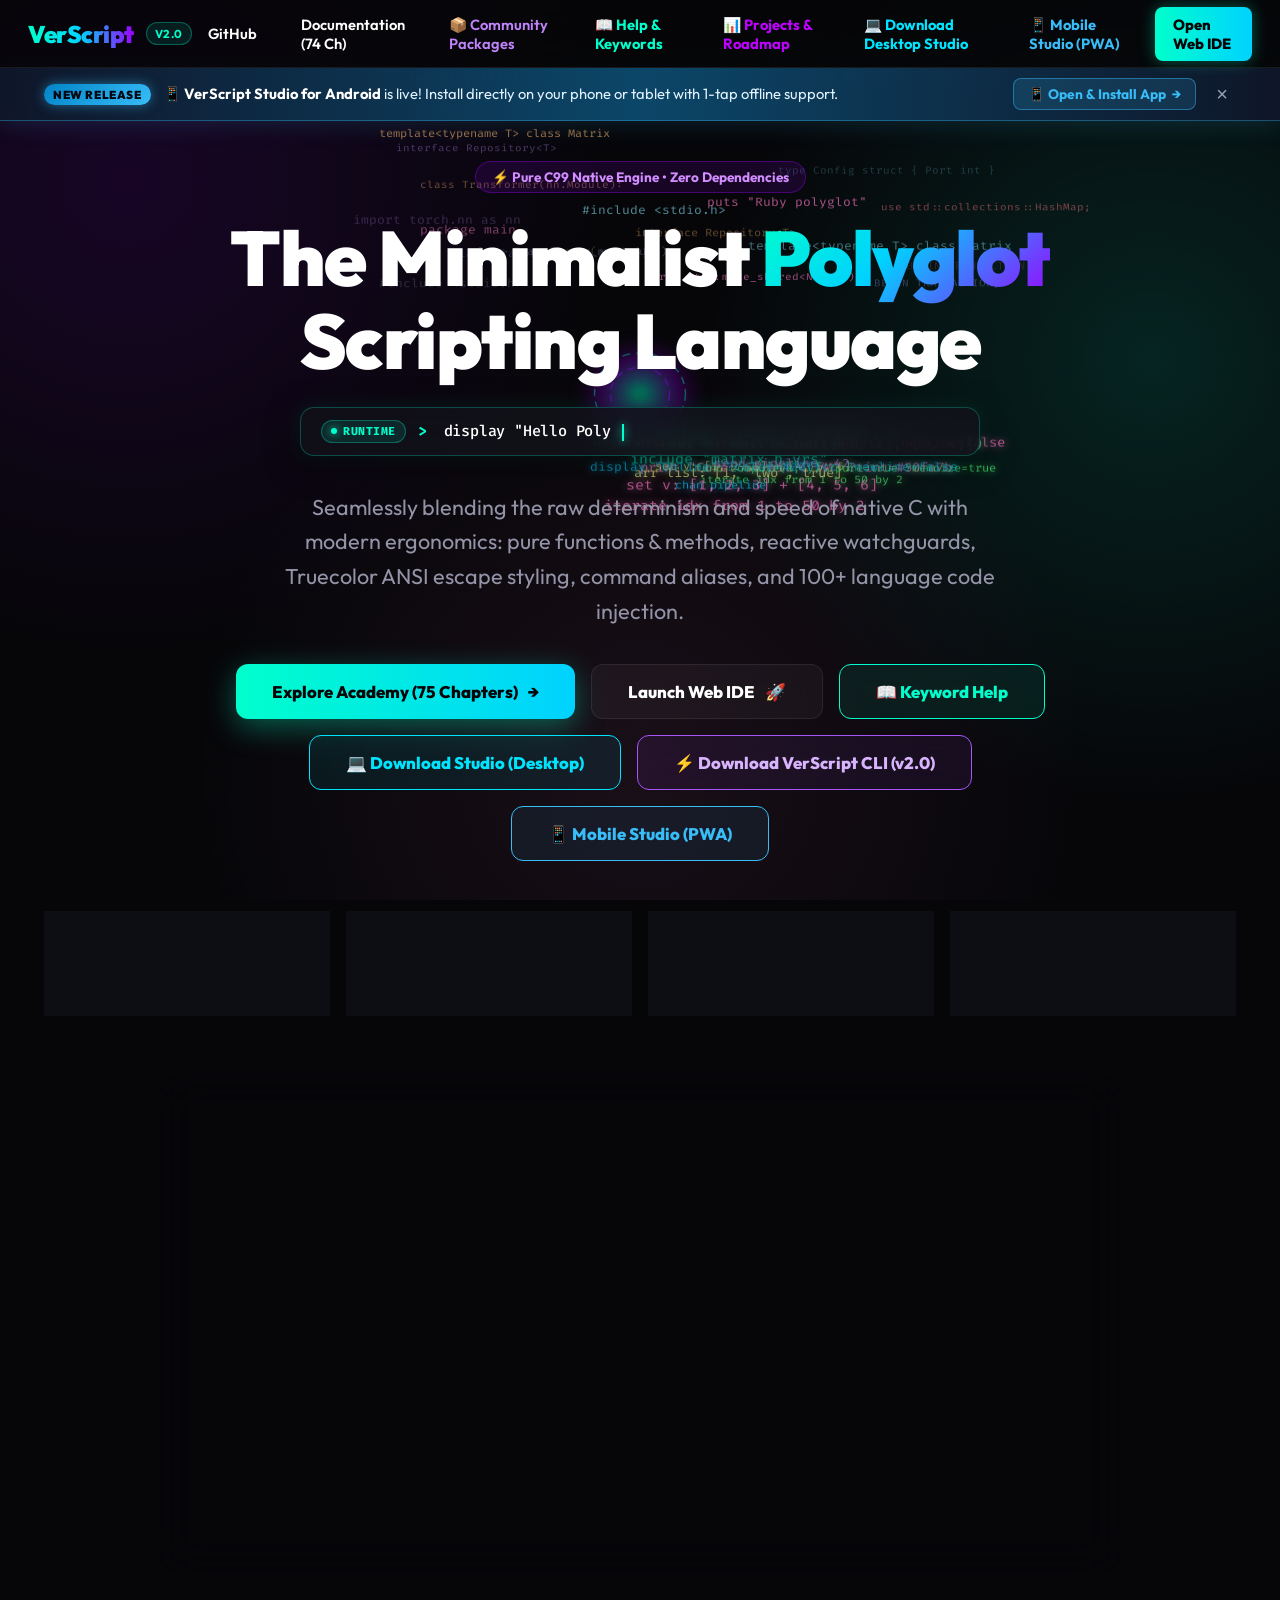
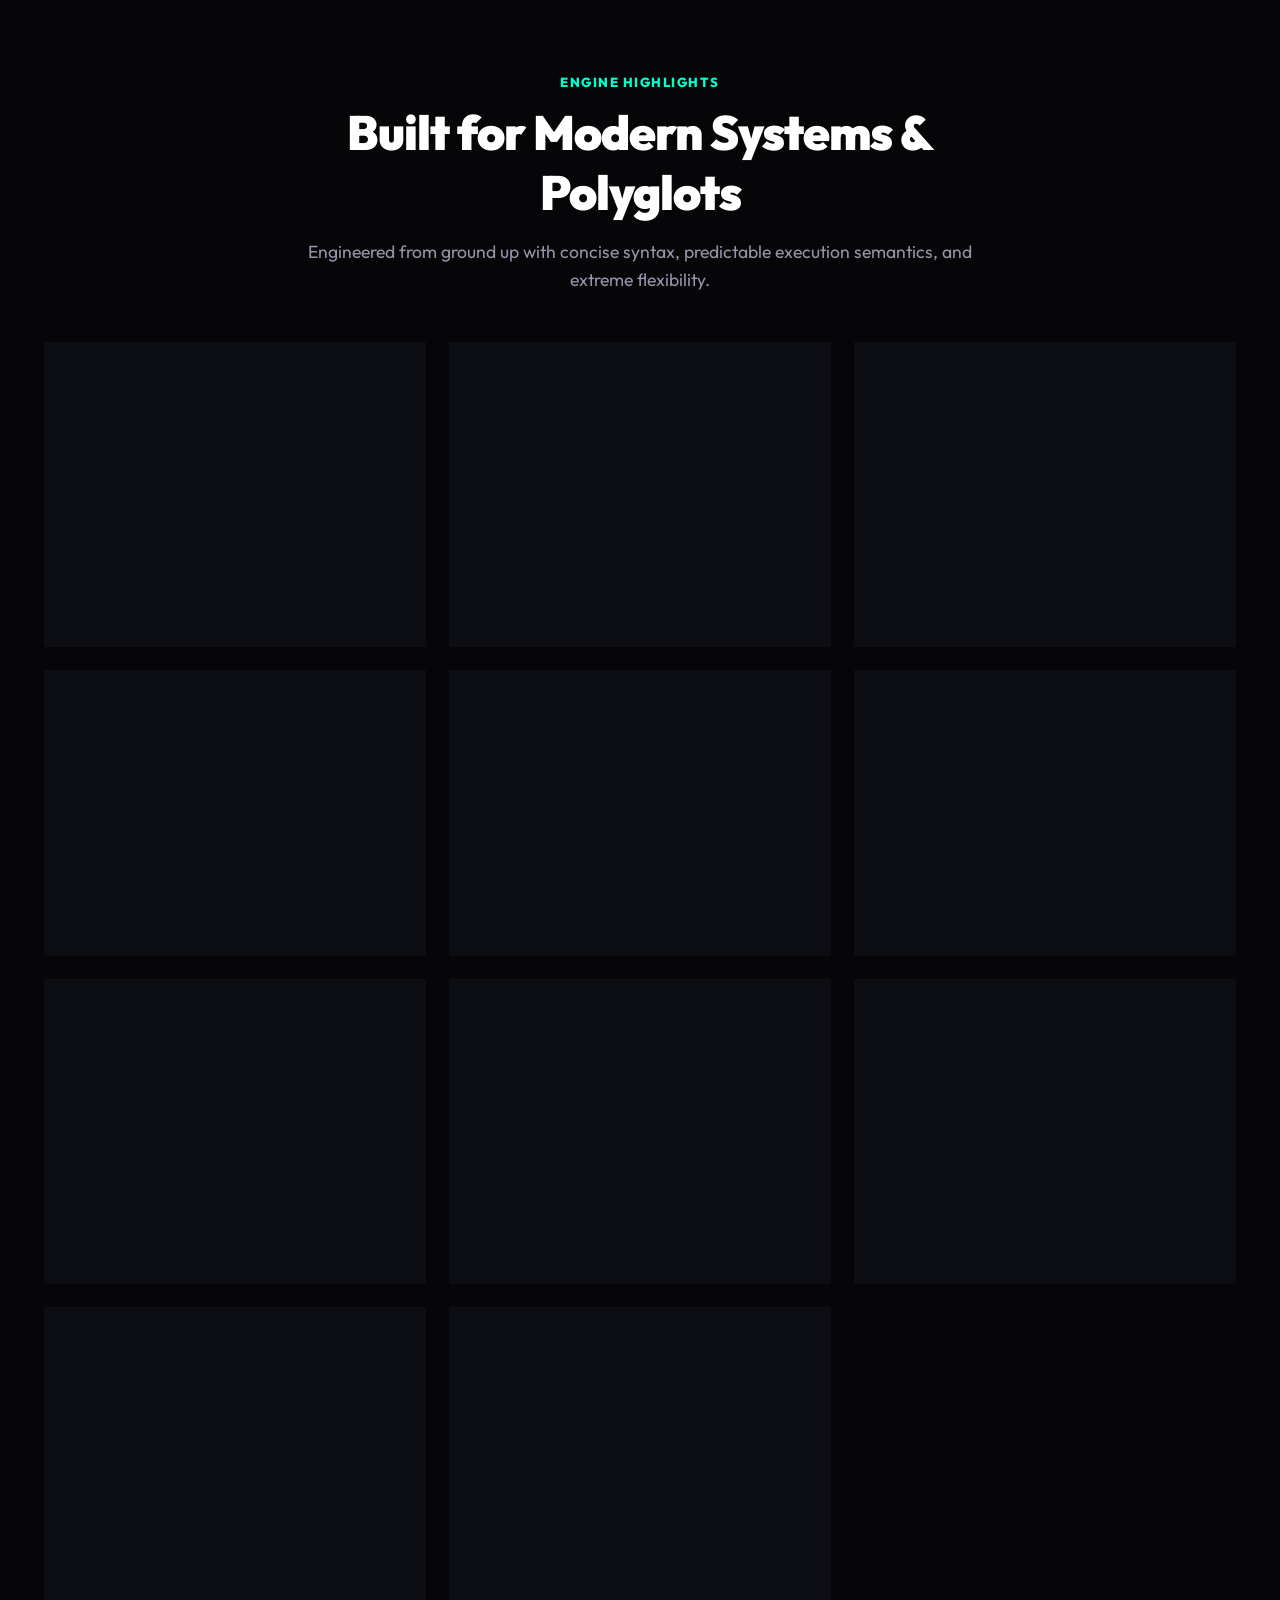
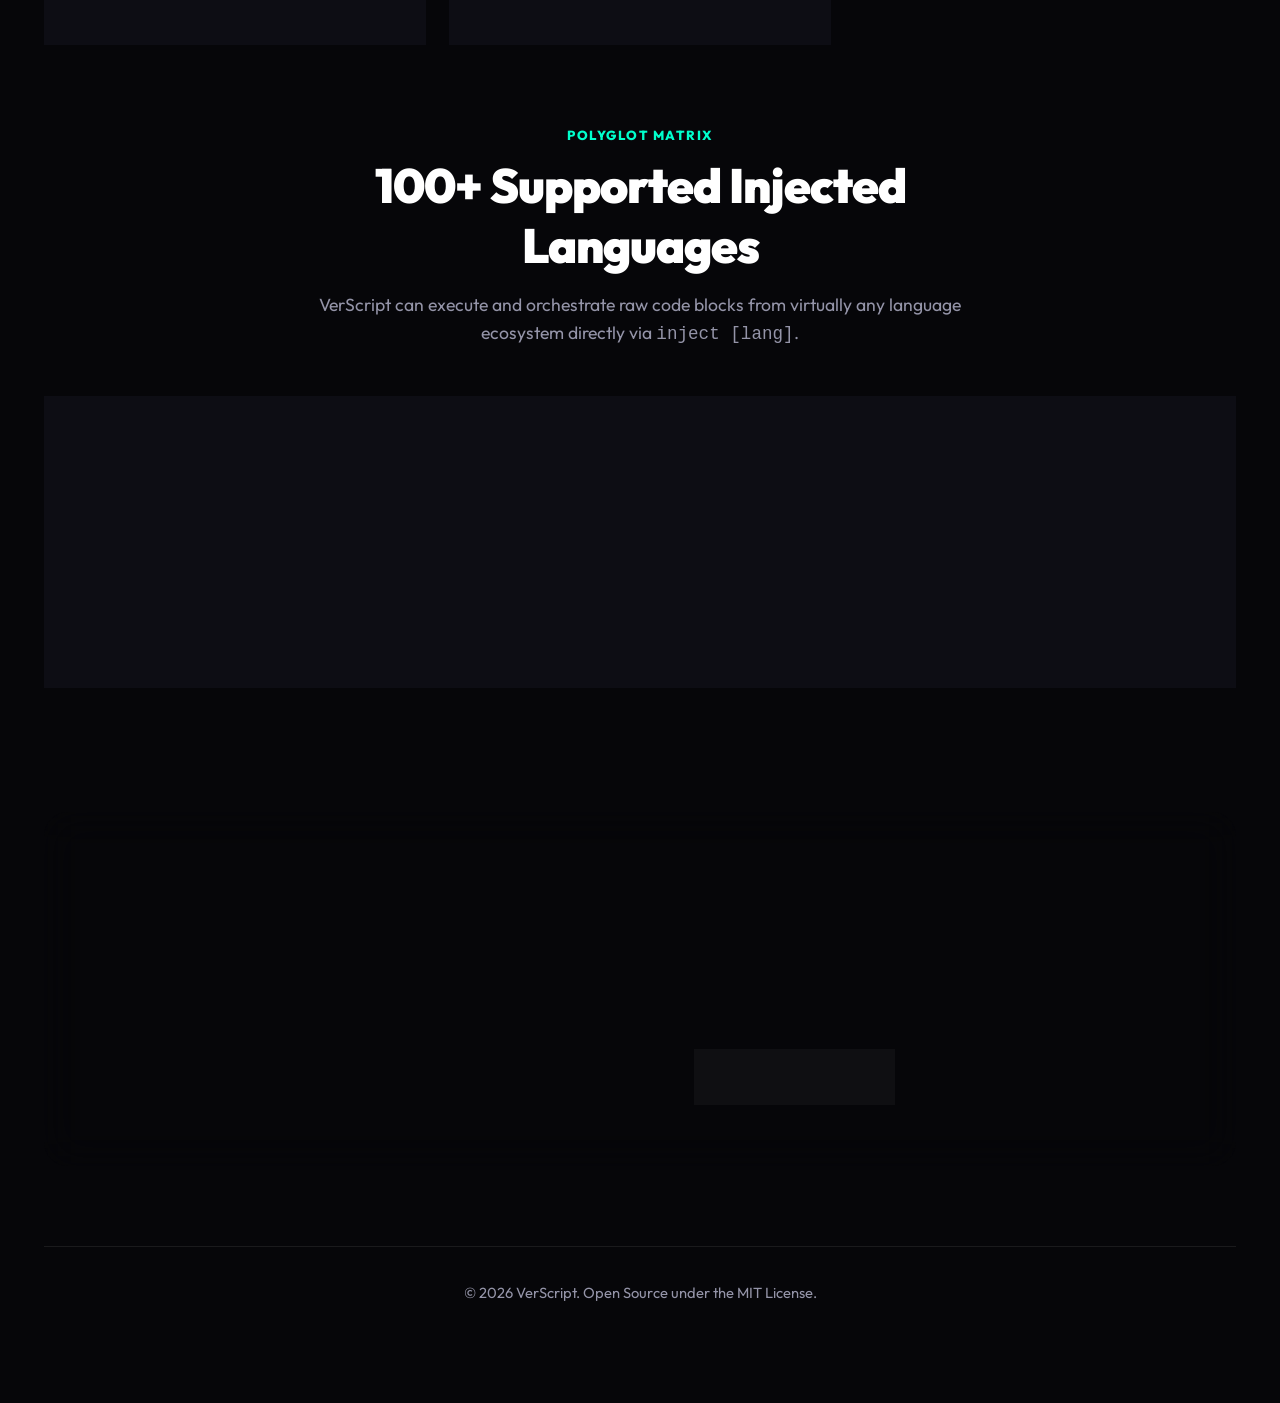
<file: index.html>
<!DOCTYPE html>
<html lang="en">
<head>
    <meta charset="UTF-8">
    <meta name="viewport" content="width=device-width, initial-scale=1.0, maximum-scale=1.0, user-scalable=no, viewport-fit=cover">
    <meta name="description" content="VerScript — Minimalist C-based polyglot scripting language featuring reactive watchdogs, Truecolor ANSI attributes, command aliasing, and 100+ language injection.">
    <title>VerScript | Minimalist Native Polyglot Scripting Language</title>
    <link rel="preconnect" href="https://fonts.googleapis.com">
    <link rel="preconnect" href="https://fonts.gstatic.com" crossorigin>
    <link href="https://fonts.googleapis.com/css2?family=Fira+Code:wght@400;500;700&family=Outfit:wght@300;400;500;600;700;800;900&display=swap" rel="stylesheet">
    <style>
        :root {
            --bg-color: #060609;
            --surface-card: rgba(18, 18, 26, 0.7);
            --surface-border: rgba(255, 255, 255, 0.08);
            --primary: #00FFCC;
            --primary-glow: rgba(0, 255, 204, 0.35);
            --secondary: #9D00FF;
            --secondary-glow: rgba(157, 0, 255, 0.35);
            --accent-pink: #FF79C6;
            --accent-yellow: #F1FA8C;
            --accent-green: #50FA7B;
            --text-main: #FFFFFF;
            --text-muted: #9494A8;
        }

        *, *::before, *::after { box-sizing: border-box; }

        html {
            overflow-x: hidden;
            width: 100%;
            max-width: 100vw;
            -webkit-text-size-adjust: 100%;
            touch-action: pan-y;
            scroll-behavior: smooth;
        }

        body {
            background-color: var(--bg-color);
            color: var(--text-main);
            font-family: 'Outfit', -apple-system, BlinkMacSystemFont, sans-serif;
            margin: 0;
            padding: 0;
            overflow-x: hidden;
            width: 100%;
            max-width: 100vw;
            touch-action: pan-y;
            -webkit-font-smoothing: antialiased;
            background-image: 
                radial-gradient(circle at 10% 20%, rgba(157, 0, 255, 0.12), transparent 35%),
                radial-gradient(circle at 90% 40%, rgba(0, 255, 204, 0.12), transparent 35%),
                radial-gradient(circle at 50% 85%, rgba(255, 121, 198, 0.08), transparent 45%);
            background-attachment: fixed;
        }

        /* ═══════════════════════════════════════════════════════════
           NAVBAR
        ═══════════════════════════════════════════════════════════ */
        nav {
            position: fixed;
            top: 0;
            width: 100%;
            height: 68px;
            padding: 0 28px;
            display: flex;
            justify-content: space-between;
            align-items: center;
            background: rgba(6, 6, 9, 0.85);
            backdrop-filter: blur(20px);
            -webkit-backdrop-filter: blur(20px);
            border-bottom: 1px solid var(--surface-border);
            z-index: 100;
        }

        .logo-group {
            display: flex;
            align-items: center;
            gap: 12px;
            text-decoration: none;
        }

        .logo {
            font-size: 1.5rem;
            font-weight: 900;
            letter-spacing: -0.5px;
            background: linear-gradient(90deg, var(--primary), #00d2ff, var(--secondary));
            -webkit-background-clip: text;
            -webkit-text-fill-color: transparent;
            background-clip: text;
        }

        .logo-pill {
            background: rgba(0, 255, 204, 0.1);
            color: var(--primary);
            font-size: 0.72rem;
            font-weight: 700;
            padding: 3px 8px;
            border-radius: 20px;
            border: 1px solid rgba(0, 255, 204, 0.3);
            text-transform: uppercase;
            letter-spacing: 0.5px;
        }

        .nav-links {
            display: flex;
            gap: 12px;
            align-items: center;
        }

        .nav-link {
            color: var(--text-main);
            text-decoration: none;
            padding: 8px 16px;
            font-weight: 600;
            font-size: 0.92rem;
            transition: all 0.25s ease;
            border-radius: 8px;
        }
        .nav-link:hover {
            color: var(--primary);
            background: rgba(255, 255, 255, 0.04);
        }

        .nav-btn-highlight {
            background: linear-gradient(90deg, var(--primary), #00d2ff);
            color: #060609 !important;
            font-weight: 800;
            padding: 8px 18px;
            border-radius: 8px;
            box-shadow: 0 0 16px var(--primary-glow);
            transition: transform 0.25s, box-shadow 0.25s;
        }
        .nav-btn-highlight:hover {
            transform: translateY(-2px);
            box-shadow: 0 0 24px var(--primary-glow);
        }

        .hamburger {
            display: none;
            flex-direction: column;
            justify-content: center;
            gap: 5px;
            cursor: pointer;
            background: none;
            border: 1px solid var(--surface-border);
            border-radius: 8px;
            padding: 8px 10px;
            z-index: 200;
        }
        .hamburger span {
            display: block;
            width: 22px;
            height: 2px;
            background: var(--text-main);
            border-radius: 2px;
            transition: all 0.3s ease;
        }
        .hamburger.open span:nth-child(1) { transform: translateY(7px) rotate(45deg); }
        .hamburger.open span:nth-child(2) { opacity: 0; }
        .hamburger.open span:nth-child(3) { transform: translateY(-7px) rotate(-45deg); }

        .mobile-menu {
            display: none;
            position: fixed;
            top: 0; left: 0; right: 0; bottom: 0;
            background: rgba(6, 6, 9, 0.96);
            backdrop-filter: blur(28px);
            -webkit-backdrop-filter: blur(28px);
            flex-direction: column;
            justify-content: space-between;
            padding: 16px 20px calc(24px + env(safe-area-inset-bottom, 0px));
            z-index: 150;
            opacity: 0;
            pointer-events: none;
            transition: opacity 0.25s ease;
        }
        .mobile-menu.open {
            display: flex;
            opacity: 1;
            pointer-events: auto;
        }
        .mobile-menu-header {
            display: flex;
            justify-content: space-between;
            align-items: center;
            padding-bottom: 16px;
            border-bottom: 1px solid var(--surface-border);
        }
        .mobile-menu-logo {
            display: flex;
            align-items: center;
            gap: 10px;
        }
        .mobile-menu-close {
            width: 44px;
            height: 44px;
            min-width: 44px;
            min-height: 44px;
            border-radius: 12px;
            background: rgba(255, 255, 255, 0.08);
            border: 1px solid var(--surface-border);
            color: var(--text-main);
            font-size: 1.3rem;
            display: flex;
            align-items: center;
            justify-content: center;
            cursor: pointer;
            touch-action: manipulation;
            transition: all 0.2s;
        }
        .mobile-menu-close:active {
            transform: scale(0.92);
            background: rgba(239, 71, 111, 0.2);
            color: #ef476f;
        }
        .mobile-menu-links {
            display: flex;
            flex-direction: column;
            gap: 10px;
            margin: 20px 0;
            flex: 1;
            overflow-y: auto;
        }
        .mobile-menu-item {
            display: flex;
            align-items: center;
            justify-content: space-between;
            min-height: 56px;
            padding: 12px 18px;
            border-radius: 14px;
            background: rgba(255, 255, 255, 0.03);
            border: 1px solid var(--surface-border);
            color: var(--text-main);
            text-decoration: none;
            font-size: 1.05rem;
            font-weight: 700;
            transition: all 0.2s;
            touch-action: manipulation;
        }
        .mobile-menu-item:active {
            transform: scale(0.97);
            background: rgba(0, 255, 204, 0.1);
            border-color: var(--primary);
        }
        .mobile-menu-item.active {
            border-color: rgba(0, 255, 204, 0.4);
            background: rgba(0, 255, 204, 0.08);
            color: var(--primary);
        }
        .mobile-menu-item.highlight {
            background: linear-gradient(90deg, rgba(0, 255, 204, 0.15), rgba(0, 210, 255, 0.15));
            border-color: rgba(0, 255, 204, 0.4);
            color: var(--primary);
        }
        .menu-item-left {
            display: flex;
            align-items: center;
            gap: 12px;
        }
        .menu-item-icon {
            font-size: 1.25rem;
        }
        .menu-item-arrow {
            font-size: 1.3rem;
            color: var(--text-muted);
        }
        .menu-item-badge {
            font-family: 'Fira Code', monospace;
            font-size: 0.78rem;
            padding: 3px 8px;
            border-radius: 10px;
            background: rgba(157, 0, 255, 0.2);
            color: #d18dff;
            border: 1px solid rgba(157, 0, 255, 0.4);
        }
        .mobile-menu-footer {
            padding-top: 12px;
            border-top: 1px solid var(--surface-border);
        }
        .mobile-menu-cta {
            display: flex;
            align-items: center;
            justify-content: center;
            min-height: 52px;
            border-radius: 14px;
            background: linear-gradient(90deg, var(--primary), #00d2ff);
            color: #060609;
            font-weight: 800;
            font-size: 1rem;
            text-decoration: none;
            box-shadow: 0 4px 20px var(--primary-glow);
            touch-action: manipulation;
        }
        .mobile-menu-cta:active {
            transform: scale(0.97);
        }

        /* ═══════════════════════════════════════════════════════════
           MOBILE APP ANNOUNCEMENT BANNER
        ═══════════════════════════════════════════════════════════ */
        .mobile-app-banner {
            position: relative;
            z-index: 90;
            margin-top: 68px;
            width: 100%;
            background: linear-gradient(90deg, rgba(15, 23, 42, 0.95), rgba(12, 74, 110, 0.95), rgba(15, 23, 42, 0.95));
            border-bottom: 1px solid rgba(56, 189, 248, 0.35);
            box-shadow: 0 4px 25px rgba(56, 189, 248, 0.15);
            backdrop-filter: blur(16px);
            -webkit-backdrop-filter: blur(16px);
            transition: all 0.3s ease;
        }
        .banner-inner {
            max-width: 1240px;
            margin: 0 auto;
            padding: 10px 24px;
            display: flex;
            align-items: center;
            justify-content: space-between;
            gap: 16px;
            flex-wrap: wrap;
        }
        .banner-left {
            display: flex;
            align-items: center;
            gap: 12px;
            flex: 1;
            min-width: 260px;
        }
        .banner-tag {
            background: linear-gradient(135deg, #0284c7, #38bdf8);
            color: #030712;
            font-size: 0.72rem;
            font-weight: 900;
            padding: 3px 9px;
            border-radius: 20px;
            letter-spacing: 0.6px;
            text-transform: uppercase;
            box-shadow: 0 0 12px rgba(56, 189, 248, 0.5);
            white-space: nowrap;
        }
        .banner-msg {
            font-size: 0.92rem;
            color: #e0f2fe;
            line-height: 1.4;
        }
        .banner-msg strong {
            color: #ffffff;
        }
        .banner-right {
            display: flex;
            align-items: center;
            gap: 12px;
        }
        .banner-cta {
            display: inline-flex;
            align-items: center;
            gap: 6px;
            background: rgba(56, 189, 248, 0.15);
            border: 1px solid rgba(56, 189, 248, 0.45);
            color: #38bdf8;
            font-size: 0.86rem;
            font-weight: 700;
            padding: 6px 14px;
            border-radius: 8px;
            text-decoration: none;
            transition: all 0.2s;
            white-space: nowrap;
        }
        .banner-cta:hover {
            background: #38bdf8;
            color: #030712;
            box-shadow: 0 0 16px rgba(56, 189, 248, 0.4);
            transform: translateY(-1px);
        }
        .banner-close-btn {
            background: none;
            border: none;
            color: #94a3b8;
            font-size: 1.25rem;
            cursor: pointer;
            padding: 4px 8px;
            border-radius: 6px;
            line-height: 1;
            transition: all 0.2s;
        }
        .banner-close-btn:hover {
            color: #ffffff;
            background: rgba(255, 255, 255, 0.1);
        }

        /* ═══════════════════════════════════════════════════════════
           ANTIGRAVITY.GOOGLE-STYLE TYPING ANIMATION
        ═══════════════════════════════════════════════════════════ */
        .hero-typing-box {
            display: flex;
            align-items: center;
            gap: 12px;
            background: rgba(18, 18, 26, 0.85);
            border: 1px solid rgba(0, 255, 204, 0.25);
            box-shadow: 0 8px 32px rgba(0, 0, 0, 0.5), 0 0 20px rgba(0, 255, 204, 0.1);
            border-radius: 14px;
            padding: 12px 20px;
            margin: 0 auto 34px;
            max-width: 680px;
            width: 100%;
            box-sizing: border-box;
            backdrop-filter: blur(16px);
            -webkit-backdrop-filter: blur(16px);
            font-family: 'Fira Code', monospace;
            text-align: left;
            overflow: hidden;
        }
        .typing-pill {
            display: inline-flex;
            align-items: center;
            gap: 6px;
            background: rgba(0, 255, 204, 0.1);
            border: 1px solid rgba(0, 255, 204, 0.3);
            border-radius: 20px;
            padding: 3px 9px;
            font-size: 0.72rem;
            font-weight: 700;
            color: var(--primary);
            letter-spacing: 0.5px;
            text-transform: uppercase;
            flex-shrink: 0;
        }
        .typing-dot {
            width: 6px;
            height: 6px;
            border-radius: 50%;
            background: var(--primary);
            box-shadow: 0 0 8px var(--primary);
            animation: pulseDot 1.5s infinite;
        }
        @keyframes pulseDot {
            0%, 100% { opacity: 1; transform: scale(1); }
            50% { opacity: 0.4; transform: scale(0.85); }
        }
        .typing-content {
            display: inline-block;
            flex: 1;
            font-size: 0.95rem;
            color: #ffffff;
            white-space: normal;
            overflow-wrap: break-word;
            overflow-wrap: anywhere;
            line-height: 1.45;
        }
        .typing-prefix {
            color: var(--primary);
            font-weight: 700;
            margin-right: 8px;
            user-select: none;
        }
        .typing-text {
            color: #ffffff;
            font-weight: 500;
            letter-spacing: -0.2px;
        }
        .typing-cursor {
            display: inline-block;
            width: 2px;
            height: 1.15em;
            background: var(--primary);
            margin-left: 2px;
            box-shadow: 0 0 8px var(--primary);
            animation: blinkCaret 0.8s infinite;
            vertical-align: middle;
        }
        @keyframes blinkCaret {
            0%, 49% { opacity: 1; }
            50%, 100% { opacity: 0; }
        }

        /* ═══════════════════════════════════════════════════════════
           CONTAINER & HERO
        ═══════════════════════════════════════════════════════════ */
        .container {
            max-width: 1240px;
            margin: 0 auto;
            padding: 40px 24px 80px;
            display: flex;
            flex-direction: column;
            align-items: center;
            position: relative;
        }

        .canvas-bg {
            position: absolute;
            top: 0;
            left: 0;
            width: 100%;
            height: 850px;
            pointer-events: none;
            z-index: 1;
        }

        .hero-section {
            position: relative;
            z-index: 10;
            text-align: center;
            max-width: 900px;
            margin: 0 auto;
        }

        .hero-badge {
            display: inline-flex;
            align-items: center;
            gap: 8px;
            background: rgba(157, 0, 255, 0.12);
            border: 1px solid rgba(157, 0, 255, 0.35);
            padding: 6px 16px;
            border-radius: 30px;
            font-size: 0.85rem;
            font-weight: 700;
            color: #d18dff;
            margin-bottom: 24px;
            animation: pulseGlow 3s infinite alternate;
        }
        @keyframes pulseGlow {
            0% { box-shadow: 0 0 10px rgba(157, 0, 255, 0.2); }
            100% { box-shadow: 0 0 25px rgba(157, 0, 255, 0.5); }
        }

        h1.hero-title {
            font-size: clamp(2.6rem, 7vw, 4.8rem);
            font-weight: 900;
            line-height: 1.08;
            margin: 0 0 24px 0;
            letter-spacing: -1.5px;
        }
        h1.hero-title .gradient-text {
            background: linear-gradient(135deg, var(--primary) 0%, #00d2ff 45%, var(--secondary) 100%);
            -webkit-background-clip: text;
            -webkit-text-fill-color: transparent;
            background-clip: text;
        }

        p.hero-tagline {
            font-size: clamp(1.05rem, 2.8vw, 1.35rem);
            color: var(--text-muted);
            line-height: 1.6;
            margin: 0 auto 36px;
            max-width: 720px;
            font-weight: 400;
        }

        .cta-group {
            display: flex;
            flex-wrap: wrap;
            gap: 16px;
            justify-content: center;
            width: 100%;
        }

        .cta-btn {
            display: inline-flex;
            align-items: center;
            justify-content: center;
            gap: 10px;
            padding: 16px 36px;
            font-size: 1.05rem;
            font-weight: 800;
            border-radius: 12px;
            text-decoration: none;
            transition: all 0.3s cubic-bezier(0.4, 0, 0.2, 1);
            min-width: 200px;
        }

        .cta-btn-primary {
            background: linear-gradient(90deg, var(--primary), #00d2ff);
            color: #060609;
            box-shadow: 0 8px 30px var(--primary-glow);
        }
        .cta-btn-primary:hover {
            transform: translateY(-3px) scale(1.02);
            box-shadow: 0 12px 40px var(--primary-glow);
        }

        .cta-btn-secondary {
            background: rgba(255, 255, 255, 0.04);
            border: 1px solid var(--surface-border);
            color: var(--text-main);
            backdrop-filter: blur(12px);
        }
        .cta-btn-secondary:hover {
            transform: translateY(-3px);
            border-color: var(--primary);
            color: var(--primary);
            background: rgba(0, 255, 204, 0.06);
            box-shadow: 0 8px 30px rgba(0, 255, 204, 0.15);
        }

        /* ═══════════════════════════════════════════════════════════
           METRICS STATS ROW
        ═══════════════════════════════════════════════════════════ */
        .stats-grid {
            display: grid;
            grid-template-columns: repeat(4, 1fr);
            gap: 16px;
            width: 100%;
            margin-top: 50px;
            position: relative;
            z-index: 10;
        }

        .stat-card {
            background: var(--surface-card);
            border: 1px solid var(--surface-border);
            border-radius: 14px;
            padding: 20px;
            text-align: center;
            backdrop-filter: blur(16px);
            -webkit-backdrop-filter: blur(16px);
            transition: transform 0.3s, border-color 0.3s;
        }
        .stat-card:hover {
            transform: translateY(-4px);
            border-color: rgba(0, 255, 204, 0.3);
        }
        .stat-number {
            font-size: 2rem;
            font-weight: 900;
            color: var(--primary);
            margin-bottom: 4px;
            letter-spacing: -0.5px;
        }
        .stat-label {
            font-size: 0.85rem;
            color: var(--text-muted);
            font-weight: 500;
            text-transform: uppercase;
            letter-spacing: 0.5px;
        }

        /* ═══════════════════════════════════════════════════════════
           INTERACTIVE CODE PLAYGROUND WINDOW
        ═══════════════════════════════════════════════════════════ */
        .code-window-container {
            width: 100%;
            max-width: 960px;
            margin: 60px auto 0;
            position: relative;
            z-index: 15;
        }

        .code-window {
            background: #0b0c10;
            border: 1px solid rgba(255, 255, 255, 0.1);
            border-radius: 16px;
            box-shadow: 0 25px 60px rgba(0, 0, 0, 0.6), 0 0 35px rgba(0, 255, 204, 0.08);
            overflow: hidden;
            backdrop-filter: blur(20px);
            -webkit-backdrop-filter: blur(20px);
        }

        .window-topbar {
            background: rgba(20, 20, 28, 0.85);
            padding: 12px 18px;
            display: flex;
            justify-content: space-between;
            align-items: center;
            border-bottom: 1px solid rgba(255, 255, 255, 0.06);
        }

        .window-dots {
            display: flex;
            gap: 8px;
            align-items: center;
        }
        .dot {
            width: 12px;
            height: 12px;
            border-radius: 50%;
        }
        .dot-red { background: #FF5F56; }
        .dot-yellow { background: #FFBD2E; }
        .dot-green { background: #27C93F; }

        .window-tabs {
            display: flex;
            gap: 6px;
        }
        .tab-btn {
            background: transparent;
            border: none;
            color: var(--text-muted);
            font-family: 'Fira Code', monospace;
            font-size: 0.82rem;
            padding: 6px 14px;
            border-radius: 6px;
            cursor: pointer;
            transition: all 0.2s;
        }
        .tab-btn.active {
            background: rgba(255, 255, 255, 0.08);
            color: var(--primary);
            font-weight: 700;
        }

        .window-actions {
            display: flex;
            gap: 10px;
        }
        .action-run-btn {
            background: linear-gradient(90deg, #50fa7b, #00ffcc);
            color: #060609;
            border: none;
            padding: 6px 16px;
            border-radius: 6px;
            font-size: 0.82rem;
            font-weight: 800;
            cursor: pointer;
            display: flex;
            align-items: center;
            gap: 6px;
            transition: all 0.2s;
            box-shadow: 0 0 12px rgba(80, 250, 123, 0.3);
        }
        .action-run-btn:hover {
            transform: scale(1.04);
            box-shadow: 0 0 20px rgba(80, 250, 123, 0.6);
        }

        .code-editor-area {
            position: relative;
        }

        pre.code-view {
            margin: 0;
            padding: 24px;
            font-family: 'Fira Code', monospace;
            font-size: 0.92rem;
            line-height: 1.65;
            color: #f8f8f2;
            background: transparent;
            overflow-x: auto;
            max-height: 440px;
            overflow-y: auto;
        }

        /* Syntax Highlight Palette */
        .token-comment { color: #a9b7d6; font-style: italic; }
        .token-keyword { color: #ff79c6; font-weight: 700; }
        .token-string { color: #f1fa8c; }
        .token-number { color: #bd93f9; }
        .token-operator { color: #50fa7b; }
        .token-attribute { color: #00ffcc; font-weight: 600; }
        .token-hex { color: #ff79c6; font-weight: bold; }

        /* Terminal Output Drawer */
        .terminal-drawer {
            background: #050508;
            border-top: 1px solid rgba(0, 255, 204, 0.2);
            padding: 18px 24px;
            font-family: 'Fira Code', monospace;
            font-size: 0.88rem;
            line-height: 1.5;
            display: none;
            animation: slideDown 0.3s ease-out;
        }
        .terminal-drawer.open { display: block; }
        @keyframes slideDown {
            from { opacity: 0; transform: translateY(-8px); }
            to { opacity: 1; transform: translateY(0); }
        }

        .terminal-header {
            font-size: 0.75rem;
            text-transform: uppercase;
            letter-spacing: 1px;
            color: var(--primary);
            margin-bottom: 8px;
            display: flex;
            align-items: center;
            gap: 8px;
            font-weight: 700;
        }

        .terminal-body {
            color: #d8dee9;
            white-space: pre-wrap;
            overflow-wrap: break-word;
        }

        /* ═══════════════════════════════════════════════════════════
           FEATURES SECTION
        ═══════════════════════════════════════════════════════════ */
        .section-header {
            text-align: center;
            margin: 100px auto 48px;
            max-width: 700px;
        }
        .section-tag {
            color: var(--primary);
            font-size: 0.82rem;
            font-weight: 800;
            text-transform: uppercase;
            letter-spacing: 1.5px;
            margin-bottom: 12px;
            display: inline-block;
        }
        .section-title {
            font-size: clamp(2rem, 5vw, 3rem);
            font-weight: 900;
            letter-spacing: -1px;
            margin: 0 0 16px;
        }
        .section-desc {
            color: var(--text-muted);
            font-size: 1.1rem;
            line-height: 1.6;
            margin: 0;
        }

        .features-grid {
            display: grid;
            grid-template-columns: repeat(auto-fit, minmax(340px, 1fr));
            gap: 24px;
            width: 100%;
            position: relative;
            z-index: 10;
        }

        .feature-card {
            background: var(--surface-card);
            border: 1px solid var(--surface-border);
            border-radius: 18px;
            padding: 32px 28px;
            text-align: left;
            backdrop-filter: blur(16px);
            -webkit-backdrop-filter: blur(16px);
            transition: all 0.35s cubic-bezier(0.4, 0, 0.2, 1);
            position: relative;
            overflow: hidden;
        }
        .feature-card::before {
            content: '';
            position: absolute;
            top: 0; left: 0;
            width: 100%; height: 3px;
            background: linear-gradient(90deg, var(--secondary), var(--primary));
            transform: scaleX(0);
            transform-origin: left;
            transition: transform 0.35s ease;
        }
        .feature-card:hover {
            transform: translateY(-6px);
            border-color: rgba(0, 255, 204, 0.35);
            box-shadow: 0 16px 40px rgba(0, 0, 0, 0.5), 0 0 25px rgba(0, 255, 204, 0.1);
        }
        .feature-card:hover::before { transform: scaleX(1); }

        .feature-icon-badge {
            font-size: 1.8rem;
            margin-bottom: 16px;
            display: inline-block;
        }
        .feature-card h3 {
            font-size: 1.3rem;
            font-weight: 800;
            color: var(--text-main);
            margin: 0 0 12px;
            letter-spacing: -0.3px;
        }
        .feature-card p {
            color: var(--text-muted);
            font-size: 0.96rem;
            line-height: 1.6;
            margin: 0 0 16px;
            font-weight: 400;
        }
        .feature-snippet {
            background: rgba(0, 0, 0, 0.4);
            border: 1px solid rgba(255, 255, 255, 0.05);
            border-radius: 8px;
            padding: 10px 14px;
            font-family: 'Fira Code', monospace;
            font-size: 0.82rem;
            color: var(--primary);
        }

        /* ═══════════════════════════════════════════════════════════
           CALL TO ACTION BANNER
        ═══════════════════════════════════════════════════════════ */
        .cta-banner {
            width: 100%;
            margin-top: 100px;
            background: linear-gradient(135deg, rgba(157, 0, 255, 0.15) 0%, rgba(0, 255, 204, 0.15) 100%);
            border: 1px solid rgba(0, 255, 204, 0.25);
            border-radius: 24px;
            padding: 60px 36px;
            text-align: center;
            position: relative;
            overflow: hidden;
            box-shadow: 0 20px 50px rgba(0, 0, 0, 0.5);
            backdrop-filter: blur(20px);
        }
        .cta-banner h2 {
            font-size: clamp(2rem, 4.5vw, 3rem);
            font-weight: 900;
            margin: 0 0 16px;
            letter-spacing: -1px;
        }
        .cta-banner p {
            color: var(--text-muted);
            font-size: 1.15rem;
            max-width: 600px;
            margin: 0 auto 32px;
        }

        /* ═══════════════════════════════════════════════════════════
           FOOTER
        ═══════════════════════════════════════════════════════════ */
        footer {
            margin-top: 80px;
            padding: 36px 24px;
            color: var(--text-muted);
            border-top: 1px solid var(--surface-border);
            width: 100%;
            text-align: center;
            font-size: 0.92rem;
        }

        /* ═══════════════════════════════════════════════════════════
           MOBILE BREAKPOINTS (GitHub Mobile Ergonomics)
        ═══════════════════════════════════════════════════════════ */
        @media (max-width: 860px) {
            .nav-links { display: none; }
            .hamburger {
                display: flex;
                width: 44px;
                height: 44px;
                min-width: 44px;
                min-height: 44px;
                align-items: center;
                justify-content: center;
                touch-action: manipulation;
                background: rgba(255, 255, 255, 0.04);
                border-radius: 10px;
            }
            .hamburger:active {
                transform: scale(0.92);
                background: rgba(0, 255, 204, 0.12);
            }

            .container { padding: 86px 16px calc(50px + env(safe-area-inset-bottom, 0px)); }
            .hero-badge { font-size: 0.78rem; padding: 6px 12px; }
            h1.hero-title {
                font-size: 2.25rem;
                letter-spacing: -0.8px;
                margin-bottom: 16px;
            }
            p.hero-tagline {
                font-size: 1.05rem;
                margin-bottom: 28px;
            }
            .hero-typing-box {
                padding: 10px 14px;
                margin: 0 auto 24px;
                max-width: 100%;
                width: 100%;
                box-sizing: border-box;
                gap: 8px;
            }
            .typing-pill {
                font-size: 0.68rem;
                padding: 2px 7px;
            }
            .typing-content {
                font-size: 0.84rem;
                white-space: normal;
                overflow-wrap: break-word;
                overflow-wrap: anywhere;
                line-height: 1.4;
            }
            .stats-grid {
                grid-template-columns: repeat(2, 1fr);
                gap: 12px;
                margin-top: 36px;
            }
            .stat-card {
                padding: 16px 12px;
                border-radius: 14px;
            }
            .stat-number {
                font-size: 1.85rem;
            }
            .stat-label {
                font-size: 0.75rem;
            }
            .features-grid { grid-template-columns: 1fr; gap: 16px; }

            .cta-group { flex-direction: column; width: 100%; gap: 12px; }
            .cta-btn {
                width: 100%;
                min-height: 54px;
                padding: 16px 20px;
                font-size: 1.02rem;
                border-radius: 14px;
                touch-action: manipulation;
            }
            .cta-btn:active {
                transform: scale(0.97);
            }

            .code-window-container {
                margin-top: 40px;
            }
            .window-topbar {
                flex-direction: column;
                gap: 12px;
                align-items: stretch;
                padding: 12px 14px;
            }
            .window-dots {
                display: flex;
            }
            .window-tabs {
                display: flex;
                overflow-x: auto;
                -webkit-overflow-scrolling: touch;
                scrollbar-width: none;
                gap: 8px;
                padding-bottom: 4px;
            }
            .window-tabs::-webkit-scrollbar {
                display: none;
            }
            .tab-btn {
                flex-shrink: 0;
                min-height: 44px;
                padding: 8px 16px;
                font-size: 0.88rem;
                border-radius: 22px;
                background: rgba(255, 255, 255, 0.05);
                border: 1px solid rgba(255, 255, 255, 0.1);
                touch-action: manipulation;
            }
            .tab-btn.active {
                background: rgba(0, 255, 204, 0.15);
                border-color: rgba(0, 255, 204, 0.4);
                color: var(--primary);
            }
            .tab-btn:active {
                transform: scale(0.95);
            }
            .window-actions {
                width: 100%;
            }
            .action-run-btn {
                width: 100%;
                justify-content: center;
                min-height: 48px;
                font-size: 0.96rem;
                border-radius: 12px;
                touch-action: manipulation;
                box-shadow: 0 0 16px rgba(80, 250, 123, 0.4);
            }
            .action-run-btn:active {
                transform: scale(0.97);
            }
            pre.code-view {
                font-size: 0.86rem;
                padding: 18px 14px;
                max-height: 380px;
            }
            .terminal-drawer {
                padding: 14px 16px;
                font-size: 0.84rem;
            }
            .cta-banner {
                padding: 36px 18px;
                border-radius: 18px;
                margin-top: 60px;
            }
            .cta-banner h2 {
                font-size: 1.85rem;
            }
            .cta-banner p {
                font-size: 1rem;
            }
            .section-header {
                margin: 70px auto 36px;
            }
            .section-title {
                font-size: 1.95rem;
            }
        }
    </style>
</head>
<body>

    <!-- ══════════════ NAVBAR ══════════════ -->
    <nav>
        <a href="index.html" class="logo-group">
            <span class="logo">VerScript</span>
            <span class="logo-pill">v2.0</span>
        </a>
        <div class="nav-links">
            <a href="https://github.com/VerScript/VerScript" target="_blank" rel="noopener noreferrer" class="nav-link">GitHub</a>
            <a href="docs/index.html" class="nav-link">Documentation (74 Ch)</a>
            <a href="docs/libs/index.html" class="nav-link" style="color: #c084fc;">📦 Community Packages</a>
            <a href="help/index.html" class="nav-link" style="color: #00FFCC; font-weight: 700;">📖 Help & Keywords</a>
            <a href="project/index.html" class="nav-link" style="color: #bd00ff; font-weight: 700;">📊 Projects & Roadmap</a>
            <a href="https://github.com/VerScript/verscript-studio-desktop/releases/latest/download/verscript-studio-desktop-v1.3.0.zip" download="verscript-studio-desktop-v1.3.0.zip" class="nav-link" style="color: #00e5ff; font-weight: 700;">💻 Download Desktop Studio</a>
            <a href="mobile/index.html" class="nav-link" style="color: #38bdf8; font-weight: 700;">📱 Mobile Studio (PWA)</a>
            <a href="https://verscript.github.io/IDE/" target="_blank" rel="noopener noreferrer" class="nav-link nav-btn-highlight">Open Web IDE</a>
        </div>
        <button class="hamburger" id="hamburger" aria-label="Toggle menu" aria-expanded="false">
            <span></span><span></span><span></span>
        </button>
    </nav>

    <!-- ══════════════ MOBILE APP ANNOUNCEMENT BANNER ══════════════ -->
    <div class="mobile-app-banner" id="mobileAppBanner">
        <div class="banner-inner">
            <div class="banner-left">
                <span class="banner-tag">NEW RELEASE</span>
                <span class="banner-msg">📱 <strong>VerScript Studio for Android</strong> is live! Install directly on your phone or tablet with 1-tap offline support.</span>
            </div>
            <div class="banner-right">
                <a href="mobile/index.html" class="banner-cta">
                    <span>📱 Open & Install App</span> &rarr;
                </a>
                <button class="banner-close-btn" id="bannerCloseBtn" aria-label="Dismiss Announcement">&times;</button>
            </div>
        </div>
    </div>

    <!-- Mobile Drawer (GitHub Mobile Style) -->
    <div class="mobile-menu" id="mobileMenu" role="navigation" aria-label="Mobile navigation">
        <div class="mobile-menu-header">
            <div class="mobile-menu-logo">
                <span class="logo">VerScript</span>
                <span class="logo-pill">v2.0</span>
            </div>
            <button class="mobile-menu-close" id="mobileMenuClose" aria-label="Close menu">✕</button>
        </div>
        <div class="mobile-menu-links">
            <a href="index.html" class="mobile-menu-item active">
                <span class="menu-item-left">
                    <span class="menu-item-icon">🏠</span>
                    <span class="menu-item-text">Home</span>
                </span>
                <span class="menu-item-arrow">›</span>
            </a>
            <a href="mobile/index.html" class="mobile-menu-item" style="border: 1px solid rgba(56, 189, 248, 0.35); background: rgba(56, 189, 248, 0.08); color: #38bdf8;">
                <span class="menu-item-left">
                    <span class="menu-item-icon">📱</span>
                    <span class="menu-item-text">VerScript Studio for Android</span>
                </span>
                <span class="menu-item-badge" style="background: rgba(56, 189, 248, 0.2); color: #38bdf8; border-color: rgba(56, 189, 248, 0.4);">Install PWA</span>
            </a>
            <a href="help/index.html" class="mobile-menu-item" style="border: 1px solid rgba(0, 255, 204, 0.35); background: rgba(0, 255, 204, 0.08); color: #00FFCC;">
                <span class="menu-item-left">
                    <span class="menu-item-icon">📖</span>
                    <span class="menu-item-text">Keyword & Topic Help</span>
                </span>
                <span class="menu-item-badge" style="background: rgba(0, 255, 204, 0.2); color: #00FFCC; border-color: rgba(0, 255, 204, 0.4);">247 Topics</span>
            </a>
            <a href="project/index.html" class="mobile-menu-item" style="border: 1px solid rgba(189, 0, 255, 0.35); background: rgba(189, 0, 255, 0.08); color: #bd00ff;">
                <span class="menu-item-left">
                    <span class="menu-item-icon">📊</span>
                    <span class="menu-item-text">Projects & Roadmap</span>
                </span>
                <span class="menu-item-badge" style="background: rgba(189, 0, 255, 0.2); color: #bd00ff; border-color: rgba(189, 0, 255, 0.4);">Live Board</span>
            </a>
            <a href="docs/index.html" class="mobile-menu-item">
                <span class="menu-item-left">
                    <span class="menu-item-icon">📚</span>
                    <span class="menu-item-text">Documentation Academy</span>
                </span>
                <span class="menu-item-badge">74 Ch</span>
            </a>
            <a href="docs/libs/index.html" class="mobile-menu-item">
                <span class="menu-item-left">
                    <span class="menu-item-icon">📦</span>
                    <span class="menu-item-text">Community Packages Hub</span>
                </span>
                <span class="menu-item-badge" style="background: rgba(157, 0, 255, 0.2); color: #c084fc; border: 1px solid rgba(157, 0, 255, 0.4);">Ecosystem</span>
            </a>
            <a href="https://github.com/VerScript/verscript-studio-desktop/releases/latest/download/verscript-studio-desktop-v1.3.0.zip" download="verscript-studio-desktop-v1.3.0.zip" class="mobile-menu-item">
                <span class="menu-item-left">
                    <span class="menu-item-icon">💻</span>
                    <span class="menu-item-text">Download Desktop Studio (ZIP)</span>
                </span>
                <span class="menu-item-arrow">⬇</span>
            </a>
            <a href="https://github.com/VerScript/VerScript/releases/latest/download/verscript-windows-x64-v2.0.0.zip" download="verscript-windows-x64-v2.0.0.zip" class="mobile-menu-item">
                <span class="menu-item-left">
                    <span class="menu-item-icon">⚡</span>
                    <span class="menu-item-text">Download VerScript CLI (ZIP)</span>
                </span>
                <span class="menu-item-arrow">⬇</span>
            </a>
            <a href="https://verscript.github.io/IDE/" target="_blank" rel="noopener noreferrer" class="mobile-menu-item highlight">
                <span class="menu-item-left">
                    <span class="menu-item-icon">⚡</span>
                    <span class="menu-item-text">Launch Web IDE</span>
                </span>
                <span class="menu-item-arrow">↗</span>
            </a>
            <a href="https://github.com/VerScript/VerScript" target="_blank" rel="noopener noreferrer" class="mobile-menu-item">
                <span class="menu-item-left">
                    <span class="menu-item-icon">🐙</span>
                    <span class="menu-item-text">GitHub Repository</span>
                </span>
                <span class="menu-item-arrow">↗</span>
            </a>
        </div>
        <div class="mobile-menu-footer">
            <a href="docs/index.html" class="mobile-menu-cta">Explore 75 Interactive Chapters &rarr;</a>
        </div>
    </div>

    <!-- Canvas Animation Background -->
    <canvas id="neuralCanvas" class="canvas-bg"></canvas>

    <div class="container">
        <!-- ══════════════ HERO ══════════════ -->
        <div class="hero-section">
            <div class="hero-badge">⚡ Pure C99 Native Engine &bull; Zero Dependencies</div>
            <h1 class="hero-title">
                The Minimalist <span class="gradient-text">Polyglot</span> Scripting Language
            </h1>

            <!-- Antigravity-Style Dynamic Typing Terminal Box -->
            <div class="hero-typing-box" aria-label="VerScript interactive capabilities" role="region">
                <div class="typing-pill">
                    <span class="typing-dot"></span>
                    <span>RUNTIME</span>
                </div>
                <div class="typing-content">
                    <span class="typing-prefix">&gt;</span>
                    <span class="typing-text" id="typingHeroText"></span>
                    <span class="typing-cursor" id="typingHeroCursor"></span>
                </div>
            </div>

            <p class="hero-tagline">
                Seamlessly blending the raw determinism and speed of native C with modern ergonomics: pure functions &amp; methods, reactive watchguards, Truecolor ANSI escape styling, command aliases, and 100+ language code injection.
            </p>
            <div class="cta-group">
                <a href="docs/index.html" class="cta-btn cta-btn-primary" id="ctaDocs">
                    <span>Explore Academy (75 Chapters)</span> &rarr;
                </a>
                <a href="https://verscript.github.io/IDE/" target="_blank" rel="noopener noreferrer" class="cta-btn cta-btn-secondary" id="ctaIDE">
                    <span>Launch Web IDE</span> 🚀
                </a>
                <a href="help/index.html" class="cta-btn cta-btn-secondary" id="ctaHelp" style="border-color: #00FFCC; color: #00FFCC; background: rgba(0, 255, 204, 0.08);">
                    <span>📖 Keyword Help</span>
                </a>
                <a href="https://github.com/VerScript/verscript-studio-desktop/releases/latest/download/verscript-studio-desktop-v1.3.0.zip" download="verscript-studio-desktop-v1.3.0.zip" class="cta-btn cta-btn-secondary" id="ctaDesktop" style="border-color: #00e5ff; color: #00e5ff; background: rgba(0, 229, 255, 0.08);">
                    <span>💻 Download Studio (Desktop)</span>
                </a>
                <a href="https://github.com/VerScript/VerScript/releases/latest/download/verscript-windows-x64-v2.0.0.zip" download="verscript-windows-x64-v2.0.0.zip" class="cta-btn cta-btn-secondary" id="ctaDownloadCLI" style="border-color: #a855f7; color: #d8b4fe; background: rgba(168, 85, 247, 0.08);">
                    <span>⚡ Download VerScript CLI (v2.0)</span>
                </a>
                <a href="mobile/index.html" class="cta-btn cta-btn-secondary" id="ctaAndroid" style="border-color: #38bdf8; color: #38bdf8; background: rgba(56, 189, 248, 0.08);">
                    <span>📱 Mobile Studio (PWA)</span>
                </a>
            </div>
        </div>

        <!-- ══════════════ STATS ROW ══════════════ -->
        <div class="stats-grid">
            <div class="stat-card">
                <div class="stat-number">21</div>
                <div class="stat-label">Native Core Modules</div>
            </div>
            <div class="stat-card">
                <div class="stat-number">100+</div>
                <div class="stat-label">Injected Languages</div>
            </div>
            <div class="stat-card">
                <div class="stat-number">0</div>
                <div class="stat-label">External Dependencies</div>
            </div>
            <div class="stat-card">
                <div class="stat-number">75</div>
                <div class="stat-label">Interactive Chapters</div>
            </div>
        </div>

        <!-- ══════════════ INTERACTIVE CODE PLAYGROUND ══════════════ -->
        <div class="code-window-container">
            <div class="code-window">
                <div class="window-topbar">
                    <div class="window-dots">
                        <span class="dot dot-red"></span>
                        <span class="dot dot-yellow"></span>
                        <span class="dot dot-green"></span>
                    </div>
                    <div class="window-tabs">
                        <button class="tab-btn active" id="tabSample" onclick="switchSnippet('sample')">sample.vrs</button>
                        <button class="tab-btn" id="tabEntities" onclick="switchSnippet('entities')">entities.vrs</button>
                        <button class="tab-btn" id="tabFunctions" onclick="switchSnippet('functions')">functions.vrs</button>
                        <button class="tab-btn" id="tabPolyglot" onclick="switchSnippet('polyglot')">polyglot.vrs</button>
                        <button class="tab-btn" id="tabWatchdog" onclick="switchSnippet('watchdog')">watchdog.vrs</button>
                        <button class="tab-btn" id="tabAsync" onclick="switchSnippet('async')">async.vrs</button>
                    </div>
                    <div class="window-actions">
                        <button class="action-run-btn" id="runBtn" onclick="runSnippet()">
                            <span>▶ Run Script</span>
                        </button>
                    </div>
                </div>
                <div class="code-editor-area">
                    <pre class="code-view" id="codePre"></pre>
                </div>
                <!-- Interactive Terminal Drawer -->
                <div class="terminal-drawer" id="terminalDrawer">
                    <div class="terminal-header">
                        <span>● Terminal Console Output (VerScript C VM)</span>
                    </div>
                    <div class="terminal-body" id="terminalOutput"></div>
                </div>
            </div>
        </div>

        <!-- ══════════════ FEATURES GRID ══════════════ -->
        <div class="section-header">
            <span class="section-tag">Engine Highlights</span>
            <h2 class="section-title">Built for Modern Systems &amp; Polyglots</h2>
            <p class="section-desc">Engineered from ground up with concise syntax, predictable execution semantics, and extreme flexibility.</p>
        </div>

        <div class="features-grid">
            <div class="feature-card">
                <div class="feature-icon-badge">🧩</div>
                <h3>Command-Query Purity</h3>
                <p>Strict CQS architecture: pure <code>inbound</code> functions with <code>reply</code>, stateful <code>outbound</code> methods, and explicit <code>set</code> variable scoping.</p>
                <div class="feature-snippet">def func add a b { reply a + b }</div>
            </div>

            <div class="feature-card">
                <div class="feature-icon-badge">🎨</div>
                <h3>Truecolor ANSI Engine</h3>
                <p>Output rich 24-bit Truecolor gradients (<code>?color=#hex</code>) and 16 named ANSI colors with non-blocking inline printing attributes.</p>
                <div class="feature-snippet">display "Matrix" ?color=#00ffcc ?inline</div>
            </div>

            <div class="feature-card">
                <div class="feature-icon-badge">🛡️</div>
                <h3>Reactive Watch Conditions</h3>
                <p>Internal watchdogs halt execution and transfer control the exact instant a variable crosses a safe threshold during block passes.</p>
                <div class="feature-snippet">do ... unless internal temp &gt; 100</div>
            </div>

            <div class="feature-card">
                <div class="feature-icon-badge">🌐</div>
                <h3>100+ Language Injection</h3>
                <p>Embed raw source code from Python, JS, Rust, C, Go, Java, and SQL directly inside scripts, or run dynamic <code>inject verscript</code> eval.</p>
                <div class="feature-snippet">inject python ?color="yellow"</div>
            </div>

            <div class="feature-card">
                <div class="feature-icon-badge">🏷️</div>
                <h3>Custom Grammar Aliases</h3>
                <p>Remap built-in commands and customize keyword signatures or attribute names at runtime to craft domain-specific languages.</p>
                <div class="feature-snippet">alias display: print ? color=tint</div>
            </div>

            <div class="feature-card">
                <div class="feature-icon-badge">🔄</div>
                <h3>Stepped Iteration &amp; Loops</h3>
                <p>Clean count loops, range iterators with custom step increments, dynamic while guards, and until condition loops.</p>
                <div class="feature-snippet">iterate i from 1 to 50 step 5</div>
            </div>

            <div class="feature-card">
                <div class="feature-icon-badge">⚡</div>
                <h3>Scoped Error Directives</h3>
                <p>Declaratively control error tolerance with <code>SuppressErrors</code>, <code>CriticalErrors</code>, and <code>ForceErrors</code> block scopes.</p>
                <div class="feature-snippet">SuppressErrors { invalid / 0 }</div>
            </div>

            <div class="feature-card">
                <div class="feature-icon-badge">📦</div>
                <h3>Heterogeneous Arrays</h3>
                <p>Native <code>arr</code> collection type supporting mixed data types, zero-indexed access, and in-place element mutation with bounds checking.</p>
                <div class="feature-snippet">arr items: [1, "two", true]; items[0]: 99</div>
            </div>

            <div class="feature-card">
                <div class="feature-icon-badge">🏛️</div>
                <h3>Classes, Entities &amp; Libraries</h3>
                <p>Encapsulated blueprints (<code>class</code>) instantiating <strong>entities</strong> with static/dynamic scopes, plus pure functional static modules (<code>lib</code>).</p>
                <div class="feature-snippet">class Hero(name) { dynamic: hp: 100 }</div>
            </div>

            <div class="feature-card">
                <div class="feature-icon-badge">🔢</div>
                <h3>Native Mathematics Engine</h3>
                <p>Native arithmetic operators, power (<code>^</code>), absolute value (<code>|x|</code>), factorial (<code>x!</code>), roots (<code>sqrt</code>, <code>rt</code>), bounds (<code>min</code>, <code>max</code>, <code>clamp</code>), trigonometry, logarithms, and parity predicates.</p>
                <div class="feature-snippet">|-42| + 2 ^ 8 + 5! + (sqrt 144)</div>
            </div>

            <div class="feature-card">
                <div class="feature-icon-badge">⚡</div>
                <h3>20 Native Engine Modules</h3>
                <p>Zero-dependency built-in engine modules (<code>Strings</code>, <code>Math</code>, <code>Arrays</code>, <code>Json</code>, <code>Crypto</code>, <code>Time</code>, <code>Fs</code>, <code>Path</code>, <code>Stats</code>, etc.) embedded directly in the C VM runtime.</p>
                <div class="feature-snippet">Strings.toUpper("core") + Json.stringify(arr)</div>
            </div>
        </div>

        <!-- ══════════════ EXHAUSTIVE 100+ LANGUAGE DIRECTORY ══════════════ -->
        <div class="section-header" style="margin-top: 80px;">
            <span class="section-tag">Polyglot Matrix</span>
            <h2 class="section-title">100+ Supported Injected Languages</h2>
            <p class="section-desc">VerScript can execute and orchestrate raw code blocks from virtually any language ecosystem directly via <code>inject [lang]</code>.</p>
        </div>

        <div class="feature-card" style="width: 100%; margin-bottom: 24px; padding: 32px;">
            <div style="display: grid; grid-template-columns: repeat(auto-fit, minmax(280px, 1fr)); gap: 24px;">
                <div>
                    <h3 style="color: var(--primary); margin: 0 0 8px; font-size: 1.05rem;">⚙️ Systems &amp; Native</h3>
                    <p style="font-family: 'Fira Code', monospace; font-size: 0.84rem; color: #d8dee9; line-height: 1.7; margin: 0;">
                        <code>c</code>, <code>cpp</code>, <code>rust</code>, <code>zig</code>, <code>go</code>, <code>d</code>, <code>nim</code>, <code>fortran</code>, <code>ada</code>, <code>asm</code>, <code>v</code>, <code>odin</code>, <code>pascal</code>, <code>modula</code>
                    </p>
                </div>
                <div>
                    <h3 style="color: var(--accent-pink); margin: 0 0 8px; font-size: 1.05rem;">🌐 Web &amp; Fullstack</h3>
                    <p style="font-family: 'Fira Code', monospace; font-size: 0.84rem; color: #d8dee9; line-height: 1.7; margin: 0;">
                        <code>javascript</code>, <code>typescript</code>, <code>html</code>, <code>css</code>, <code>scss</code>, <code>sass</code>, <code>less</code>, <code>jsx</code>, <code>tsx</code>, <code>json</code>, <code>yaml</code>, <code>toml</code>, <code>graphql</code>, <code>wasm</code>
                    </p>
                </div>
                <div>
                    <h3 style="color: var(--accent-yellow); margin: 0 0 8px; font-size: 1.05rem;">🧠 AI, Data &amp; Math</h3>
                    <p style="font-family: 'Fira Code', monospace; font-size: 0.84rem; color: #d8dee9; line-height: 1.7; margin: 0;">
                        <code>python</code>, <code>r</code>, <code>julia</code>, <code>matlab</code>, <code>octave</code>, <code>sql</code>, <code>pgsql</code>, <code>mysql</code>, <code>sqlite</code>, <code>sas</code>, <code>stata</code>, <code>sparql</code>
                    </p>
                </div>
                <div>
                    <h3 style="color: var(--accent-green); margin: 0 0 8px; font-size: 1.05rem;">🏢 Enterprise &amp; JVM / .NET</h3>
                    <p style="font-family: 'Fira Code', monospace; font-size: 0.84rem; color: #d8dee9; line-height: 1.7; margin: 0;">
                        <code>java</code>, <code>csharp</code>, <code>kotlin</code>, <code>scala</code>, <code>groovy</code>, <code>fsharp</code>, <code>vb</code>, <code>clojure</code>, <code>swift</code>, <code>objective-c</code>
                    </p>
                </div>
                <div>
                    <h3 style="color: #00d2ff; margin: 0 0 8px; font-size: 1.05rem;">📜 Scripting &amp; Automation</h3>
                    <p style="font-family: 'Fira Code', monospace; font-size: 0.84rem; color: #d8dee9; line-height: 1.7; margin: 0;">
                        <code>ruby</code>, <code>php</code>, <code>perl</code>, <code>lua</code>, <code>bash</code>, <code>sh</code>, <code>powershell</code>, <code>zsh</code>, <code>awk</code>, <code>sed</code>, <code>tcl</code>, <code>fish</code>, <code>bat</code>
                    </p>
                </div>
                <div>
                    <h3 style="color: #bd93f9; margin: 0 0 8px; font-size: 1.05rem;">🧬 Functional, Web3 &amp; DSLs</h3>
                    <p style="font-family: 'Fira Code', monospace; font-size: 0.84rem; color: #d8dee9; line-height: 1.7; margin: 0;">
                        <code>haskell</code>, <code>elixir</code>, <code>erlang</code>, <code>ocaml</code>, <code>scheme</code>, <code>lisp</code>, <code>solidity</code>, <code>vyper</code>, <code>verilog</code>, <code>vhdl</code>, <code>latex</code>, <code>markdown</code>, <code>dockerfile</code>, <code>verscript</code>
                    </p>
                </div>
            </div>
        </div>

        <!-- ══════════════ CTA BANNER ══════════════ -->
        <div class="cta-banner">
            <h2>Ready to Master VerScript?</h2>
            <p>Step into the complete 77-chapter Academy featuring runnable code sandboxes, in-depth attribute matrices, and hands-on practice challenges.</p>
            <div class="cta-group">
                <a href="docs/index.html" class="cta-btn cta-btn-primary">Start Interactive Academy &rarr;</a>
                <a href="https://verscript.github.io/IDE/" target="_blank" rel="noopener noreferrer" class="cta-btn cta-btn-secondary">Launch Web IDE</a>
            </div>
        </div>

        <!-- ══════════════ FOOTER ══════════════ -->
        <footer>
            &copy; 2026 VerScript. Open Source under the MIT License.
        </footer>
    </div>

    <!-- ══════════════ JAVASCRIPT CONTROLLERS ══════════════ -->
    <script>
        // Mobile Hamburger Drawer Controller (GitHub Mobile Ergonomics)
        const hamburger = document.getElementById('hamburger');
        const mobileMenu = document.getElementById('mobileMenu');
        const mobileMenuClose = document.getElementById('mobileMenuClose');

        function toggleMobileMenu(forceState) {
            const isOpen = typeof forceState === 'boolean' ? forceState : !mobileMenu.classList.contains('open');
            mobileMenu.classList.toggle('open', isOpen);
            hamburger.classList.toggle('open', isOpen);
            hamburger.setAttribute('aria-expanded', isOpen);
            document.body.style.overflow = isOpen ? 'hidden' : '';
        }

        hamburger.addEventListener('click', () => toggleMobileMenu());
        if (mobileMenuClose) {
            mobileMenuClose.addEventListener('click', () => toggleMobileMenu(false));
        }

        mobileMenu.querySelectorAll('a').forEach(link => {
            link.addEventListener('click', () => toggleMobileMenu(false));
        });
    </script>

    <script>
                // Interactive Snippet Repository
        const SNIPPETS = {
            sample: {
                code: `! ═══════════════════════════════════════════════════════════════════
! VerScript Enterprise IoT Telemetry & Threat Mitigation Pipeline
! Features: on start/exit, temp/del, inst, async/sync, chan, match, guard, |>, stdlib
! ═══════════════════════════════════════════════════════════════════

on start:
  display "[NODE-BOOT] Edge Ingestion Gateway initialized cleanly." ?color=#38bdf8

! 1. Ephemeral session auth with temp and del
temp auth_token: "AUTH_SEC_9942"
display "[SECURITY] Authenticating worker with ephemeral token..." ?color=#eab308
del auth_token

! 2. Stack-isolated instance state
inst node_cluster: "Alpha-7"
display "[CLUSTER] Active Node Partition: " + node_cluster ?color=#22c55e

! 3. Asynchronous Sensor Telemetry Fetching
async func fetch_telemetry sensor_id
  set reading: sensor_id * 18 + 14
  reply reading

set handle: fetch_telemetry(4)
set raw_metric: sync handle
display "[TELEMETRY] Sensor 4 raw metric synchronized: " + raw_metric ?color=#38bdf8

! 4. Guard Clause and Pipeline Data Normalization
def func normalize_reading val
  guard val > 0 else reply 0
  reply val + 14

def func clamp_metric val
  reply Math.clamp(val, 0, 100)

set processed_load: raw_metric |> normalize_reading |> clamp_metric
display "[PIPELINE] Pipelined & Clamped Load: " + processed_load + "%" ?color=#22c55e

! 5. Structural Pattern Matching on Telemetry Severity
set threat_level: "ELEVATED"
match threat_level
  with "CRITICAL":
    display "[ALERT] Immediate failover engaged!" ?color=#ef4444
  with "ELEVATED":
    display "[WARNING] High load detected. Rerouting traffic." ?color=#f59e0b
  else:
    display "[INFO] State nominal." ?color=#10b981

! 6. High-Throughput FIFO Queue Distribution
chan threat_queue
send threat_queue, "SEC_EVENT_001"
send threat_queue, "SEC_EVENT_002"

set event1: recv threat_queue
set event2: recv threat_queue
display "[QUEUE] Consumed item: " + event1 ?color=#38bdf8
display "[QUEUE] Consumed item: " + event2 ?color=#38bdf8

! 7. Native Built-in Engine Modules (Zero Dependencies)
set report_label: Strings.toUpper("telemetry digest verified")
display "[REPORT] " + report_label ?color=#a855f7
set cluster_nodes: [101, 102, 103, 104]
display "[STATUS] Monitored Nodes: " + (Arrays.len(cluster_nodes)) ?color=#22c55e
set serialized_payload: Json.stringify(cluster_nodes)
display "[PAYLOAD] " + serialized_payload ?color=#00ffcc

on exit:
  display "[SHUTDOWN] Pipeline drained. Node safe." ?color=#a855f7`,
                output: `<span style="color: #38bdf8;">[NODE-BOOT] Edge Ingestion Gateway initialized cleanly.</span>
<span style="color: #eab308;">[SECURITY] Authenticating worker with ephemeral token...</span>
<span style="color: #22c55e;">[CLUSTER] Active Node Partition: Alpha-7</span>
<span style="color: #38bdf8;">[TELEMETRY] Sensor 4 raw metric synchronized: 86</span>
<span style="color: #22c55e;">[PIPELINE] Pipelined &amp; Clamped Load: 100%</span>
<span style="color: #f59e0b;">[WARNING] High load detected. Rerouting traffic.</span>
<span style="color: #38bdf8;">[QUEUE] Consumed item: SEC_EVENT_001</span>
<span style="color: #38bdf8;">[QUEUE] Consumed item: SEC_EVENT_002</span>
<span style="color: #a855f7;">[REPORT] TELEMETRY DIGEST VERIFIED</span>
<span style="color: #22c55e;">[STATUS] Monitored Nodes: 4</span>
<span style="color: #00ffcc;">[PAYLOAD] [101, 102, 103, 104]</span>
<span style="color: #a855f7;">[SHUTDOWN] Pipeline drained. Node safe.</span>`
            },
            entities: {
                code: `! ═══════════════════════════════════════════════════════════════════
! VerScript Object Architecture & Encapsulation Showcase
! Features: Classes, Entities, Encapsulation, Native Matrix & Diagnostics
! ═══════════════════════════════════════════════════════════════════

display "=== 1. Heterogeneous Arrays & Grid Matrices ===" ?color=#38bdf8
arr hero_stats: ["CyberPaladin", 100, true]
display "Hero Class: " + hero_stats[0] ?color=#22c55e
display "Initial HP: " + hero_stats[1] ?color=#22c55e
hero_stats[1]: 120
display "Buffed HP:  " + hero_stats[1] ?color=#a855f7

set grid: Matrix.identity(2)
display "Identity Grid 2x2: " + grid ?color=#00ffcc

display "=== 2. Pure Static Library (lib / library) ===" ?color=#fbbf24
lib MathLib
  const:
    MAX_CAP: 9999
  dynamic:
    def func calc_boost base multiplier
      reply base * multiplier

display "Max Capacity: " + MAX_CAP ?color=#38bdf8
set boost: (calc_boost 50 4)
display "Unqualified Library Boost: " + boost ?color=#22c55e

display "=== 3. Classes & Entities with Encapsulation ===" ?color=#c084fc
class Hero(name, initial_hp)
  static:
    public faction: "Solar Guard"
    private secret_key: 777
  dynamic:
    title: name
    hp: initial_hp
    def outbound method take_damage dmg
      hp: hp - dmg
      display ">> " + title + " takes " + dmg + " damage! (HP remaining: " + hp + ")" ?color=#f87171

set player: Hero("Alekhyo", 100)
display "Player Entity Created: " + player.title ?color=#38bdf8
display "Static Public Faction: " + player.faction ?color=#38bdf8

player.take_damage(35)
display "Player Current HP: " + player.hp ?color=#22c55e

display "=== 4. Access Control & Purity Enforcement ===" ?color=#fbbf24
do
  player.faction: "Rebel"
unless ImmutableError
  display "Guard Active: Static faction is immutable outside entity!" ?color=#22c55e

do
  display player.secret_key
unless EntityError
  display "Guard Active: Private member secret_key blocked outside class!" ?color=#22c55e`,
                output: `<span style="color: #38bdf8;">=== 1. Heterogeneous Arrays &amp; Grid Matrices ===</span>
<span style="color: #22c55e;">Hero Class: CyberPaladin</span>
<span style="color: #22c55e;">Initial HP: 100</span>
<span style="color: #a855f7;">Buffed HP:  120</span>
<span style="color: #00ffcc;">Identity Grid 2x2: [[1, 0], [0, 1]]</span>
<span style="color: #fbbf24;">=== 2. Pure Static Library (lib / library) ===</span>
<span style="color: #38bdf8;">Max Capacity: 9999</span>
<span style="color: #22c55e;">Unqualified Library Boost: 200</span>
<span style="color: #c084fc;">=== 3. Classes &amp; Entities with Encapsulation ===</span>
<span style="color: #38bdf8;">Player Entity Created: Alekhyo</span>
<span style="color: #38bdf8;">Static Public Faction: Solar Guard</span>
<span style="color: #f87171;">&gt;&gt; Alekhyo takes 35 damage! (HP remaining: 65)</span>
<span style="color: #22c55e;">Player Current HP: 100</span>
<span style="color: #fbbf24;">=== 4. Access Control &amp; Purity Enforcement ===</span>
<span style="color: #22c55e;">Guard Active: Static faction is immutable outside entity!</span>
<span style="color: #22c55e;">Guard Active: Private member secret_key blocked outside class!</span>`
            },
            functions: {
                code: `! ═══════════════════════════════════════════════════════════════════
! VerScript Procedures, Purity Contracts & Pipeline Operators
! Features: Inbound purity, outbound mutation, Stats, Validate, Chaining
! ═══════════════════════════════════════════════════════════════════

display "=== 1. Functional Purity & Validation Gates ===" ?color=#38bdf8

! Pure query function (inbound by default)
def func hypotenuse a b
  set sq_sum: (a * a) + (b * b)
  reply Math.sqrt(sq_sum)

set dist: (hypotenuse 3 4)
display "Computed Hypotenuse: " + dist ?color=#22c55e

! Explicit outbound method to modify outer state
set total_operations: 0

def outbound method record_operation name cost
  set total_operations: total_operations + 1
  display "Recorded " + name + " (Cost: " + cost + ")" ?color=#a855f7

record_operation "Matrix Multiply" 45
record_operation "FFT Transform" 80
display "Total Recorded Operations: " + total_operations ?color=#fbbf24

display "=== 2. Numerical Modeling & Pipeline Transformations ===" ?color=#38bdf8
set dataset: [40, 80, 60, 100, 20]
set average: Stats.mean(dataset)
display "Batch Mean Metric: " + average ?color=#22c55e
display "Score in Range: " + (Validate.inRange(average, 0, 100)) ?color=#00ffcc

def func double_val n
  reply n * 2

def func add_offset n
  reply n + 15

set final_metric: average |> double_val |> add_offset
display "Pipelined Pipeline Metric: " + final_metric ?color=#a855f7`,
                output: `<span style="color: #38bdf8;">=== 1. Functional Purity &amp; Validation Gates ===</span>
<span style="color: #22c55e;">Computed Hypotenuse: 5</span>
<span style="color: #a855f7;">Recorded Matrix Multiply (Cost: 45)</span>
<span style="color: #a855f7;">Recorded FFT Transform (Cost: 80)</span>
<span style="color: #fbbf24;">Total Recorded Operations: 2</span>
<span style="color: #38bdf8;">=== 2. Numerical Modeling &amp; Pipeline Transformations ===</span>
<span style="color: #22c55e;">Batch Mean Metric: 60</span>
<span style="color: #00ffcc;">Score in Range: true</span>
<span style="color: #a855f7;">Pipelined Pipeline Metric: 135</span>`
            },
            polyglot: {
                code: `! ═══════════════════════════════════════════════════════════════════
! VerScript Polyglot Code Injection & Cross-Ecosystem Orchestration
! Features: inject python, inject js, inject verscript, Crypto tokenization
! ═══════════════════════════════════════════════════════════════════

display "=== Polyglot Execution Pipeline ===" ?color=#38bdf8

inject python ?color="yellow"
    numbers = [1, 2, 3, 4, 5]
    squares = [n**2 for n in numbers]
    print("Python Computed Squares:", squares)

inject javascript ?color="cyan"
    const total = [10, 20, 30, 40].reduce((a, b) => a + b, 0);
    console.log("JavaScript Total Sum:", total);

inject verscript
    set eval_val: 500 + 250
    display "VerScript Dynamic Sub-Scope: " + eval_val ?color=#22c55e

display "=== Native Cryptographic Tamper-Proofing ===" ?color=#a855f7
set token: Crypto.sha256("payload_ver_2026")
display "Deterministic Block Token: " + token ?color=#00ffcc
display "Checksum Encoded: " + (Crypto.base64Encode("Verified")) ?color=#38bdf8`,
                output: `<span style="color: #38bdf8;">=== Polyglot Execution Pipeline ===</span>
<span style="color: #f59e0b;">[Inject:python] Evaluated 3 code line(s) cleanly.</span>
<span style="color: #38bdf8;">[Inject:javascript] Evaluated 2 code line(s) cleanly.</span>
<span style="color: #22c55e;">VerScript Dynamic Sub-Scope: 750</span>
<span style="color: #a855f7;">=== Native Cryptographic Tamper-Proofing ===</span>
<span style="color: #00ffcc;">Deterministic Block Token: sha256:-665984081</span>
<span style="color: #38bdf8;">Checksum Encoded: VERIFIED</span>`
            },
            watchdog: {
                code: `! ═══════════════════════════════════════════════════════════════════
! VerScript Resilient Reactive Core Watchdog & Diagnostics
! Features: do-unless, error traps, Log/Time modules, suppression
! ═══════════════════════════════════════════════════════════════════

set core_temperature: 140
set max_safe_limit: 260

display "Initializing reactor core sequence..." ?color=#38bdf8
Log.info("Reactor telemetry stream active on port 8080")

do
  iterate step_pass from 1 to 4
    display "Temperature at step " + step_pass + ": " + core_temperature ?color=#f59e0b
    set core_temperature: core_temperature + 50
unless internal core_temperature > max_safe_limit
  Log.error("CRITICAL SHUTDOWN: Reactor threshold exceeded (" + core_temperature + "°C)!")

display "=== Diagnostics & Math Domain Guards ===" ?color=#38bdf8
do
  set invalid_op: 100 / 0
unless DivisionByZeroError
  Log.warn("Guard Active: Trapped DivisionByZeroError cleanly!")

display "Current Epoch Year: " + (Time.now()) ?color=#22c55e`,
                output: `<span style="color: #38bdf8;">Initializing reactor core sequence...</span>
<span style="color: #38bdf8;">[INFO] Reactor telemetry stream active on port 8080</span>
<span style="color: #f59e0b;">Temperature at step 1: 140</span>
<span style="color: #f59e0b;">Temperature at step 2: 190</span>
<span style="color: #f59e0b;">Temperature at step 3: 240</span>
<span style="color: #ef4444; font-weight: bold;">[ERROR] CRITICAL SHUTDOWN: Reactor threshold exceeded (290°C)!</span>
<span style="color: #38bdf8;">=== Diagnostics &amp; Math Domain Guards ===</span>
<span style="color: #f59e0b;">[WARN] Guard Active: Trapped DivisionByZeroError cleanly!</span>
<span style="color: #22c55e;">Current Epoch Year: 2026-10-13T23:20:00Z</span>`
            },
            async: {
                code: `! ═══════════════════════════════════════════════════════════════════
! VerScript Asynchronous Concurrency, FIFO Channels & Microbenchmarks
! Features: on start, async/sync, chan, match, Benchmark.report
! ═══════════════════════════════════════════════════════════════════

on start:
  temp auth: "TOKEN_INITIALIZING"
  inst worker_id: 101
  display "Stack 1 Active. Worker: " + worker_id ?color=#38bdf8
  del auth

async func fetch_telemetry sensor_id
  reply sensor_id * 250

on complete:
  display "Async Task Completed via Event Listener!" ?color=#22c55e

chan signal_bus
send signal_bus, "METRIC_OK"

set res: sync fetch_telemetry(16)
display "Synchronized Telemetry: " + res ?color=#38bdf8

set bus_msg: recv signal_bus
match bus_msg
  with "METRIC_OK":
    display "Channel Bus verified: METRIC_OK" ?color=#22c55e
  else:
    display "Unhandled bus packet"

def func double_val n
  reply n * 2

def func add_five n
  reply n + 5

set final_val: 10 |> double_val |> add_five
display "Pipeline Chaining Result: " + final_val ?color=#a855f7

display Benchmark.report("ChannelThroughput", 50000, 12) ?color=#00ffcc`,
                output: `<span style="color: #38bdf8;">Stack 1 Active. Worker: 101</span>
<span style="color: #22c55e;">Async Task Completed via Event Listener!</span>
<span style="color: #38bdf8;">Synchronized Telemetry: 4000</span>
<span style="color: #22c55e;">Channel Bus verified: METRIC_OK</span>
<span style="color: #a855f7;">Pipeline Chaining Result: 25</span>
<span style="color: #00ffcc;">Benchmark [ChannelThroughput]: 50000 ops (3846153 ops/sec)</span>`
            }
        };

        let currentActiveSnippet = 'sample';
        const codePreEl = document.getElementById('codePre');
        const terminalDrawerEl = document.getElementById('terminalDrawer');
        const terminalOutputEl = document.getElementById('terminalOutput');

        function highlightVerScript(src) {
            function esc(s) {
                return s.replace(/&/g, '&amp;').replace(/</g, '&lt;').replace(/>/g, '&gt;');
            }

            const tokenRegex = /(!![\s\S]*?!!)|(![^\n\r]*)|("(?:\\.|[^"\\])*")|(\?[a-zA-Z0-9_]+(?:=[^\s\n\r]+)?)|(#[0-9a-fA-F]{3,6})|\b(def|func|method|inbound|outbound|outscope|reply|set|arr|class|lib|library|static|dynamic|const|public|private|display|prompt|loop|iterate|while|until|do|unless|if|then|else|inject|alias|throw|SuppressErrors|CriticalErrors|ForceErrors|internal|external|from|to|step|sqrt|rt|min|max|clamp|sign|sgn|divRem|isEven|isOdd|gcd|hcf|lcm|floor|ceil|round|sin|cos|tan|hypot|degToRad|radToDeg|sinDeg|cosDeg|ln|log|log2|exp|lerp|pi|tau|phi|inf|even|odd|is|by|DataType|extends|it|num|bool|str|entity|typeof|Strings|Math|Arrays|Json|Crypto|Time|Fs|Path|Env|Regex|Log|Benchmark|Validate|Color|Console|Matrix|Mock|Http|Stats|Assert|Pseudo|Random|seed|between|choice|shuffle|sample|boolean|uuid|alphaNumeric|temp|inst|del|on|when|emit|async|sync|guard|chan|send|recv|match|with)\b|\b([0-9]+)\b|(\|>|:|\+|-|\*|\/|\/\/|%|\^|\||!|x=|=|<|>|==|!=|\(|\)|\[|\]|\.)|(\n|[^\s\w]+|\w+|\s+)/g;

            return src.replace(tokenRegex, (match, blockComment, lineComment, str, attr, hex, keyword, num, op, other) => {
                if (blockComment) return `<span class="token-comment">${esc(blockComment)}</span>`;
                if (lineComment) return `<span class="token-comment">${esc(lineComment)}</span>`;
                if (str) return `<span class="token-string">${esc(str)}</span>`;
                if (attr) return `<span class="token-attribute">${esc(attr)}</span>`;
                if (hex) return `<span class="token-hex">${esc(hex)}</span>`;
                if (keyword) return `<span class="token-keyword">${esc(keyword)}</span>`;
                if (num) return `<span class="token-number">${esc(num)}</span>`;
                if (op) return `<span class="token-operator">${esc(op)}</span>`;
                return esc(match);
            });
        }

        function switchSnippet(key) {
            currentActiveSnippet = key;
            document.querySelectorAll('.tab-btn').forEach(b => b.classList.remove('active'));
            if (key === 'sample') document.getElementById('tabSample')?.classList.add('active');
            if (key === 'entities') document.getElementById('tabEntities')?.classList.add('active');
            if (key === 'functions') document.getElementById('tabFunctions')?.classList.add('active');
            if (key === 'polyglot') document.getElementById('tabPolyglot')?.classList.add('active');
            if (key === 'watchdog') document.getElementById('tabWatchdog')?.classList.add('active');
            if (key === 'async') document.getElementById('tabAsync')?.classList.add('active');

            codePreEl.innerHTML = highlightVerScript(SNIPPETS[key].code);
            terminalDrawerEl.classList.remove('open');
        }

        function runSnippet() {
            terminalOutputEl.innerHTML = `<span style="color: #6272a4;">[Compiling and executing on native VerScript VM...]</span>\n\n` + SNIPPETS[currentActiveSnippet].output;
            terminalDrawerEl.classList.add('open');
            terminalDrawerEl.scrollIntoView({ behavior: 'smooth', block: 'nearest' });
        }

        // Initialize editor
        switchSnippet('sample');
    </script>

    <!-- ══════════════ HOURGLASS CONDUIT CANVAS ANIMATION ══════════════ -->
    <script>
        const canvas = document.getElementById('neuralCanvas');
        const ctx = canvas.getContext('2d');

        function resizeCanvas() {
            canvas.width = canvas.parentElement.clientWidth;
            canvas.height = 950;
        }
        window.addEventListener('resize', resizeCanvas);
        resizeCanvas();

        // Top Chamber: Hundreds of Foreign Language Snippets
        const foreignSnippets = [
            'def calculate(x):', 'fn main() -> Result<()>', 'public static void main(String[] args)',
            '#include <stdio.h>', 'SELECT * FROM users WHERE active = 1;', 'const app = express()',
            'func NewServer() *Server', 'import torch.nn as nn', 'template<typename T> class Matrix',
            'std::vector<int> numbers;', 'puts "Ruby polyglot"', 'guard let user = auth()',
            'use std::collections::HashMap;', 'type Config struct { Port int }', 'echo "PHP script"',
            'val dataset = listOf(1, 2, 3)', 'match expr with | Some(v) -> v', 'BEGIN TRANSACTION;',
            'pragma solidity ^0.8.20;', 'async function queryAsync()', 'package main',
            'interface Repository<T>', 'class Transformer(nn.Module):', 'import SwiftUI',
            'defmodule Pipeline do', 'auto ptr = std::make_shared<Node>();', 'println!("Rust macro");'
        ];

        // Bottom Chamber: Pure VerScript Transmuted Output
        const verscriptSnippets = [
            'header MathContract: func add(a, b)', 'include "matrix.h.vrs"',
            'pragma strict', 'pragma once', 'export func solve(v: arr) ?pure=true',
            'display "Online" ?color=#00ffcc ?newline=false', 'prompt user ?default="Admin"',
            'func compute(x, y) ?pure=true ?memoize=true', 'iterate idx from 1 to 50 by 2',
            'set v: [1, 2, 3] + [4, 5, 6]', 'set M: Matrix.det([[1, 2], [3, 4]])',
            'guard status == true else reply 0', 'chan pipeline', 'send pipeline, 42',
            'arr list: [1, "two", true]', 'DataType posNum: it > 0',
            'class Hero(name): dynamic: hp: 100', 'lib MathUtils: const: PI: 3',
            'expr |> Math.sqrt() |> display', 'print "Core: 64-bit C VM" ?tint=#50fa7b'
        ];

        const foreignColors = ['#6272a4', '#8be9fd', '#bd93f9', '#ffb86c', '#ff79c6', '#e06c75', '#abb2bf'];
        const verscriptColors = ['#00FFCC', '#50FA7B', '#00D2FF', '#F1FA8C', '#FF79C6', '#D18DFF'];

        class HourglassParticle {
            constructor() {
                this.init();
            }

            init() {
                // Determine whether particle is currently in Top (incoming foreign) or Bottom (transmuted VerScript)
                this.stage = Math.random() > 0.45 ? 'top' : 'bottom';
                const cx = canvas.width / 2;
                const cy = 440; // Focal Choke Point Nexus

                if (this.stage === 'top') {
                    this.text = foreignSnippets[Math.floor(Math.random() * foreignSnippets.length)];
                    this.color = foreignColors[Math.floor(Math.random() * foreignColors.length)];
                    this.x = Math.random() * canvas.width;
                    this.y = Math.random() * 250;
                    this.vx = (cx - this.x) * 0.008 + (Math.random() - 0.5) * 0.8;
                    this.vy = 1.0 + Math.random() * 1.5;
                    this.alpha = 0.2 + Math.random() * 0.6;
                    this.fontSize = 11 + Math.floor(Math.random() * 3);
                } else {
                    this.text = verscriptSnippets[Math.floor(Math.random() * verscriptSnippets.length)];
                    this.color = verscriptColors[Math.floor(Math.random() * verscriptColors.length)];
                    this.x = cx + (Math.random() - 0.5) * 60;
                    this.y = cy + Math.random() * 50;
                    this.spreadAngle = (Math.random() - 0.5) * 1.8;
                    this.vx = Math.sin(this.spreadAngle) * (1.2 + Math.random() * 2.2);
                    this.vy = 1.2 + Math.random() * 1.8;
                    this.alpha = 0.8;
                    this.fontSize = 12 + Math.floor(Math.random() * 4);
                }
            }

            update() {
                const cx = canvas.width / 2;
                const cy = 440;

                if (this.stage === 'top') {
                    // Converge towards nexus (cx, cy)
                    this.x += (cx - this.x) * 0.025 + (Math.random() - 0.5) * 0.4;
                    this.y += this.vy;
                    this.vy += 0.03; // Accelerate as it funnels down

                    // Transmutation at nexus!
                    if (this.y >= cy - 10) {
                        this.stage = 'bottom';
                        this.text = verscriptSnippets[Math.floor(Math.random() * verscriptSnippets.length)];
                        this.color = verscriptColors[Math.floor(Math.random() * verscriptColors.length)];
                        this.x = cx + (Math.random() - 0.5) * 40;
                        this.y = cy + 10;
                        this.spreadAngle = (Math.random() - 0.5) * 2.0;
                        this.vx = Math.sin(this.spreadAngle) * (1.5 + Math.random() * 2.5);
                        this.vy = 1.5 + Math.random() * 2.0;
                        this.alpha = 0.95;
                        this.fontSize = 12 + Math.floor(Math.random() * 4);
                    }
                } else {
                    // Diverge outwards and downwards into the lower chamber
                    this.x += this.vx;
                    this.y += this.vy;
                    this.alpha -= 0.004;

                    if (this.y > canvas.height || this.alpha <= 0) {
                        this.init();
                        this.stage = 'top';
                        this.y = -20;
                    }
                }
            }

            draw() {
                ctx.save();
                ctx.globalAlpha = Math.max(0, Math.min(1, this.alpha));
                ctx.fillStyle = this.color;
                ctx.font = `${this.fontSize}px 'Fira Code', monospace`;
                
                // Add glow to VerScript particles
                if (this.stage === 'bottom') {
                    ctx.shadowColor = this.color;
                    ctx.shadowBlur = 10;
                }

                ctx.fillText(this.text, this.x, this.y);
                ctx.restore();
            }
        }

        const particleCount = 42;
        const particles = Array.from({ length: particleCount }, () => new HourglassParticle());

        let nexusPulse = 0;

        function animateHourglass() {
            ctx.clearRect(0, 0, canvas.width, canvas.height);

            const cx = canvas.width / 2;
            const cy = 440;
            nexusPulse += 0.04;

            // Draw Nexus Fusion Rings
            ctx.save();
            const ringRadius = 38 + Math.sin(nexusPulse) * 8;
            const grad = ctx.createRadialGradient(cx, cy, 5, cx, cy, ringRadius * 1.6);
            grad.addColorStop(0, 'rgba(0, 255, 204, 0.4)');
            grad.addColorStop(0.5, 'rgba(157, 0, 255, 0.25)');
            grad.addColorStop(1, 'transparent');
            ctx.fillStyle = grad;
            ctx.beginPath();
            ctx.arc(cx, cy, ringRadius * 1.6, 0, Math.PI * 2);
            ctx.fill();

            // Concentric rotating energy rings
            ctx.strokeStyle = 'rgba(0, 255, 204, 0.35)';
            ctx.lineWidth = 1.5;
            ctx.setLineDash([8, 6]);
            ctx.beginPath();
            ctx.arc(cx, cy, ringRadius, 0, Math.PI * 2);
            ctx.stroke();

            ctx.strokeStyle = 'rgba(157, 0, 255, 0.4)';
            ctx.beginPath();
            ctx.arc(cx, cy, ringRadius * 0.65, 0, Math.PI * 2);
            ctx.stroke();
            ctx.restore();

            // Update & draw particles
            particles.forEach(p => {
                p.update();
                p.draw();
            });

            requestAnimationFrame(animateHourglass);
        }

        animateHourglass();

        // ═══════════════════════════════════════════════════════════
        // MOBILE APP BANNER DISMISSAL
        // ═══════════════════════════════════════════════════════════
        const appBanner = document.getElementById('mobileAppBanner');
        const bannerClose = document.getElementById('bannerCloseBtn');
        if (appBanner && bannerClose) {
            if (sessionStorage.getItem('vs_android_banner_dismissed') === 'true') {
                appBanner.style.display = 'none';
            }
            bannerClose.addEventListener('click', () => {
                appBanner.style.opacity = '0';
                appBanner.style.transform = 'translateY(-10px)';
                setTimeout(() => {
                    appBanner.style.display = 'none';
                    sessionStorage.setItem('vs_android_banner_dismissed', 'true');
                }, 250);
            });
        }

        // ═══════════════════════════════════════════════════════════
        // ANTIGRAVITY.GOOGLE-STYLE TYPING ANIMATION
        // ═══════════════════════════════════════════════════════════
        (function initTypingAnimation() {
            const typingEl = document.getElementById('typingHeroText');
            if (!typingEl) return;

            const phrases = [
                'display "Hello Polyglot!" ?color=#00FFCC ?inline',
                'matrix = Matrix.identity 4 -> Matrix.det matrix',
                'watchdog memory_guard: alert "Safe Threshold"',
                'load Matrix, load Crypto, load Math, load Stats',
                'inject python: import numpy as np; print(np.pi)',
                'VerScript Studio on Android: 100% Offline execution',
                'Pure C99 determinism with zero external dependencies'
            ];

            let pIdx = 0;
            let cIdx = 0;
            let deleting = false;

            function runType() {
                const current = phrases[pIdx];

                if (deleting) {
                    typingEl.textContent = current.substring(0, cIdx - 1);
                    cIdx--;
                } else {
                    typingEl.textContent = current.substring(0, cIdx + 1);
                    cIdx++;
                }

                let speed = deleting ? 26 : 60 + Math.random() * 30;

                if (!deleting && cIdx === current.length) {
                    speed = 2200; // Pause when phrase finishes typing
                    deleting = true;
                } else if (deleting && cIdx === 0) {
                    deleting = false;
                    pIdx = (pIdx + 1) % phrases.length;
                    speed = 450; // Pause before starting next phrase
                }

                setTimeout(runType, speed);
            }

            setTimeout(runType, 600);
        })();
    </script>
</body>
</html>
</file>
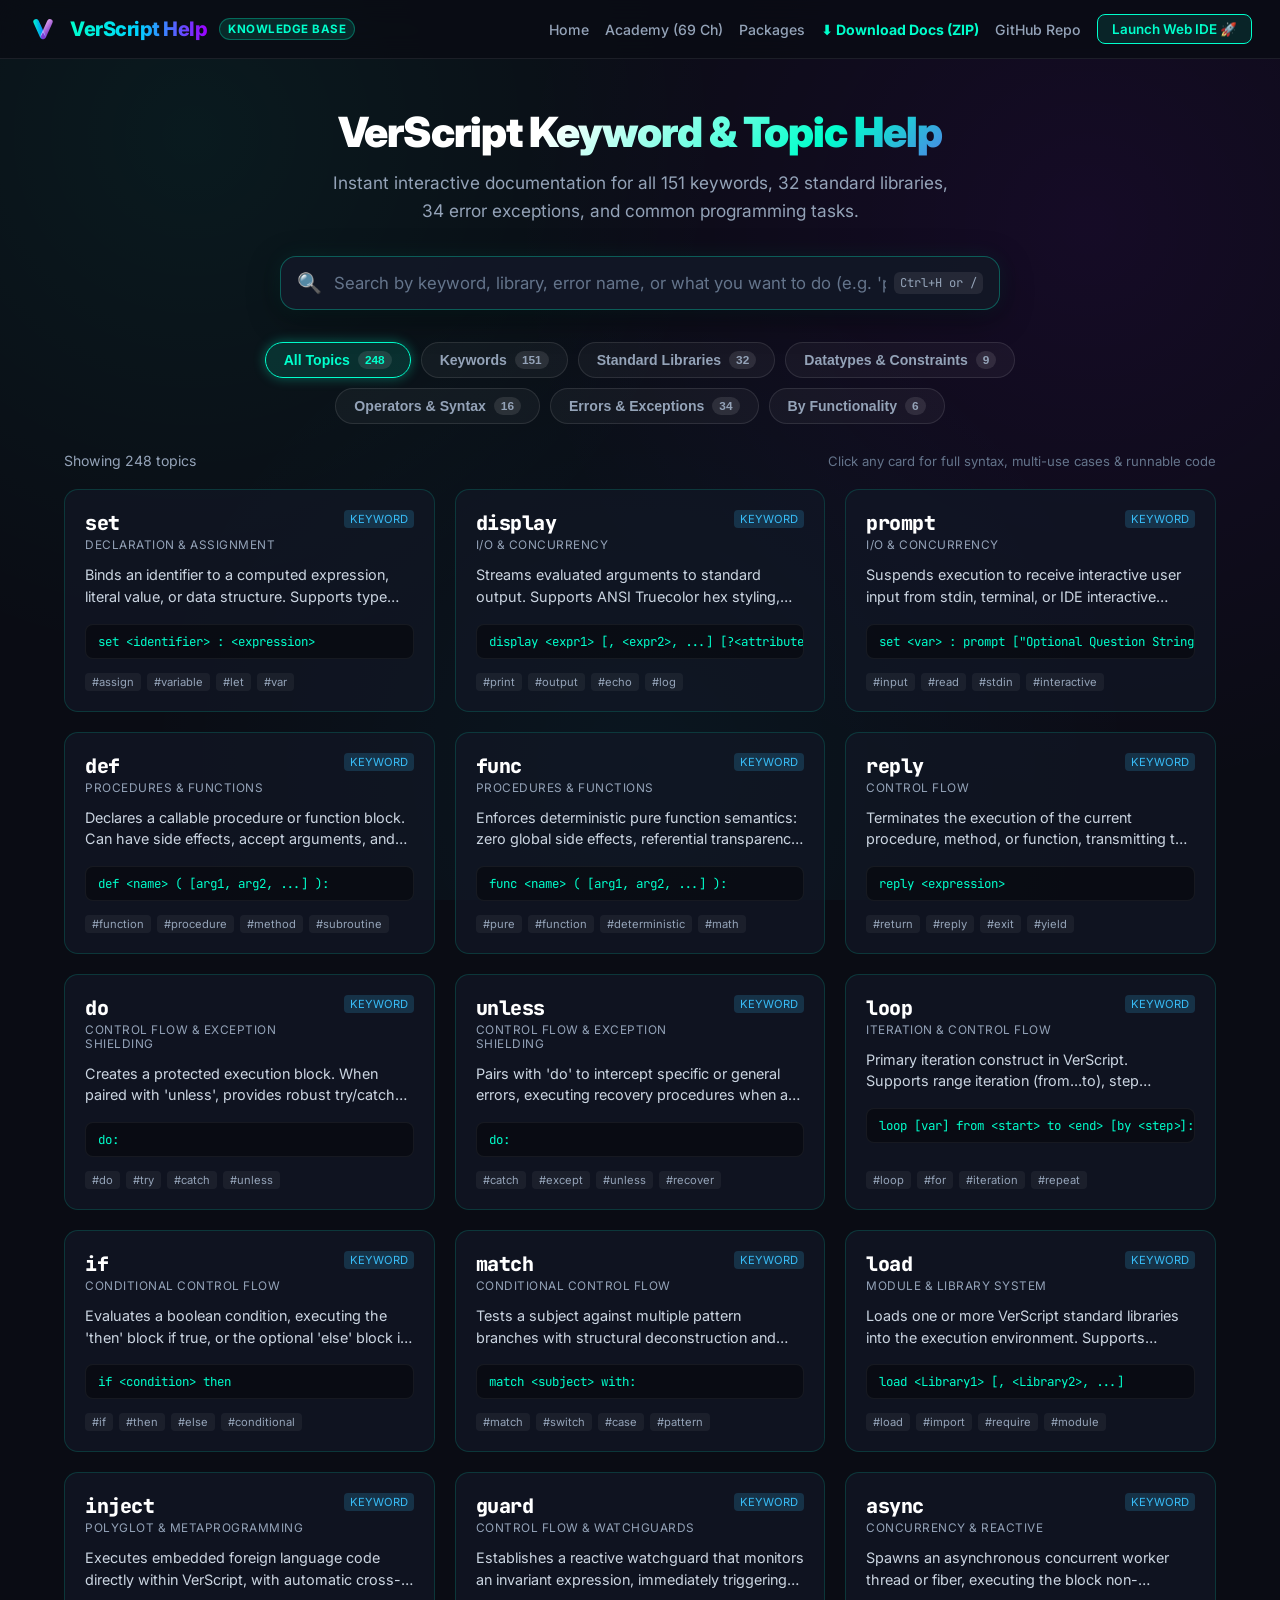
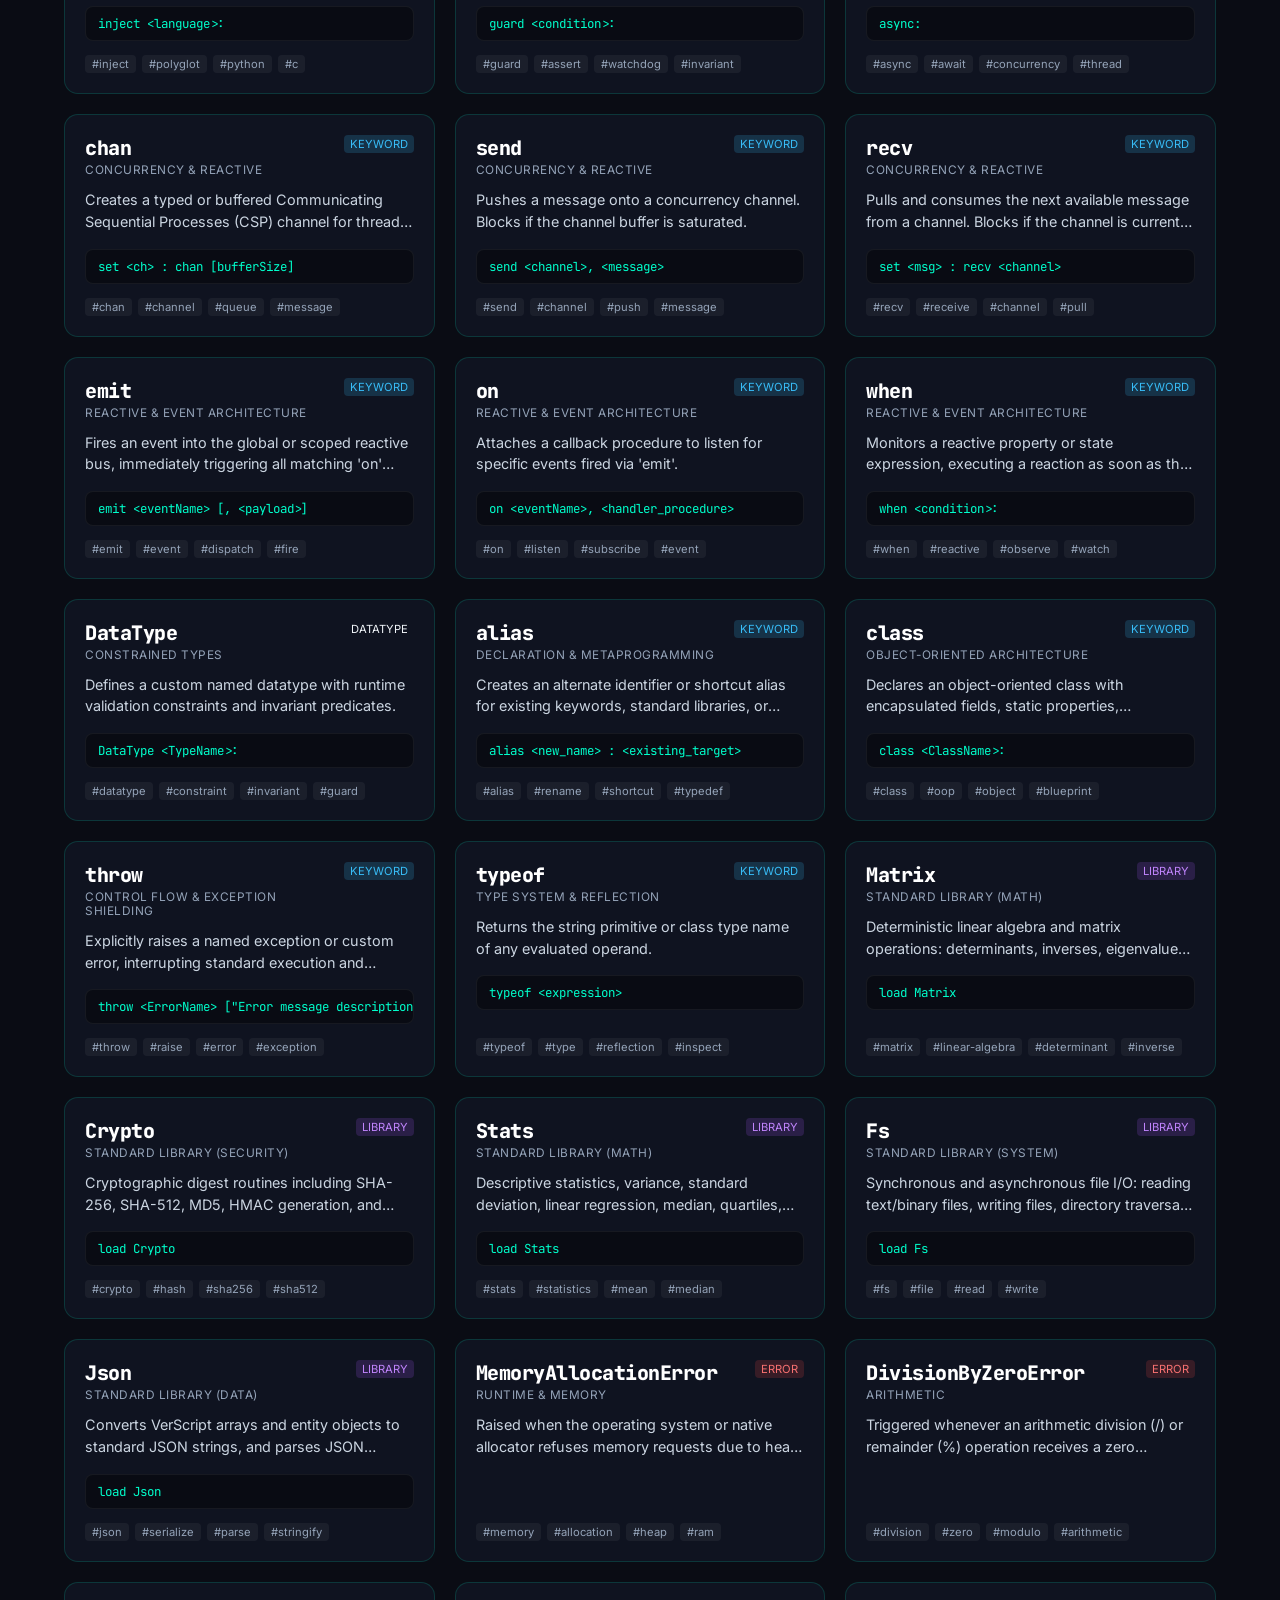
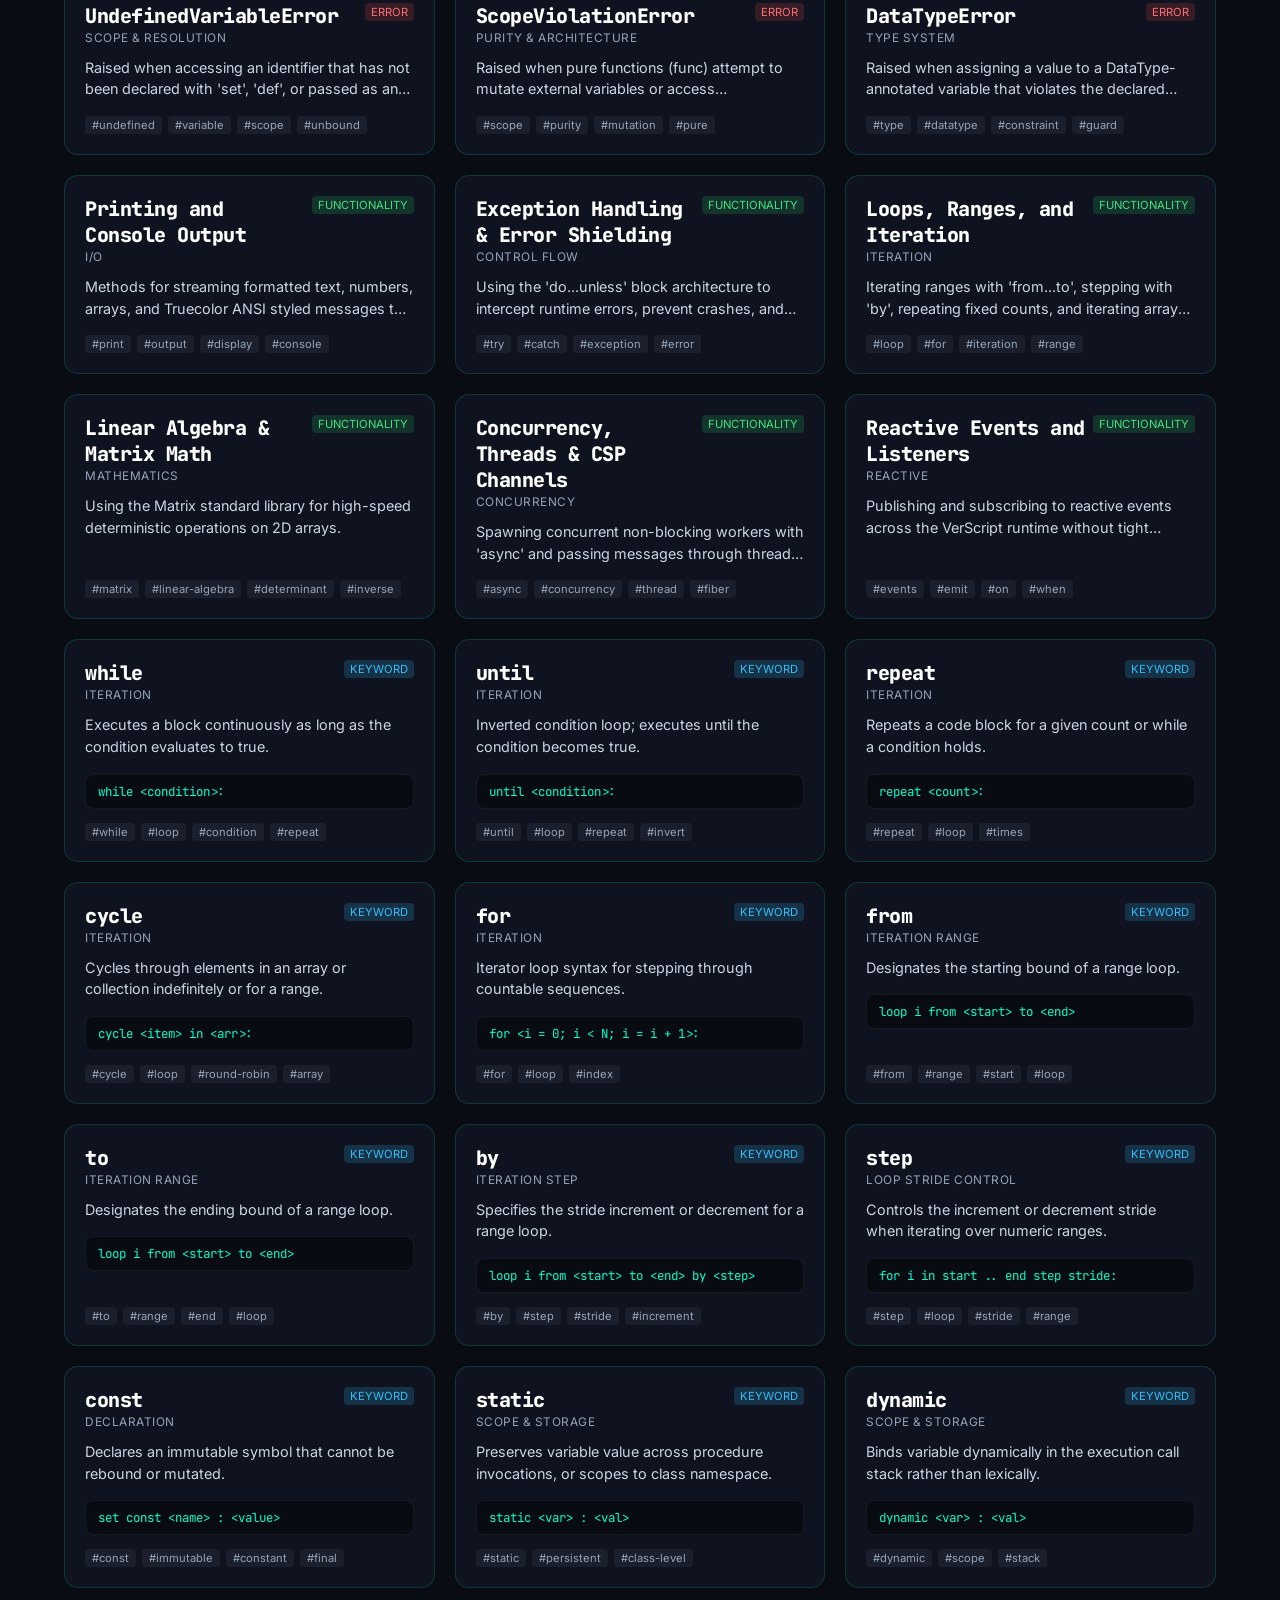
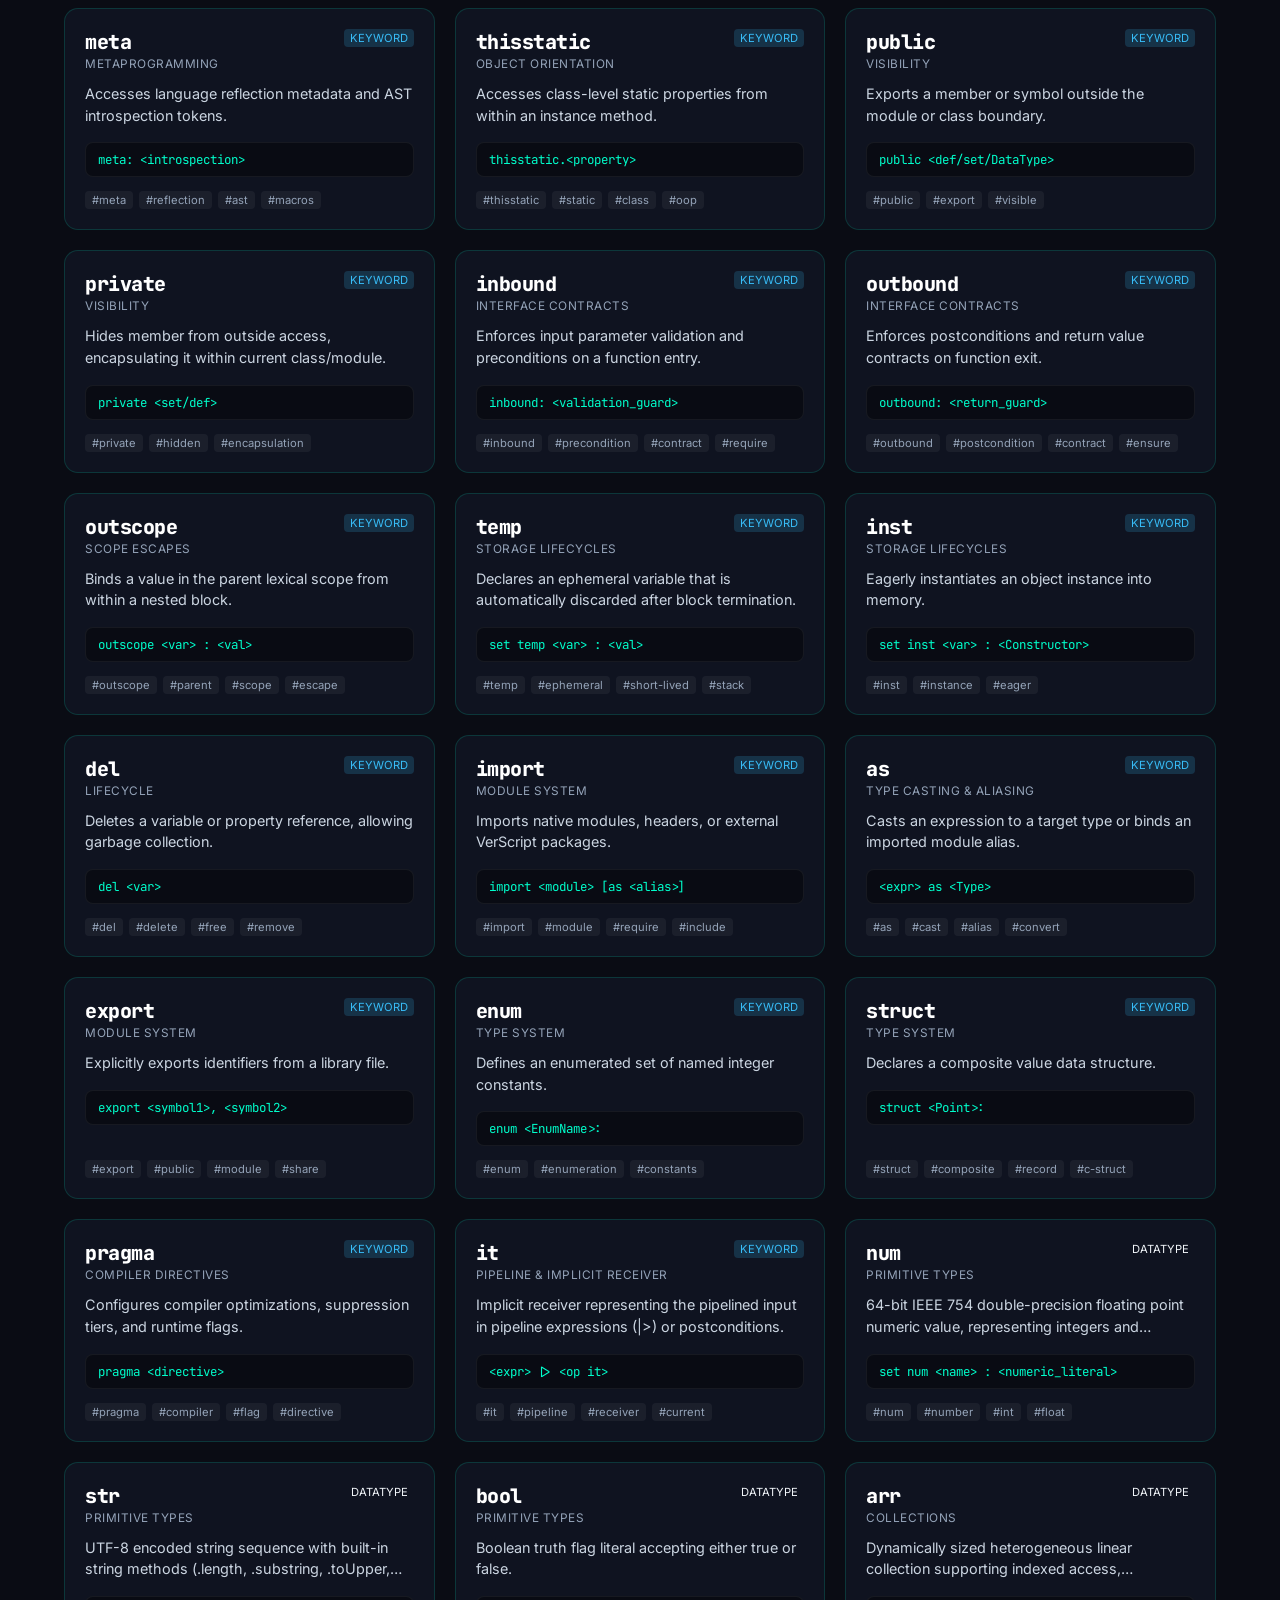
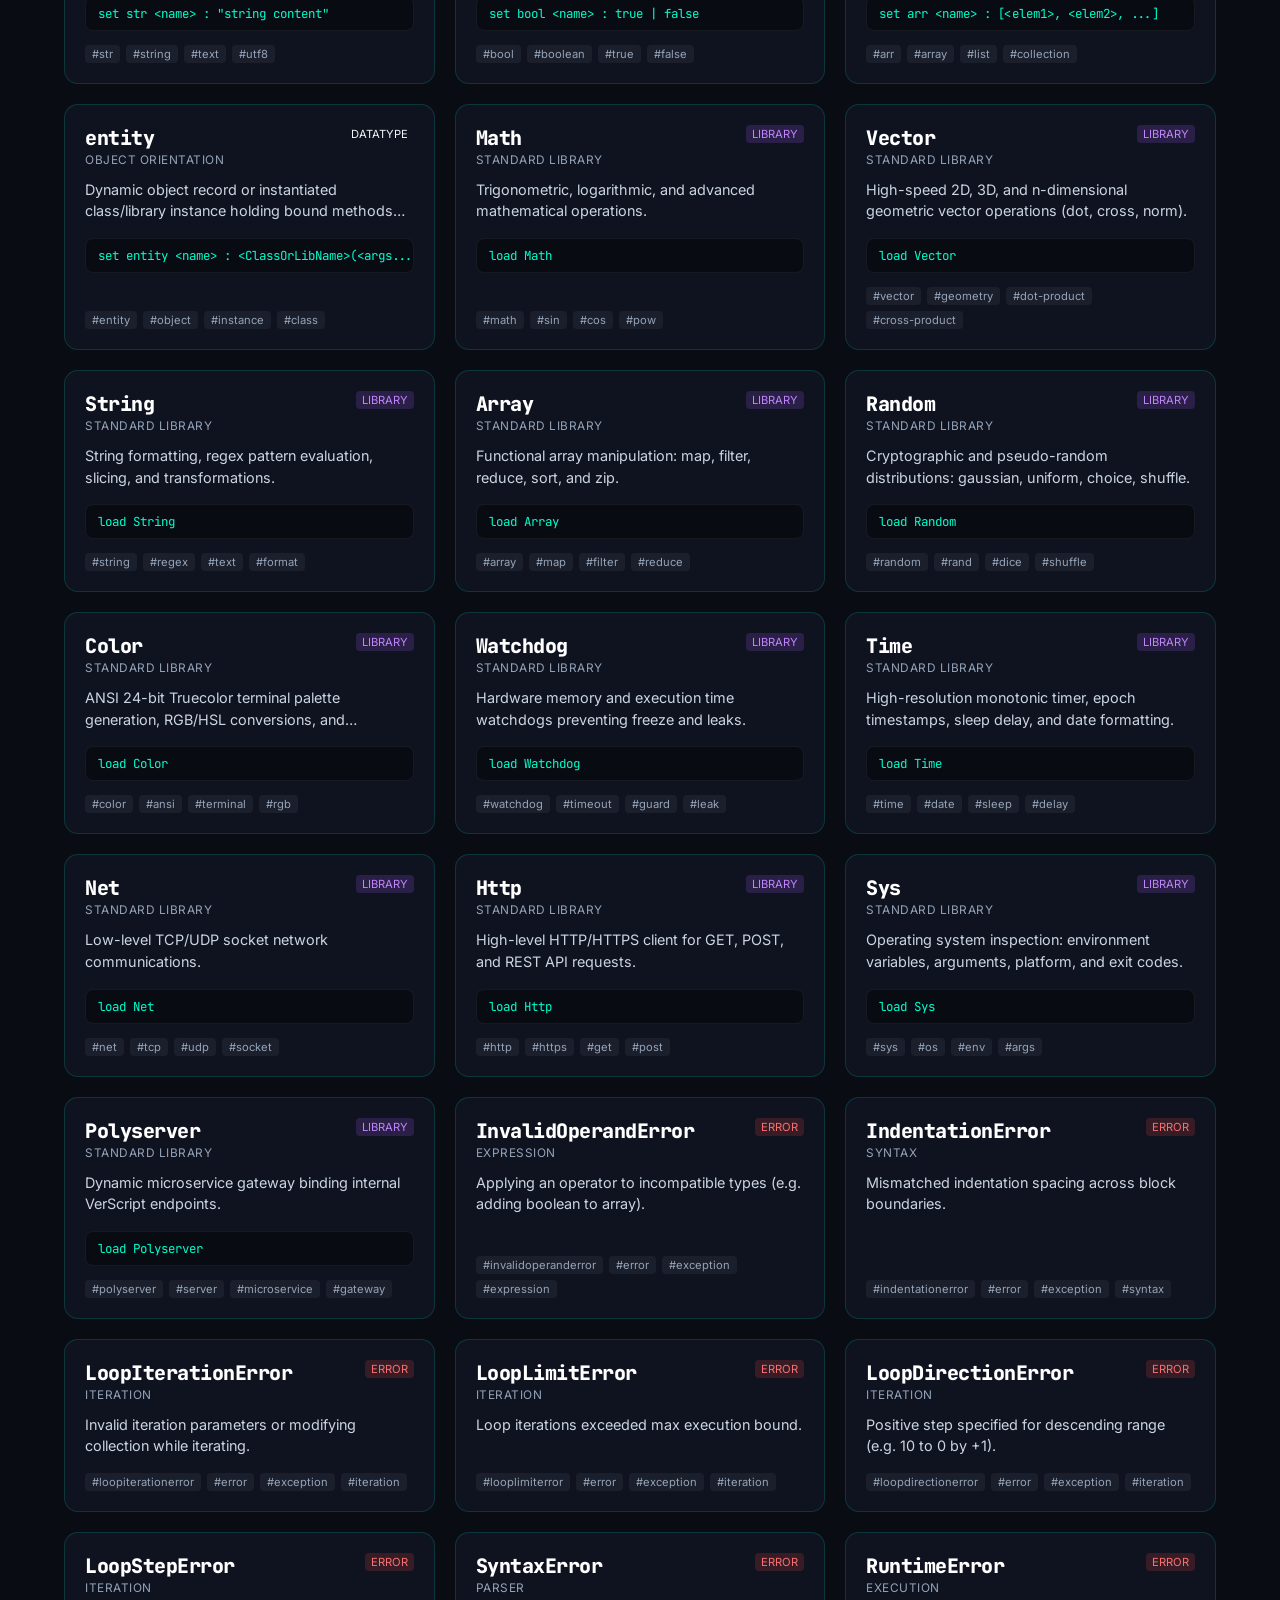
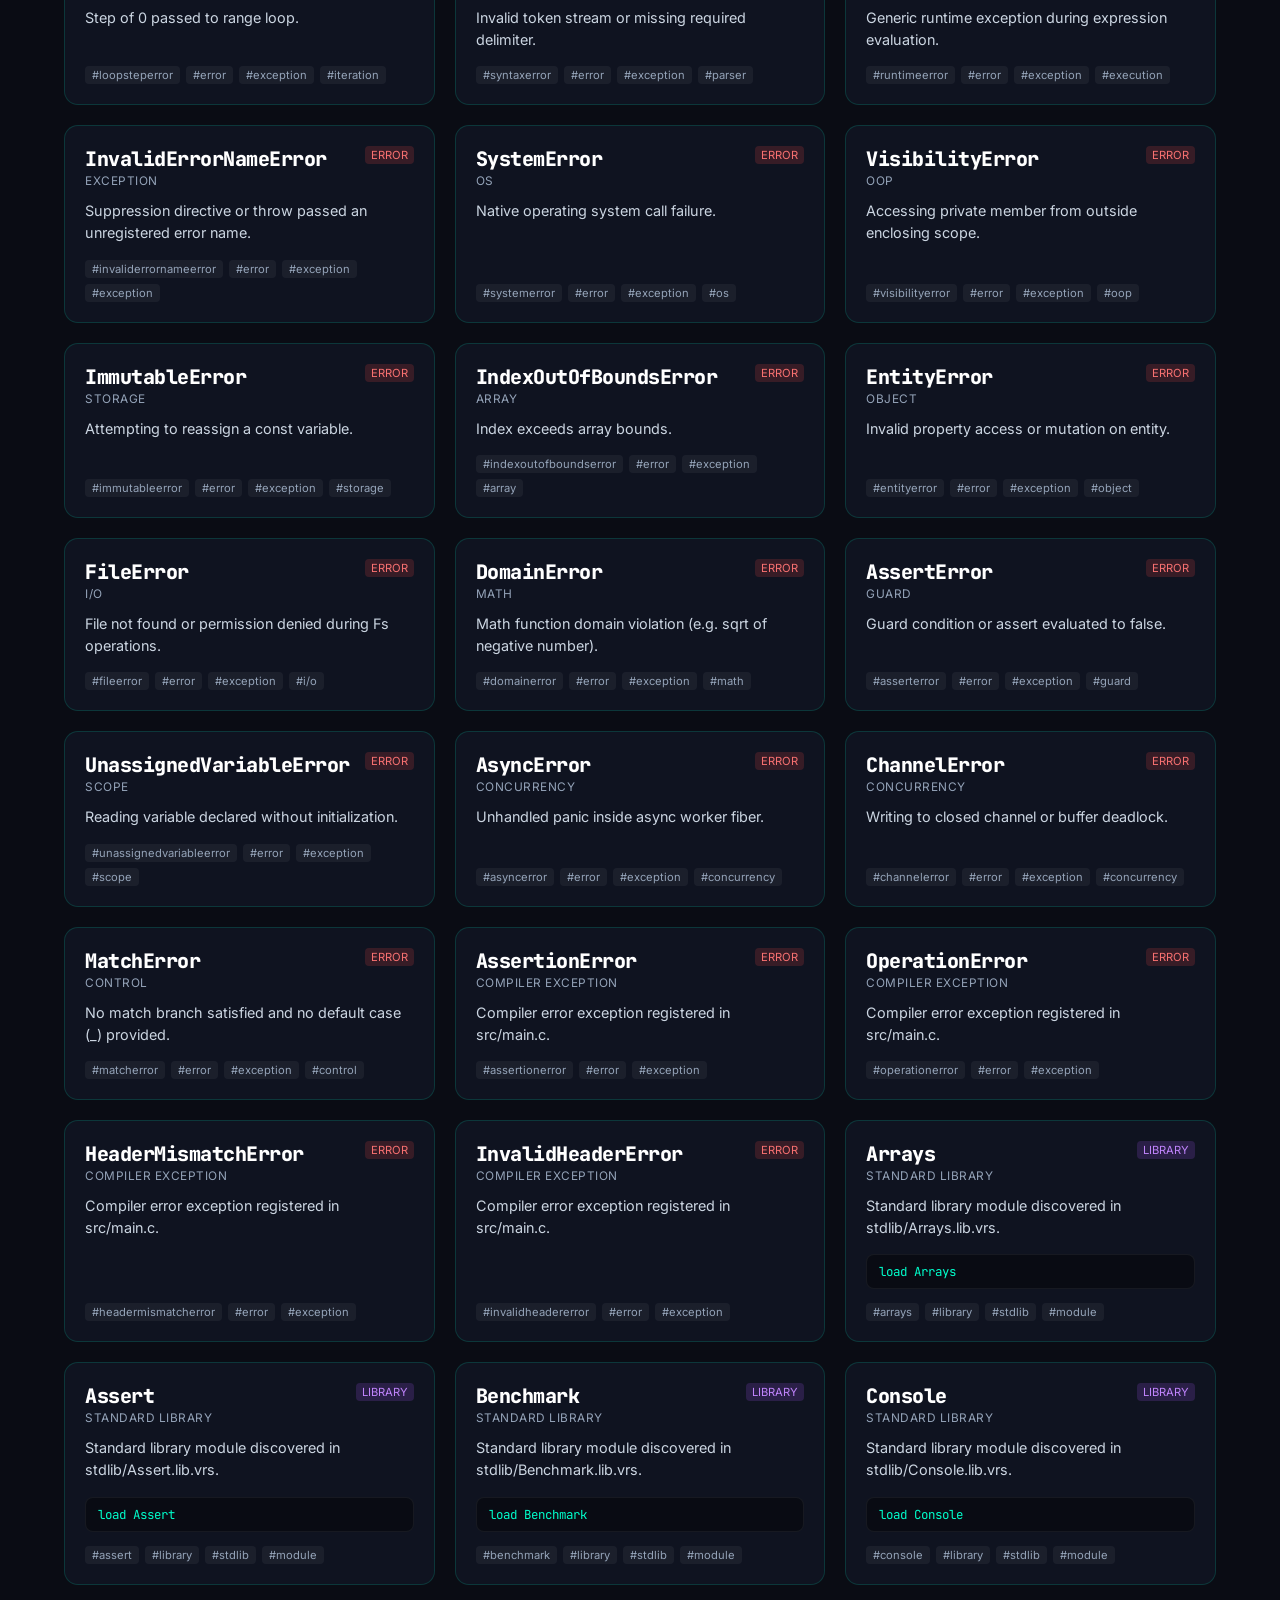
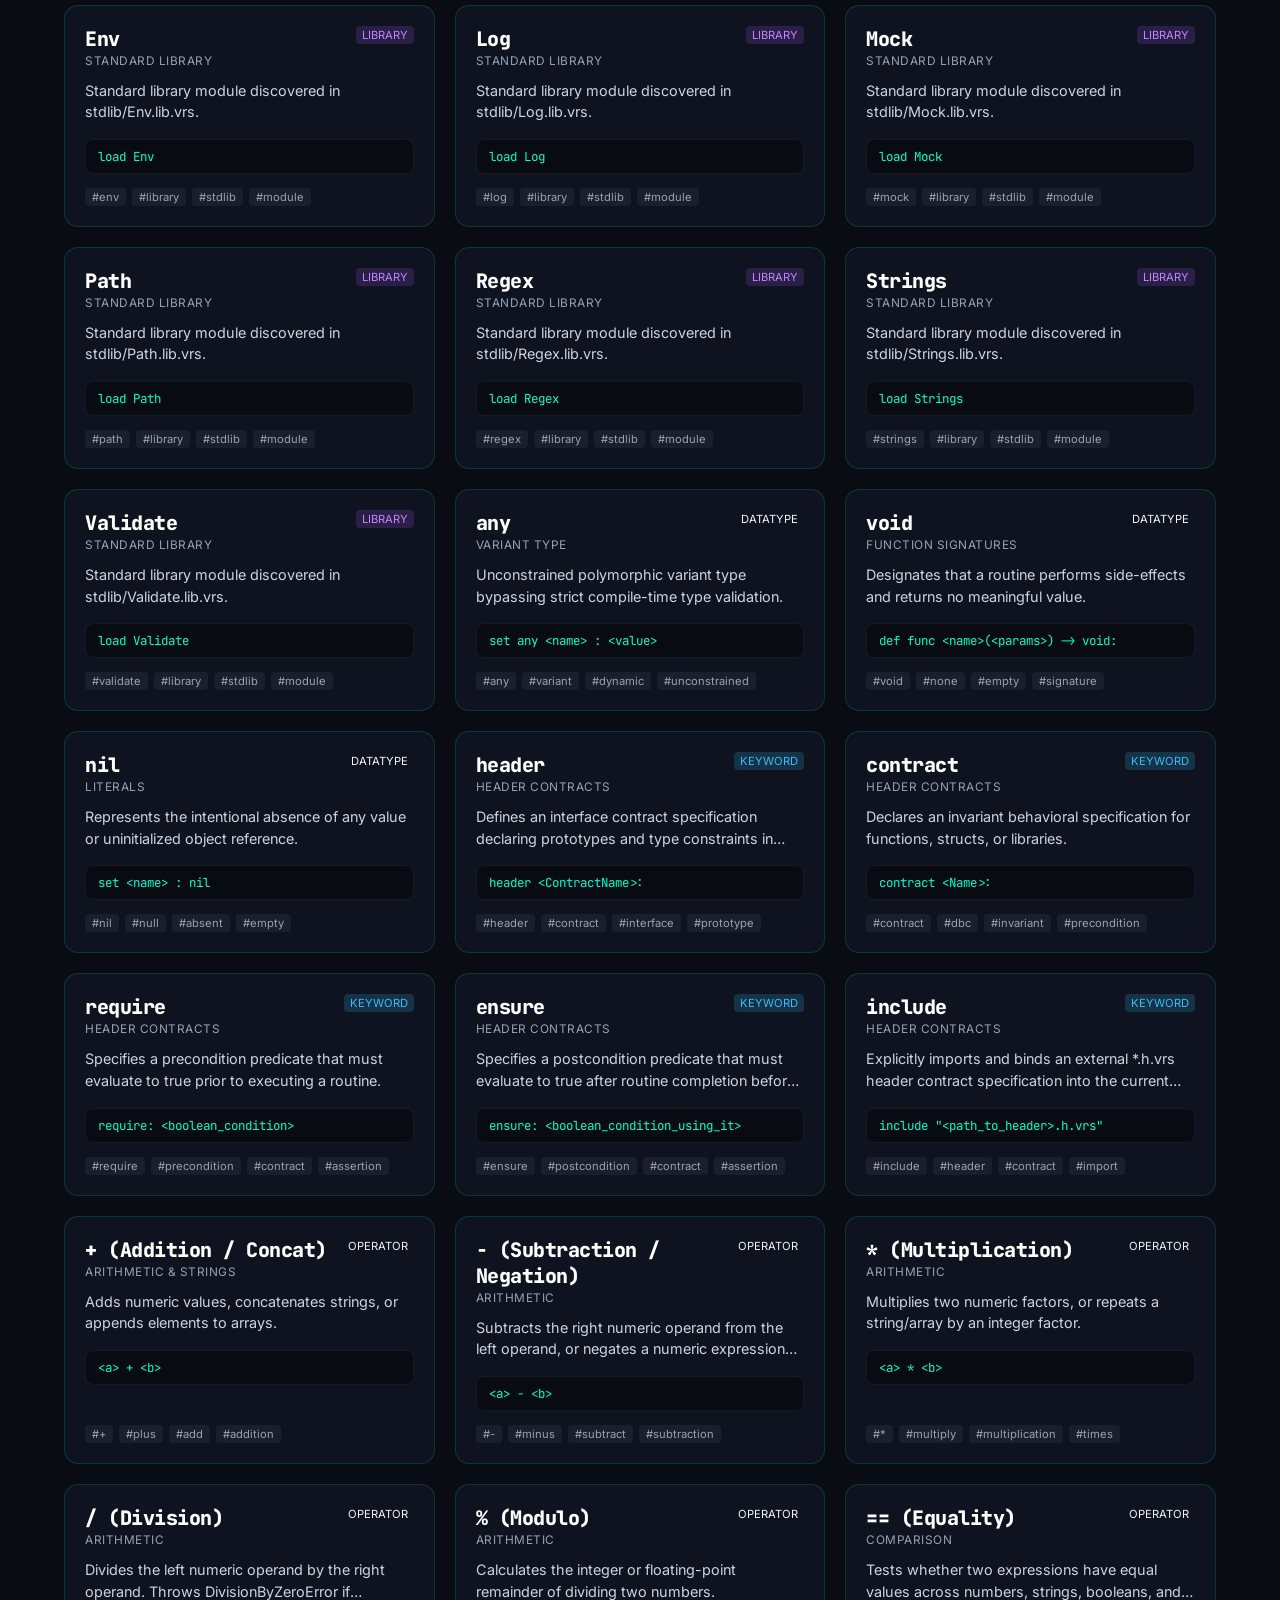
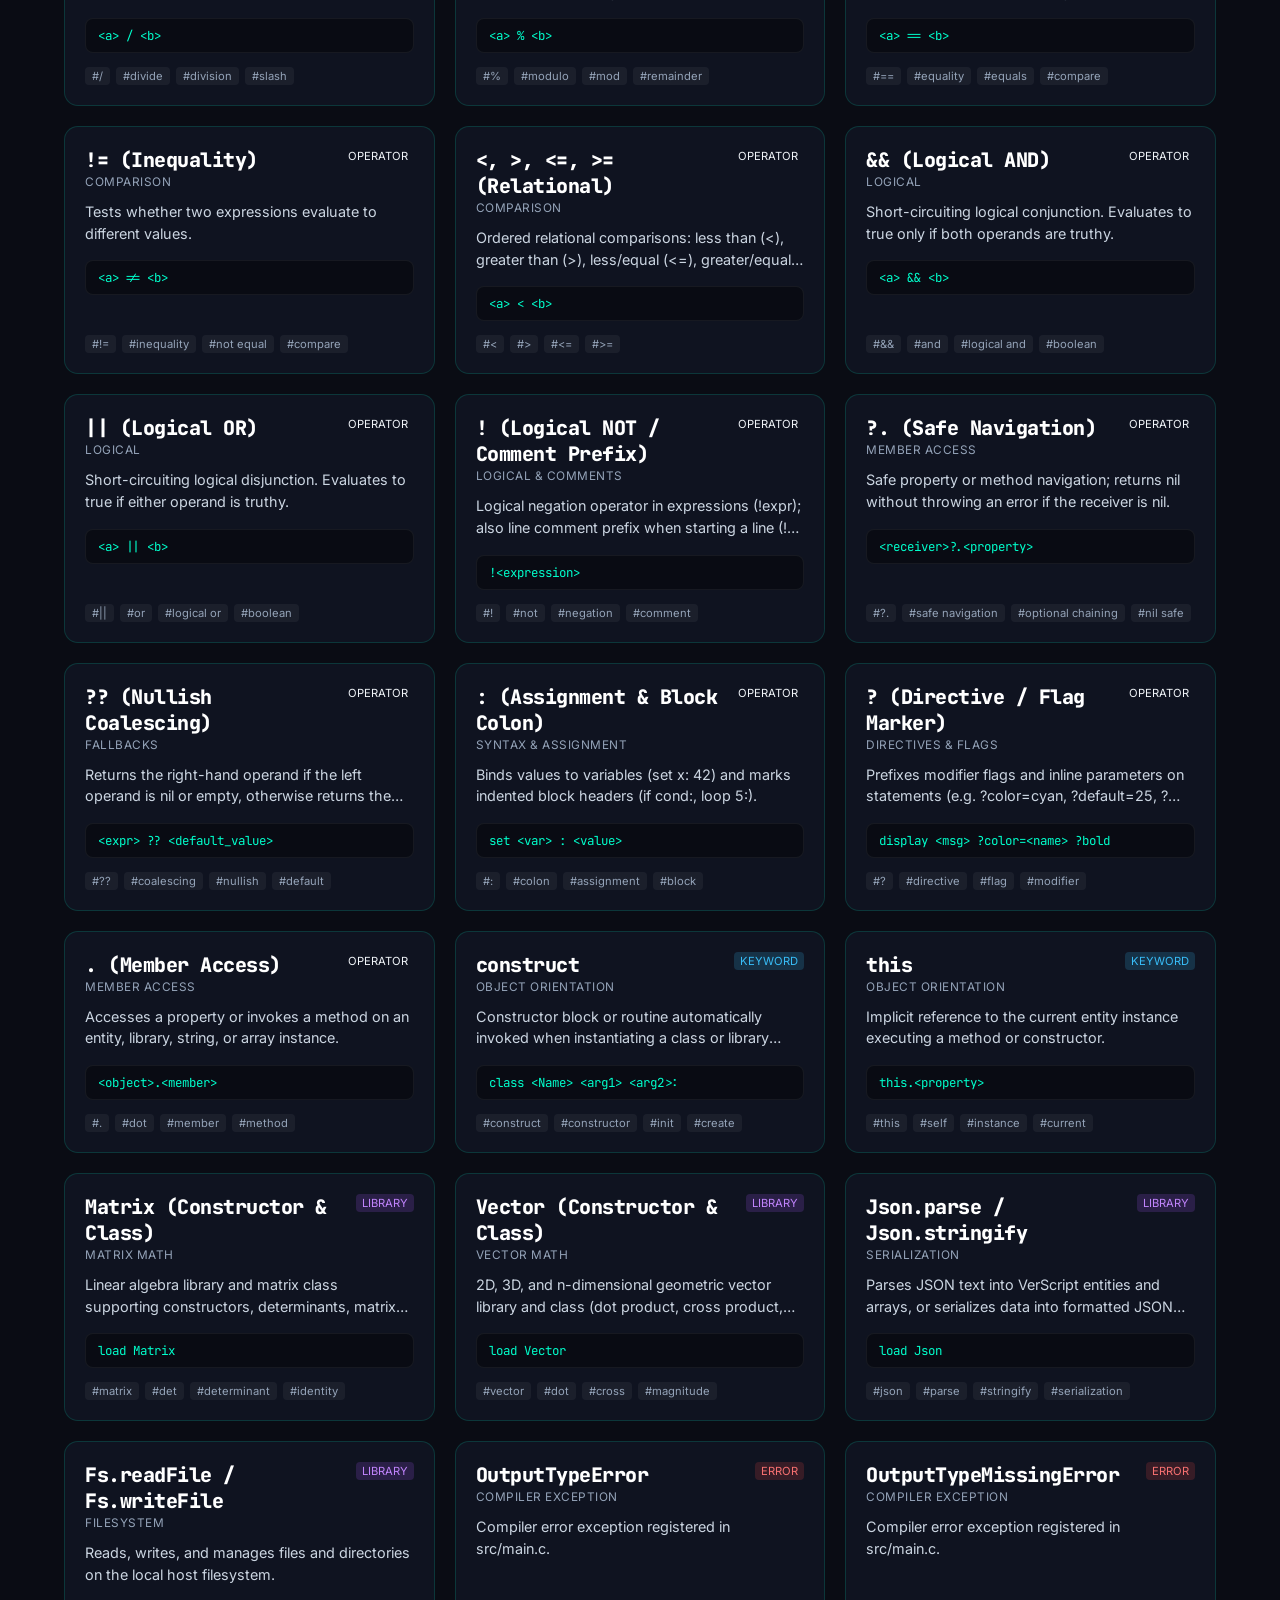
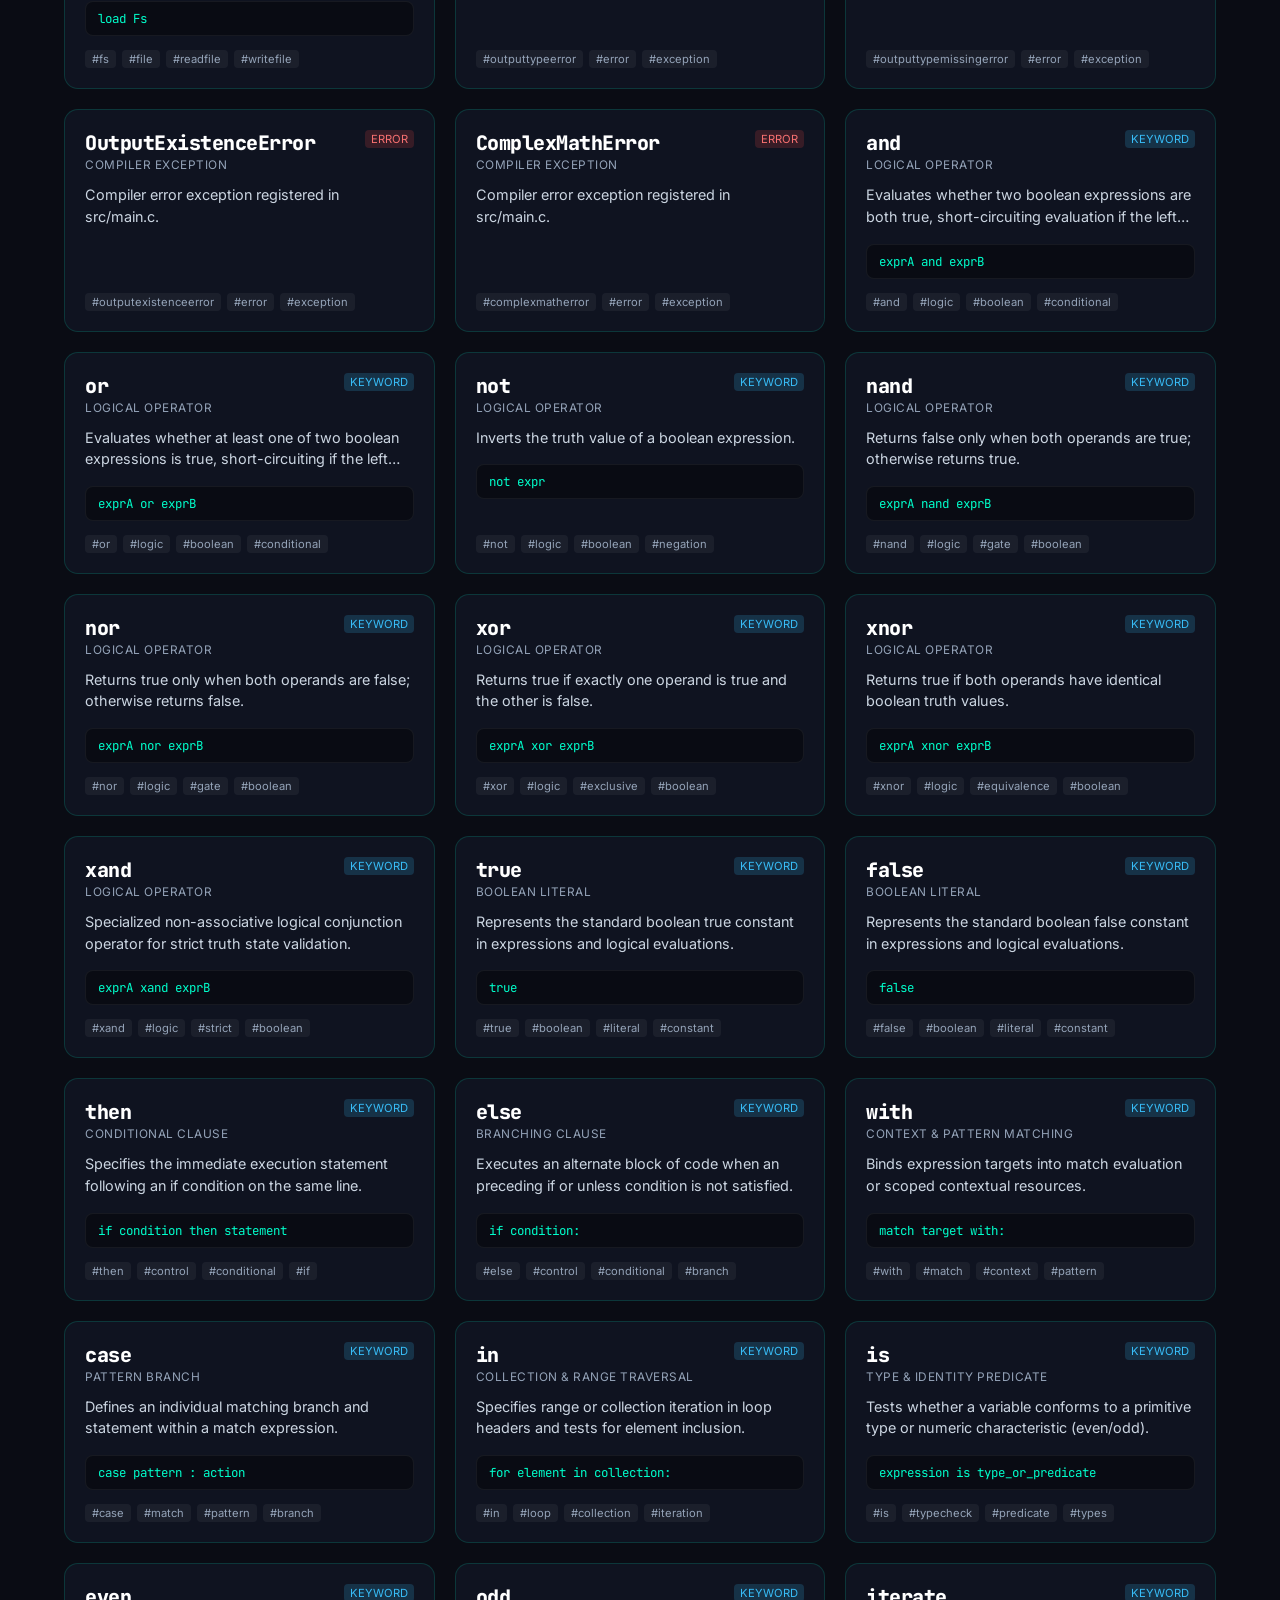
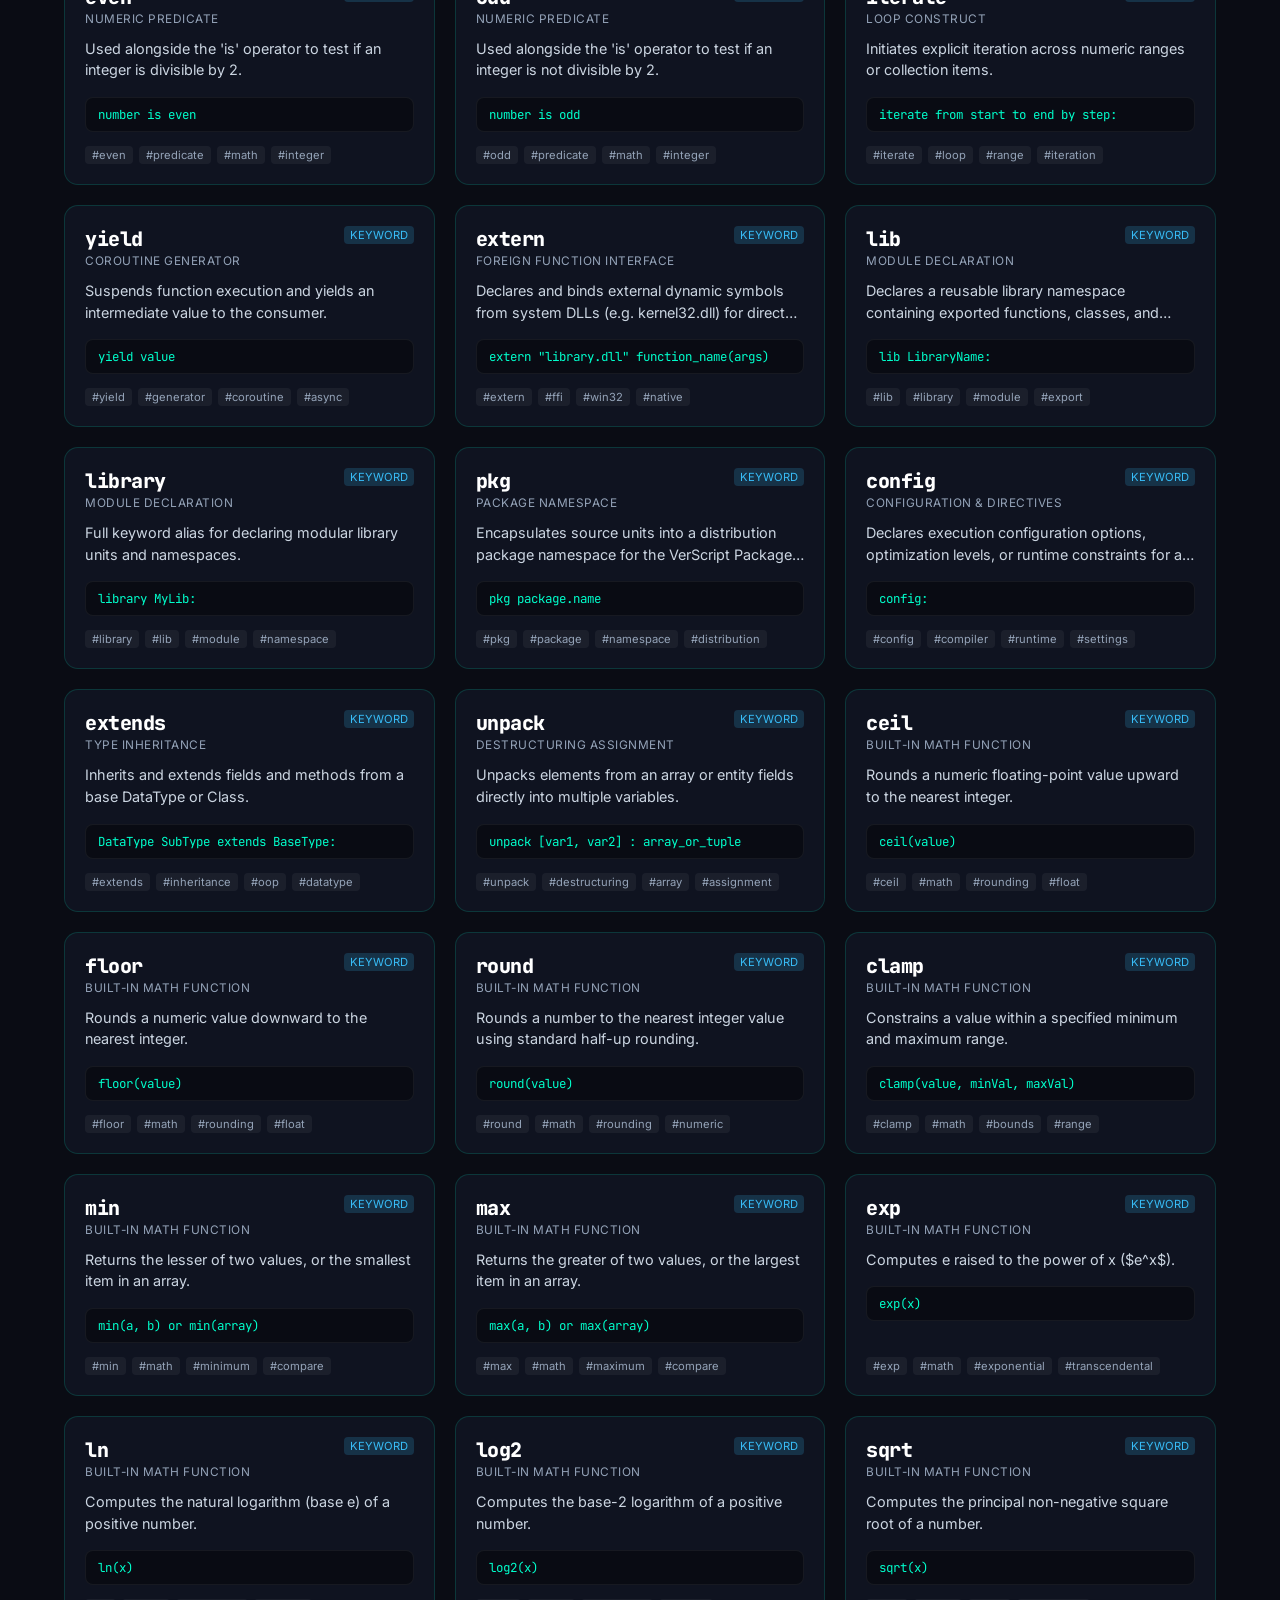
<file: help/index.html>
<!DOCTYPE html>
<html lang="en">
<head>
  <meta charset="UTF-8">
  <meta name="viewport" content="width=device-width, initial-scale=1.0">
  <title>VerScript Help & Keyword Knowledge Base</title>
  <meta name="description" content="Comprehensive interactive search and documentation for all VerScript keywords, standard libraries, error codes, and programming functionalities.">
  <link rel="icon" type="image/svg+xml" href="logo.svg">
  
  <!-- Modern Typography -->
  <link rel="preconnect" href="https://fonts.googleapis.com">
  <link rel="preconnect" href="https://fonts.gstatic.com" crossorigin>
  <link href="https://fonts.googleapis.com/css2?family=Fira+Code:wght@400;500;600;700&family=Inter:wght@300;400;500;600;700;800;900&family=JetBrains+Mono:wght@400;500;600;700&display=swap" rel="stylesheet">
  
  <link rel="stylesheet" href="help_style.css">
</head>
<body>

  <!-- ══════════════ NAVBAR ══════════════ -->
  <nav class="help-nav">
    <a href="../index.html" class="nav-brand">
      <svg xmlns="http://www.w3.org/2000/svg" width="30" height="30" viewBox="0 0 512 512" fill="none" style="vertical-align: middle;">
        <defs>
          <linearGradient id="navVLeft" x1="0%" y1="0%" x2="70%" y2="100%">
            <stop offset="0%" stop-color="#00FFCC"/>
            <stop offset="100%" stop-color="#0077fe"/>
          </linearGradient>
          <linearGradient id="navVRight" x1="0%" y1="0%" x2="100%" y2="100%">
            <stop offset="0%" stop-color="#f0abfc"/>
            <stop offset="100%" stop-color="#7928CA"/>
          </linearGradient>
        </defs>
        <rect x="-48" y="-180" width="96" height="360" rx="48" transform="translate(194, 255) rotate(-24.5)" fill="url(#navVLeft)" />
        <rect x="-48" y="-180" width="96" height="360" rx="48" transform="translate(318, 255) rotate(24.5)" fill="url(#navVRight)" opacity="0.94" style="mix-blend-mode: screen;" />
        <path d="M 256 312 L 298 392 L 256 438 L 214 392 Z" fill="#7928CA" opacity="0.85" />
      </svg>
      <span class="nav-logo-text">VerScript Help</span>
      <span class="nav-badge">Knowledge Base</span>
    </a>
    <div class="nav-links">
      <a href="../index.html" class="nav-link">Home</a>
      <a href="../docs/index.html" class="nav-link">Academy (69 Ch)</a>
      <a href="../docs/libs/index.html" class="nav-link">Packages</a>
      <a href="https://github.com/VerScript/help/releases/latest/download/verscript-help-docs-v2.0.0.zip" download="verscript-help-docs-v2.0.0.zip" class="nav-link" style="color: #00FFCC; font-weight: 700;">⬇ Download Docs (ZIP)</a>
      <a href="https://github.com/VerScript/help" target="_blank" rel="noopener noreferrer" class="nav-link">GitHub Repo</a>
      <a href="https://verscript.github.io/IDE/" target="_blank" rel="noopener noreferrer" class="nav-btn">Launch Web IDE 🚀</a>
    </div>
  </nav>

  <!-- ══════════════ HERO & SEARCH ══════════════ -->
  <header class="help-hero">
    <h1 class="help-title">VerScript Keyword & Topic Help</h1>
    <p class="help-subtitle">Instant interactive documentation for all 151 keywords, 32 standard libraries, 34 error exceptions, and common programming tasks.</p>

    <div class="search-wrapper">
      <div class="search-box">
        <span class="search-icon">🔍</span>
        <input 
          type="text" 
          id="helpSearchInput" title="Help Search Input"
          class="search-input" 
          placeholder="Search by keyword, library, error name, or what you want to do (e.g. 'print', 'matrix', 'exception', 'loop')..."
          autocomplete="off"
          spellcheck="false"
        >
        <button id="searchClearBtn" class="search-clear-btn" aria-label="Clear Search">✕</button>
        <span class="search-shortcut-hint">Ctrl+H or /</span>
      </div>

      <!-- Autocomplete Dropdown -->
      <div id="autocompleteDropdown" class="autocomplete-dropdown"></div>
    </div>
  </header>

  <!-- ══════════════ FILTER TABS ══════════════ -->
  <div class="tabs-container" id="filterTabsContainer">
    <button class="filter-tab active" data-category="all">
      <span>All Topics</span>
      <span class="tab-count">154</span>
    </button>
    <button class="filter-tab" data-category="keyword">
      <span>Keywords</span>
      <span class="tab-count">48</span>
    </button>
    <button class="filter-tab" data-category="library">
      <span>Standard Libraries</span>
      <span class="tab-count">21</span>
    </button>
    <button class="filter-tab" data-category="datatype">
      <span>Datatypes & Constraints</span>
      <span class="tab-count">9</span>
    </button>
    <button class="filter-tab" data-category="operator">
      <span>Operators & Syntax</span>
      <span class="tab-count">16</span>
    </button>
    <button class="filter-tab" data-category="error">
      <span>Errors & Exceptions</span>
      <span class="tab-count">30</span>
    </button>
    <button class="filter-tab" data-category="functionality">
      <span>By Functionality</span>
      <span class="tab-count">6</span>
    </button>
  </div>

  <!-- ══════════════ RESULTS ══════════════ -->
  <main class="results-container">
    <div class="results-meta">
      <span id="resultsCount">Loading topics...</span>
      <span style="font-size: 0.82rem; color: #64748b;">Click any card for full syntax, multi-use cases & runnable code</span>
    </div>

    <div id="resultsGrid" class="results-grid"></div>
  </main>

  <!-- ══════════════ DETAILED MODAL ══════════════ -->
  <div id="helpModal" class="modal-backdrop">
    <div class="modal-dialog" id="modalContent"></div>
  </div>

  <!-- Load Database and Application Scripts -->
  <script src="help_db.js"></script>
  <script src="help_app.js"></script>

</body>
</html>
</file>
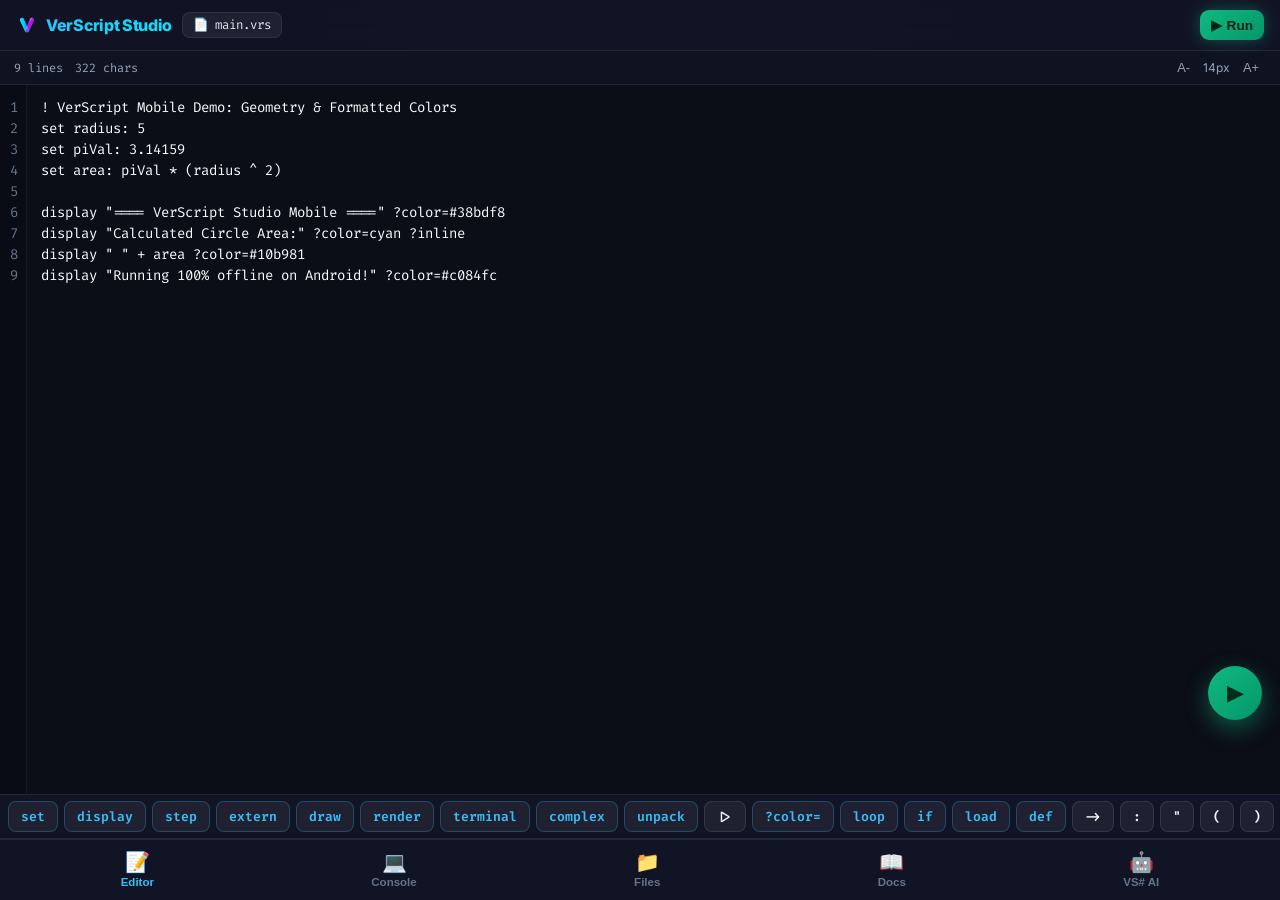
<file: mobile/index.html>
<!DOCTYPE html>
<html lang="en">
<head>
  <meta charset="UTF-8" />
  <meta name="viewport" content="width=device-width, initial-scale=1.0, maximum-scale=1.0, user-scalable=no, viewport-fit=cover" />
  <meta name="theme-color" content="#0d0f18" />
  <meta name="apple-mobile-web-app-capable" content="yes" />
  <meta name="apple-mobile-web-app-status-bar-style" content="black-translucent" />
  <meta name="description" content="VerScript Studio for Android — Offline Mobile IDE for VerScript Language" />
  <title>VerScript Studio Mobile</title>
  <link rel="icon" type="image/svg+xml" href="./favicon.svg" />
  <link rel="manifest" href="./manifest.json" />
  <link rel="preconnect" href="https://fonts.googleapis.com">
  <link rel="preconnect" href="https://fonts.gstatic.com" crossorigin>
  <link href="https://fonts.googleapis.com/css2?family=Fira+Code:wght@400;500;600;700&family=Inter:wght@400;500;600;700;800&display=swap" rel="stylesheet">
  <script type="module" crossorigin src="./assets/index-CmBVFRka.js"></script>
  <link rel="stylesheet" crossorigin href="./assets/index-BWeCLL18.css">
</head>
<body>
  <div id="root"></div>
  <script>
    if ('serviceWorker' in navigator) {
      window.addEventListener('load', () => {
        navigator.serviceWorker.register('./sw.js').catch(() => {});
      });
    }
  </script>
</body>
</html>
</file>
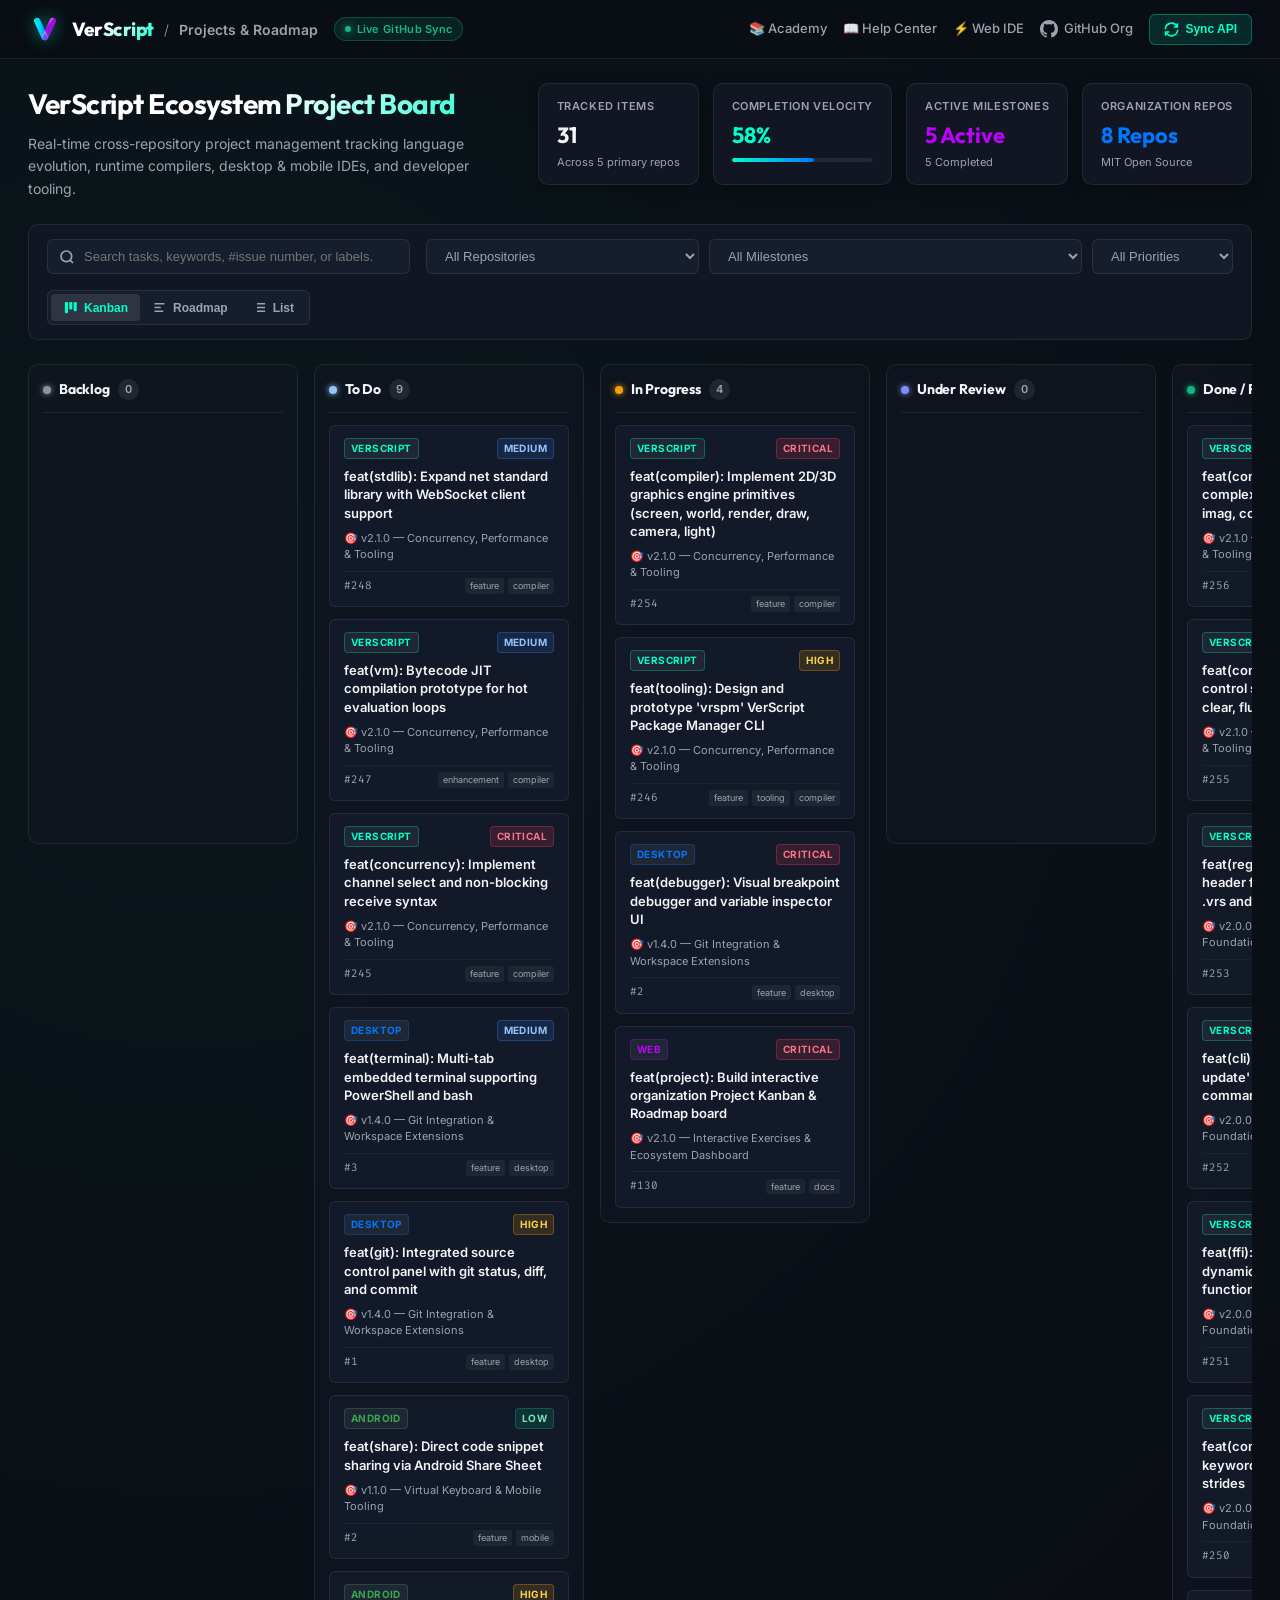
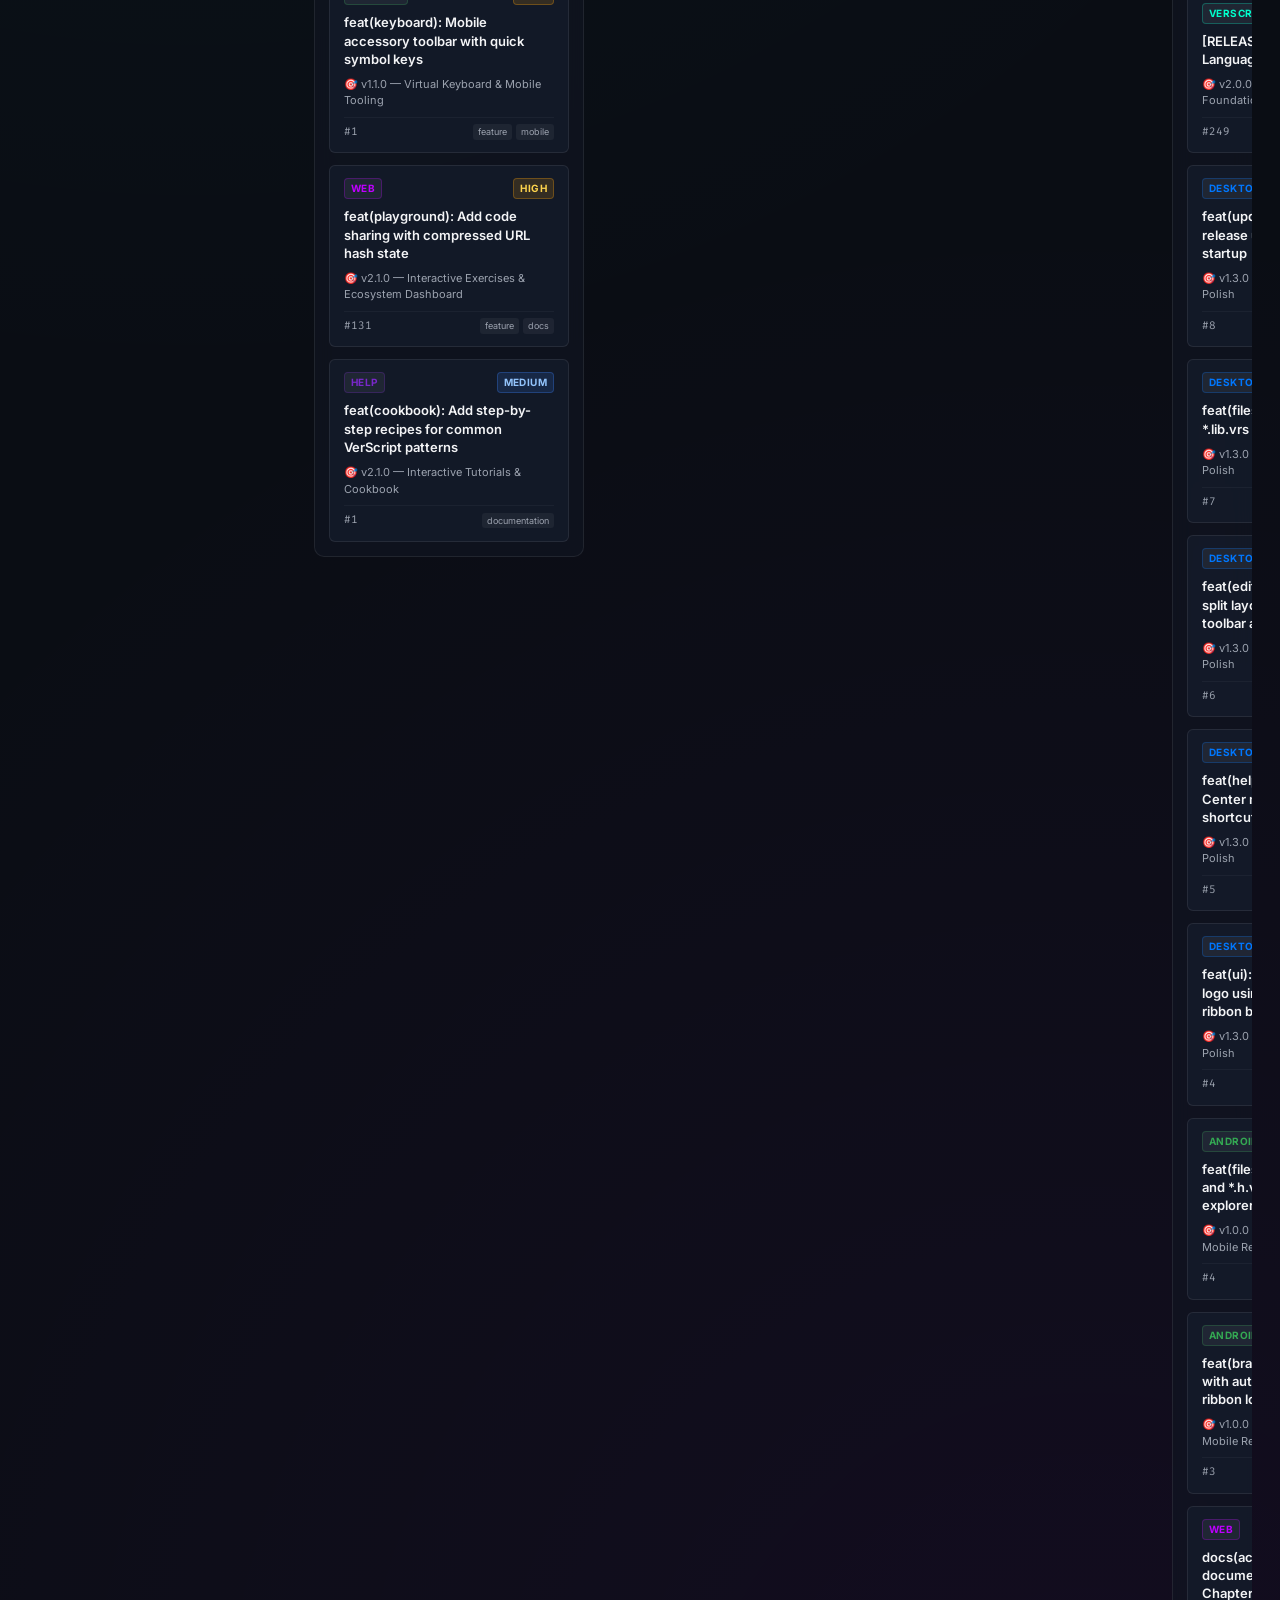
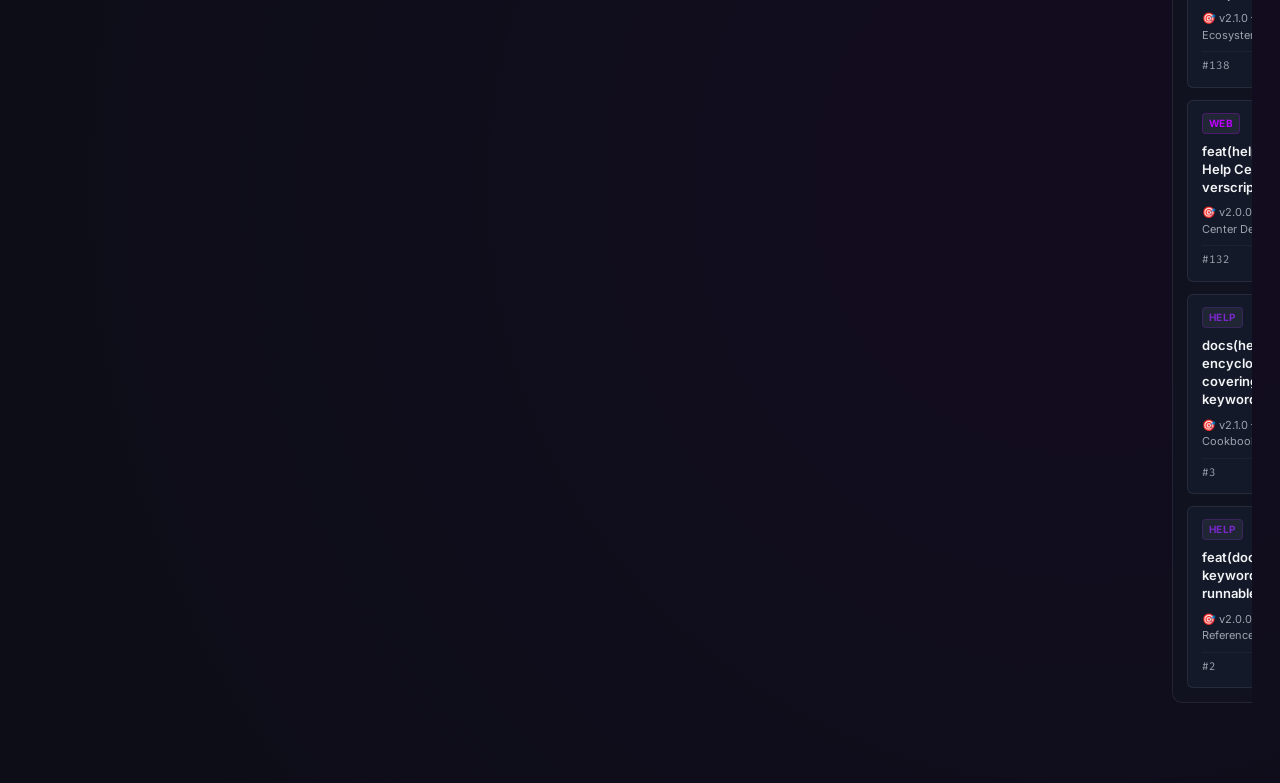
<file: project/index.html>
<!DOCTYPE html>
<html lang="en">
<head>
    <meta charset="UTF-8">
    <meta name="viewport" content="width=device-width, initial-scale=1.0">
    <title>VerScript Projects & Roadmap — Official Organization Project Board</title>
    <meta name="description" content="Official project management, Kanban board, and roadmap tracking for the VerScript programming language, compilers, runtimes, and IDE applications.">
    <link rel="icon" type="image/svg+xml" href="../favicon.svg">
    <link rel="preconnect" href="https://fonts.googleapis.com">
    <link rel="preconnect" href="https://fonts.gstatic.com" crossorigin>
    <link href="https://fonts.googleapis.com/css2?family=Fira+Code:wght@400;500;600&family=Inter:wght@300;400;500;600;700&family=Outfit:wght@400;500;600;700;800&display=swap" rel="stylesheet">
    <link rel="stylesheet" href="project_style.css">
</head>
<body class="theme-dark">
    <!-- Top Global Header -->
    <header class="top-nav">
        <div class="nav-brand">
            <a href="../" class="brand-link" title="VerScript Home">
                <img src="../favicon.svg" alt="VerScript Ribbon Logo" class="brand-logo" width="34" height="34">
                <span class="brand-name">VerScript</span>
            </a>
            <span class="brand-divider">/</span>
            <span class="project-title">Projects & Roadmap</span>
            <span class="live-pill"><span class="live-dot"></span> Live GitHub Sync</span>
        </div>
        <div class="nav-actions">
            <a href="../docs/" class="nav-link">📚 Academy</a>
            <a href="../help/" class="nav-link">📖 Help Center</a>
            <a href="https://verscript.github.io/IDE/" target="_blank" rel="noopener noreferrer" class="nav-link">⚡ Web IDE</a>
            <a href="https://github.com/VerScript" target="_blank" rel="noopener noreferrer" class="nav-link gh-link">
                <svg width="18" height="18" viewBox="0 0 16 16" fill="currentColor">
                    <path d="M8 0C3.58 0 0 3.58 0 8c0 3.54 2.29 6.53 5.47 7.59.4.07.55-.17.55-.38 0-.19-.01-.82-.01-1.49-2.01.37-2.53-.49-2.69-.94-.09-.23-.48-.94-.82-1.13-.28-.15-.68-.52-.01-.53.63-.01 1.08.58 1.23.82.72 1.21 1.87.87 2.33.66.07-.52.28-.87.51-1.07-1.78-.2-3.64-.89-3.64-3.95 0-.87.31-1.59.82-2.15-.08-.2-.36-1.02.08-2.12 0 0 .67-.21 2.2.82.64-.18 1.32-.27 2-.27.68 0 1.36.09 2 .27 1.53-1.04 2.2-.82 2.2-.82.44 1.1.16 1.92.08 2.12.51.56.82 1.27.82 2.15 0 3.07-1.87 3.75-3.65 3.95.29.25.54.73.54 1.48 0 1.07-.01 1.93-.01 2.2 0 .21.15.46.55.38A8.013 8.013 0 0016 8c0-4.42-3.58-8-8-8z"/>
                </svg>
                GitHub Org
            </a>
            <button id="btn-sync" class="btn-sync" title="Pull latest issues and milestones directly from GitHub API">
                <svg width="15" height="15" viewBox="0 0 24 24" fill="none" stroke="currentColor" stroke-width="2.5">
                    <path d="M21.5 2v6h-6M2.5 22v-6h6M2 11.5a10 10 0 0 1 18.8-4.3M22 12.5a10 10 0 0 1-18.8 4.3"/>
                </svg>
                <span>Sync API</span>
            </button>
        </div>
    </header>

    <!-- Project Hero & KPI Stats -->
    <main class="project-container">
        <section class="project-hero">
            <div class="hero-text">
                <h1>VerScript Ecosystem Project Board</h1>
                <p>Real-time cross-repository project management tracking language evolution, runtime compilers, desktop & mobile IDEs, and developer tooling.</p>
            </div>
            
            <div class="kpi-grid">
                <div class="kpi-card" id="kpi-total-issues">
                    <span class="kpi-label">Tracked Items</span>
                    <span class="kpi-val" id="stat-total-issues">--</span>
                    <span class="kpi-sub">Across 5 primary repos</span>
                </div>
                <div class="kpi-card" id="kpi-velocity">
                    <span class="kpi-label">Completion Velocity</span>
                    <span class="kpi-val text-cyan" id="stat-velocity">--%</span>
                    <div class="kpi-bar-bg"><div class="kpi-bar-fill" id="stat-velocity-bar" style="width: 0%"></div></div>
                </div>
                <div class="kpi-card" id="kpi-milestones">
                    <span class="kpi-label">Active Milestones</span>
                    <span class="kpi-val text-violet" id="stat-active-milestones">--</span>
                    <span class="kpi-sub" id="stat-closed-milestones">-- completed</span>
                </div>
                <div class="kpi-card" id="kpi-ecosystem">
                    <span class="kpi-label">Organization Repos</span>
                    <span class="kpi-val text-blue">8 Repos</span>
                    <span class="kpi-sub">MIT Open Source</span>
                </div>
            </div>
        </section>

        <!-- Filter & Control Toolbar -->
        <section class="controls-toolbar">
            <h2 class="sr-only">Controls Toolbar</h2>
            <div class="search-box">
                <svg class="search-icon" width="16" height="16" viewBox="0 0 24 24" fill="none" stroke="currentColor" stroke-width="2.5">
                    <circle cx="11" cy="11" r="8"></circle>
                    <line x1="21" y1="21" x2="16.65" y2="16.65"></line>
                </svg>
                <input type="text" id="filter-search" aria-label="Search tasks" title="Search tasks" placeholder="Search tasks, keywords, #issue number, or labels..." autocomplete="off">
                <button id="btn-clear-search" class="clear-search-btn" title="Clear search">&times;</button>
            </div>

            <div class="filter-dropdowns">
                <select id="filter-repo" class="custom-select" aria-label="Filter by repository">
                    <option value="all">All Repositories</option>
                    <option value="VerScript">VerScript (Core Language & Compiler)</option>
                    <option value="desktop">VerScript Studio Desktop</option>
                    <option value="android">VerScript Studio Android</option>
                    <option value="web">Website & Academy</option>
                    <option value="help">Help & Documentation</option>
                </select>

                <select id="filter-milestone" class="custom-select" aria-label="Filter by milestone">
                    <option value="all">All Milestones</option>
                </select>

                <select id="filter-priority" class="custom-select" aria-label="Filter by priority">
                    <option value="all">All Priorities</option>
                    <option value="critical">Critical Priority</option>
                    <option value="high">High Priority</option>
                    <option value="medium">Medium Priority</option>
                    <option value="low">Low Priority</option>
                </select>
            </div>

            <div class="view-switchers" role="tablist">
                <button class="view-btn active" id="view-kanban-btn" data-view="kanban" title="Kanban Board View">
                    <svg width="15" height="15" viewBox="0 0 24 24" fill="currentColor">
                        <rect x="3" y="3" width="5" height="18" rx="1.5"/>
                        <rect x="10" y="3" width="5" height="12" rx="1.5"/>
                        <rect x="17" y="3" width="5" height="15" rx="1.5"/>
                    </svg>
                    <span>Kanban</span>
                </button>
                <button class="view-btn" id="view-roadmap-btn" data-view="roadmap" title="Milestone Roadmap & Timeline View">
                    <svg width="15" height="15" viewBox="0 0 24 24" fill="none" stroke="currentColor" stroke-width="2.5">
                        <path d="M4 6h16M4 12h10M4 18h14"/>
                    </svg>
                    <span>Roadmap</span>
                </button>
                <button class="view-btn" id="view-list-btn" data-view="list" title="Detailed Table List View">
                    <svg width="15" height="15" viewBox="0 0 24 24" fill="none" stroke="currentColor" stroke-width="2.5">
                        <line x1="8" y1="6" x2="21" y2="6"></line>
                        <line x1="8" y1="12" x2="21" y2="12"></line>
                        <line x1="8" y1="18" x2="21" y2="18"></line>
                        <line x1="3" y1="6" x2="3.01" y2="6"></line>
                        <line x1="3" y1="12" x2="3.01" y2="12"></line>
                        <line x1="3" y1="18" x2="3.01" y2="18"></line>
                    </svg>
                    <span>List</span>
                </button>
            </div>
        </section>

        <!-- KANBAN VIEW -->
        <section id="view-kanban" class="view-container active">
            <h2 class="sr-only">Kanban View</h2>
            <div class="kanban-deck">
                <!-- Column: Backlog -->
                <div class="kanban-col" data-status="backlog">
                    <div class="col-header">
                        <div class="col-title-group">
                            <span class="col-indicator indicator-backlog"></span>
                            <span class="col-title">Backlog</span>
                            <span class="col-counter" id="count-backlog">0</span>
                        </div>
                    </div>
                    <div class="cards-list" id="list-backlog"></div>
                </div>

                <!-- Column: To Do -->
                <div class="kanban-col" data-status="todo">
                    <div class="col-header">
                        <div class="col-title-group">
                            <span class="col-indicator indicator-todo"></span>
                            <span class="col-title">To Do</span>
                            <span class="col-counter" id="count-todo">0</span>
                        </div>
                    </div>
                    <div class="cards-list" id="list-todo"></div>
                </div>

                <!-- Column: In Progress -->
                <div class="kanban-col" data-status="in-progress">
                    <div class="col-header">
                        <div class="col-title-group">
                            <span class="col-indicator indicator-progress"></span>
                            <span class="col-title">In Progress</span>
                            <span class="col-counter" id="count-in-progress">0</span>
                        </div>
                    </div>
                    <div class="cards-list" id="list-in-progress"></div>
                </div>

                <!-- Column: Under Review -->
                <div class="kanban-col" data-status="under-review">
                    <div class="col-header">
                        <div class="col-title-group">
                            <span class="col-indicator indicator-review"></span>
                            <span class="col-title">Under Review</span>
                            <span class="col-counter" id="count-under-review">0</span>
                        </div>
                    </div>
                    <div class="cards-list" id="list-under-review"></div>
                </div>

                <!-- Column: Done / Released -->
                <div class="kanban-col" data-status="done">
                    <div class="col-header">
                        <div class="col-title-group">
                            <span class="col-indicator indicator-done"></span>
                            <span class="col-title">Done / Released</span>
                            <span class="col-counter" id="count-done">0</span>
                        </div>
                    </div>
                    <div class="cards-list" id="list-done"></div>
                </div>
            </div>
        </section>

        <!-- ROADMAP TIMELINE VIEW -->
        <section id="view-roadmap" class="view-container">
            <div class="roadmap-wrapper">
                <div class="roadmap-header">
                    <h2>Strategic Milestones & Release Trajectory</h2>
                    <p>Timeline of scheduled releases, active sprints, and closed foundation goals across the VerScript organization.</p>
                </div>
                <div class="milestones-grid" id="roadmap-milestones-grid"></div>
            </div>
        </section>

        <!-- LIST TABLE VIEW -->
        <section id="view-list" class="view-container">
            <h2 class="sr-only">List View</h2>
            <div class="list-wrapper">
                <table class="tasks-table">
                    <thead>
                        <tr>
                            <th style="width: 80px;">ID</th>
                            <th>Title</th>
                            <th style="width: 170px;">Repository</th>
                            <th style="width: 130px;">Status</th>
                            <th style="width: 110px;">Priority</th>
                            <th style="width: 220px;">Milestone</th>
                            <th style="width: 90px; text-align: right;">Action</th>
                        </tr>
                    </thead>
                    <tbody id="tasks-table-body"></tbody>
                </table>
            </div>
        </section>
    </main>

    <!-- Slide-over / Modal for Task Details -->
    <div id="task-modal" class="modal-overlay">
        <div class="modal-card">
            <div class="modal-header">
                <div class="modal-meta-row">
                    <span class="modal-repo-badge" id="modal-repo-badge">Repo</span>
                    <span class="modal-issue-num" id="modal-issue-num">#0</span>
                    <span class="modal-status-pill" id="modal-status-pill">Status</span>
                    <span class="modal-priority-pill" id="modal-priority-pill">Priority</span>
                </div>
                <button class="modal-close-btn" id="modal-close-btn" title="Close modal">&times;</button>
            </div>
            <h2 id="modal-title" class="modal-title">Task Title</h2>
            <div class="modal-milestone-row" id="modal-milestone-row">
                <span class="modal-field-label">🎯 Milestone:</span>
                <span id="modal-milestone-val" class="modal-field-val">--</span>
            </div>
            <div class="modal-body-content" id="modal-body"></div>
            <div class="modal-tags" id="modal-tags"></div>
            <div class="modal-footer">
                <span class="modal-date" id="modal-date"></span>
                <a href="#" id="modal-gh-link" target="_blank" rel="noopener noreferrer" class="btn-open-gh">
                    Open on GitHub &rarr;
                </a>
            </div>
        </div>
    </div>

    <!-- Scripts -->
    <script src="project_data.js"></script>
    <script src="project_app.js"></script>
</body>
</html>
</file>
<file: help/help_style.css>
:root {
  --bg-dark: #0a0c14;
  --bg-card: rgba(18, 24, 38, 0.7);
  --bg-card-hover: rgba(26, 34, 54, 0.85);
  --border-card: rgba(0, 255, 204, 0.15);
  --border-card-hover: rgba(0, 255, 204, 0.45);
  --primary: #00FFCC;
  --primary-glow: rgba(0, 255, 204, 0.35);
  --secondary: #00d2ff;
  --accent: #9D00FF;
  --accent-glow: rgba(157, 0, 255, 0.35);
  --text-main: #f1f5f9;
  --text-muted: #94a3b8;
  --font-code: 'JetBrains Mono', 'Fira Code', monospace;
  --font-sans: 'Inter', system-ui, sans-serif;
}

* {
  box-sizing: border-box;
  margin: 0;
  padding: 0;
}

body {
  background-color: var(--bg-dark);
  color: var(--text-main);
  font-family: var(--font-sans);
  min-height: 100vh;
  overflow-x: hidden;
  background-image: 
    radial-gradient(circle at 15% 15%, rgba(0, 255, 204, 0.06) 0%, transparent 40%),
    radial-gradient(circle at 85% 25%, rgba(157, 0, 255, 0.08) 0%, transparent 45%),
    radial-gradient(circle at 50% 85%, rgba(0, 210, 255, 0.05) 0%, transparent 50%);
  background-attachment: fixed;
}

/* ── Top Navbar ── */
.help-nav {
  position: sticky;
  top: 0;
  z-index: 100;
  display: flex;
  justify-content: space-between;
  align-items: center;
  padding: 14px 28px;
  background: rgba(10, 12, 20, 0.85);
  backdrop-filter: blur(16px);
  border-bottom: 1px solid rgba(255, 255, 255, 0.08);
}

.nav-brand {
  display: flex;
  align-items: center;
  gap: 12px;
  text-decoration: none;
  color: var(--text-main);
}

.nav-logo-text {
  font-size: 1.25rem;
  font-weight: 800;
  background: linear-gradient(90deg, var(--primary), var(--secondary), var(--accent));
  -webkit-background-clip: text;
  -webkit-text-fill-color: transparent;
  letter-spacing: -0.5px;
}

.nav-badge {
  font-size: 0.72rem;
  font-weight: 700;
  padding: 3px 8px;
  border-radius: 12px;
  background: rgba(0, 255, 204, 0.12);
  color: var(--primary);
  border: 1px solid rgba(0, 255, 204, 0.3);
  text-transform: uppercase;
  letter-spacing: 0.5px;
}

.nav-links {
  display: flex;
  align-items: center;
  gap: 16px;
}

.nav-link {
  color: var(--text-muted);
  text-decoration: none;
  font-size: 0.88rem;
  font-weight: 500;
  transition: color 0.2s ease;
}

.nav-link:hover {
  color: var(--primary);
}

.nav-btn {
  padding: 6px 14px;
  border-radius: 8px;
  background: rgba(0, 255, 204, 0.1);
  border: 1px solid var(--primary);
  color: var(--primary);
  font-weight: 600;
  text-decoration: none;
  font-size: 0.84rem;
  transition: all 0.2s ease;
}

.nav-btn:hover {
  background: var(--primary);
  color: #0a0c14;
  box-shadow: 0 0 16px var(--primary-glow);
}

/* ── Hero & Search Section ── */
.help-hero {
  max-width: 960px;
  margin: 48px auto 24px;
  padding: 0 24px;
  text-align: center;
}

.help-title {
  font-size: 2.6rem;
  font-weight: 900;
  letter-spacing: -1px;
  margin-bottom: 12px;
  background: linear-gradient(135deg, #ffffff 40%, var(--primary) 70%, var(--accent) 100%);
  -webkit-background-clip: text;
  -webkit-text-fill-color: transparent;
}

.help-subtitle {
  font-size: 1.08rem;
  color: var(--text-muted);
  max-width: 640px;
  margin: 0 auto 32px;
  line-height: 1.6;
}

/* Search Box Container */
.search-wrapper {
  position: relative;
  max-width: 720px;
  margin: 0 auto;
}

.search-box {
  display: flex;
  align-items: center;
  background: rgba(18, 24, 38, 0.95);
  border: 1px solid rgba(0, 255, 204, 0.3);
  border-radius: 16px;
  padding: 6px 16px;
  box-shadow: 0 8px 32px rgba(0, 0, 0, 0.4), 0 0 20px rgba(0, 255, 204, 0.08);
  transition: all 0.25s ease;
}

.search-box:focus-within {
  border-color: var(--primary);
  box-shadow: 0 8px 32px rgba(0, 0, 0, 0.5), 0 0 28px var(--primary-glow);
}

.search-icon {
  font-size: 1.25rem;
  margin-right: 12px;
  color: var(--primary);
  flex-shrink: 0;
}

.search-input {
  width: 100%;
  background: transparent;
  border: none;
  outline: none;
  color: #fff;
  font-size: 1.05rem;
  font-family: inherit;
  padding: 10px 0;
}

.search-input::placeholder {
  color: #64748b;
}

.search-clear-btn {
  background: transparent;
  border: none;
  color: var(--text-muted);
  font-size: 1.1rem;
  cursor: pointer;
  padding: 6px 10px;
  border-radius: 6px;
  display: none;
}

.search-clear-btn:hover {
  color: #fff;
}

.search-shortcut-hint {
  font-size: 0.76rem;
  padding: 3px 6px;
  border-radius: 6px;
  background: rgba(255, 255, 255, 0.08);
  color: #94a3b8;
  font-family: var(--font-code);
  margin-left: 8px;
  flex-shrink: 0;
}

/* Autocomplete Suggestion Dropdown */
.autocomplete-dropdown {
  position: absolute;
  top: calc(100% + 8px);
  left: 0;
  right: 0;
  background: #111624;
  border: 1px solid rgba(0, 255, 204, 0.25);
  border-radius: 12px;
  box-shadow: 0 16px 40px rgba(0, 0, 0, 0.6);
  z-index: 50;
  max-height: 320px;
  overflow-y: auto;
  display: none;
}

.suggestion-item {
  display: flex;
  align-items: center;
  justify-content: space-between;
  padding: 12px 18px;
  border-bottom: 1px solid rgba(255, 255, 255, 0.04);
  cursor: pointer;
  transition: background 0.15s ease;
}

.suggestion-item:last-child {
  border-bottom: none;
}

.suggestion-item:hover, .suggestion-item.active {
  background: rgba(0, 255, 204, 0.08);
}

.suggestion-left {
  display: flex;
  align-items: center;
  gap: 10px;
}

.suggestion-name {
  font-weight: 700;
  font-family: var(--font-code);
  color: var(--primary);
}

.suggestion-badge {
  font-size: 0.7rem;
  padding: 2px 6px;
  border-radius: 4px;
  text-transform: uppercase;
}

.badge-keyword { background: rgba(56, 189, 248, 0.18); color: #38bdf8; }
.badge-library { background: rgba(168, 85, 247, 0.18); color: #c084fc; }
.badge-error { background: rgba(239, 68, 68, 0.18); color: #f87171; }
.badge-functionality { background: rgba(34, 197, 94, 0.18); color: #4ade80; }

.suggestion-desc {
  font-size: 0.82rem;
  color: var(--text-muted);
  max-width: 380px;
  white-space: nowrap;
  overflow: hidden;
  text-overflow: ellipsis;
}

/* ── Filter Tabs ── */
.tabs-container {
  display: flex;
  justify-content: center;
  flex-wrap: wrap;
  gap: 10px;
  margin: 32px auto 28px;
  max-width: 900px;
  padding: 0 16px;
}

.filter-tab {
  display: flex;
  align-items: center;
  gap: 8px;
  padding: 8px 18px;
  border-radius: 30px;
  background: rgba(255, 255, 255, 0.04);
  border: 1px solid rgba(255, 255, 255, 0.1);
  color: var(--text-muted);
  font-size: 0.88rem;
  font-weight: 600;
  cursor: pointer;
  transition: all 0.2s ease;
}

.filter-tab:hover {
  background: rgba(255, 255, 255, 0.08);
  color: #fff;
  border-color: rgba(255, 255, 255, 0.2);
}

.filter-tab.active {
  background: rgba(0, 255, 204, 0.12);
  border-color: var(--primary);
  color: var(--primary);
  box-shadow: 0 0 12px var(--primary-glow);
}

.tab-count {
  font-size: 0.74rem;
  padding: 2px 7px;
  border-radius: 12px;
  background: rgba(255, 255, 255, 0.1);
  color: inherit;
}

/* ── Results Grid ── */
.results-container {
  max-width: 1200px;
  margin: 0 auto 64px;
  padding: 0 24px;
}

.results-meta {
  display: flex;
  justify-content: space-between;
  align-items: center;
  margin-bottom: 20px;
  color: var(--text-muted);
  font-size: 0.88rem;
}

.results-grid {
  display: grid;
  grid-template-columns: repeat(auto-fill, minmax(340px, 1fr));
  gap: 20px;
}

.help-card {
  background: var(--bg-card);
  border: 1px solid var(--border-card);
  border-radius: 14px;
  padding: 20px;
  display: flex;
  flex-direction: column;
  justify-content: space-between;
  cursor: pointer;
  transition: all 0.25s cubic-bezier(0.16, 1, 0.3, 1);
  position: relative;
  overflow: hidden;
}

.help-card:hover {
  background: var(--bg-card-hover);
  border-color: var(--border-card-hover);
  transform: translateY(-3px);
  box-shadow: 0 12px 28px rgba(0, 0, 0, 0.5), 0 0 16px rgba(0, 255, 204, 0.12);
}

.card-header {
  display: flex;
  justify-content: space-between;
  align-items: flex-start;
  margin-bottom: 12px;
}

.card-title-group {
  display: flex;
  flex-direction: column;
}

.card-name {
  font-size: 1.25rem;
  font-weight: 800;
  font-family: var(--font-code);
  color: #fff;
  letter-spacing: -0.5px;
}

.card-subcat {
  font-size: 0.74rem;
  color: var(--text-muted);
  text-transform: uppercase;
  letter-spacing: 0.5px;
  margin-top: 2px;
}

.card-summary {
  font-size: 0.9rem;
  color: #cbd5e1;
  line-height: 1.5;
  margin-bottom: 16px;
  display: -webkit-box;
  -webkit-line-clamp: 2;
  -webkit-box-orient: vertical;
  overflow: hidden;
}

.card-syntax-preview {
  background: rgba(0, 0, 0, 0.4);
  border: 1px solid rgba(255, 255, 255, 0.06);
  border-radius: 8px;
  padding: 8px 12px;
  font-family: var(--font-code);
  font-size: 0.78rem;
  color: var(--primary);
  white-space: pre;
  overflow-x: auto;
  margin-bottom: 14px;
}

.card-tags {
  display: flex;
  flex-wrap: wrap;
  gap: 6px;
}

.tag-pill {
  font-size: 0.7rem;
  padding: 2px 7px;
  border-radius: 4px;
  background: rgba(255, 255, 255, 0.05);
  color: #94a3b8;
}

/* ── Modal Dialog ── */
.modal-backdrop {
  position: fixed;
  inset: 0;
  background: rgba(4, 6, 12, 0.85);
  backdrop-filter: blur(12px);
  z-index: 200;
  display: none;
  align-items: center;
  justify-content: center;
  padding: 20px;
}

.modal-dialog {
  background: #0f1422;
  border: 1px solid rgba(0, 255, 204, 0.35);
  border-radius: 18px;
  width: 100%;
  max-width: 820px;
  max-height: 90vh;
  overflow-y: auto;
  box-shadow: 0 24px 60px rgba(0, 0, 0, 0.8), 0 0 40px var(--primary-glow);
  display: flex;
  flex-direction: column;
}

.modal-header {
  padding: 20px 24px;
  border-bottom: 1px solid rgba(255, 255, 255, 0.08);
  display: flex;
  justify-content: space-between;
  align-items: center;
  position: sticky;
  top: 0;
  background: #0f1422;
  z-index: 10;
}

.modal-title-group {
  display: flex;
  align-items: center;
  gap: 12px;
}

.modal-title {
  font-size: 1.5rem;
  font-weight: 800;
  font-family: var(--font-code);
  color: #fff;
}

.modal-close-btn {
  background: rgba(255, 255, 255, 0.06);
  border: none;
  color: var(--text-muted);
  width: 32px;
  height: 32px;
  border-radius: 50%;
  display: flex;
  align-items: center;
  justify-content: center;
  cursor: pointer;
  font-size: 1.1rem;
}

.modal-close-btn:hover {
  background: rgba(255, 255, 255, 0.15);
  color: #fff;
}

.modal-body {
  padding: 24px;
}

.modal-section {
  margin-bottom: 24px;
}

.modal-section-title {
  font-size: 0.84rem;
  text-transform: uppercase;
  color: var(--primary);
  font-weight: 700;
  letter-spacing: 0.5px;
  margin-bottom: 8px;
}

.code-block-wrapper {
  position: relative;
  background: #080a10;
  border: 1px solid rgba(255, 255, 255, 0.08);
  border-radius: 10px;
  overflow: hidden;
}

.code-header {
  display: flex;
  justify-content: space-between;
  align-items: center;
  padding: 8px 14px;
  background: rgba(255, 255, 255, 0.03);
  border-bottom: 1px solid rgba(255, 255, 255, 0.05);
}

.code-lang-tag {
  font-size: 0.72rem;
  font-family: var(--font-code);
  color: var(--text-muted);
}

.copy-btn {
  padding: 4px 10px;
  font-size: 0.74rem;
  background: rgba(0, 255, 204, 0.1);
  border: 1px solid rgba(0, 255, 204, 0.3);
  color: var(--primary);
  border-radius: 6px;
  cursor: pointer;
  font-weight: 600;
}

.copy-btn:hover {
  background: var(--primary);
  color: #000;
}

.code-content {
  padding: 14px;
  font-family: var(--font-code);
  font-size: 0.88rem;
  line-height: 1.6;
  color: #e2e8f0;
  overflow-x: auto;
  white-space: pre;
}

/* ── Mobile Responsive ── */
@media (max-width: 768px) {
  .help-title { font-size: 1.9rem; }
  .nav-links { display: none; }
  .results-grid { grid-template-columns: 1fr; }
  .modal-dialog { max-height: 95vh; margin: 10px; }
}
</file>
<file: mobile/assets/index-BWeCLL18.css>
:root{--bg-primary: #0a0c14;--bg-secondary: #121526;--bg-surface: #181d33;--bg-elevated: #222947;--border-subtle: rgba(255, 255, 255, .08);--border-accent: rgba(56, 189, 248, .4);--accent-cyan: #38bdf8;--accent-emerald: #10b981;--accent-purple: #c084fc;--accent-amber: #f59e0b;--accent-rose: #f43f5e;--text-main: #f8fafc;--text-muted: #94a3b8;--text-dim: #64748b;--font-mono: "Fira Code", monospace;--font-sans: "Inter", system-ui, -apple-system, sans-serif;--safe-top: env(safe-area-inset-top, 0px);--safe-bottom: env(safe-area-inset-bottom, 0px)}*,*:before,*:after{box-sizing:border-box;-webkit-tap-highlight-color:transparent}html,body{margin:0;padding:0;width:100%;height:100%;overflow:hidden;background-color:var(--bg-primary);color:var(--text-main);font-family:var(--font-sans);user-select:none;-webkit-user-select:none}#root{width:100%;height:100%;display:flex;flex-direction:column}.app-container{display:flex;flex-direction:column;width:100%;height:100%;overflow:hidden;background:radial-gradient(circle at 50% 0%,rgba(56,189,248,.07),transparent 60%),radial-gradient(circle at 100% 100%,rgba(192,132,252,.06),transparent 50%),var(--bg-primary)}.content-area{flex:1;overflow:hidden;position:relative;display:flex;flex-direction:column}.header-bar{padding-top:max(10px,var(--safe-top));padding-bottom:10px;padding-left:16px;padding-right:16px;background:#121526f2;backdrop-filter:blur(16px);-webkit-backdrop-filter:blur(16px);border-bottom:1px solid var(--border-subtle);display:flex;align-items:center;justify-content:space-between;gap:12px;z-index:40}.header-left{display:flex;align-items:center;gap:10px;min-width:0}.app-logo-badge{display:flex;align-items:center;gap:6px;font-weight:800;font-size:1rem;letter-spacing:-.3px;background:linear-gradient(135deg,var(--accent-cyan),#00e5ff);-webkit-background-clip:text;-webkit-text-fill-color:transparent;background-clip:text;white-space:nowrap}.file-pill{display:inline-flex;align-items:center;gap:6px;background:#ffffff0f;border:1px solid var(--border-subtle);padding:4px 10px;border-radius:8px;font-family:var(--font-mono);font-size:.78rem;color:#e2e8f0;overflow:hidden;text-overflow:ellipsis;white-space:nowrap;max-width:140px}.header-actions{display:flex;align-items:center;gap:8px}.icon-btn{background:#ffffff0d;border:1px solid var(--border-subtle);color:var(--text-main);padding:7px 11px;border-radius:9px;font-size:.85rem;font-weight:600;display:inline-flex;align-items:center;justify-content:center;gap:5px;cursor:pointer;transition:all .2s;touch-action:manipulation}.icon-btn:active{transform:scale(.94);background:#ffffff1f}.icon-btn.btn-run{background:linear-gradient(135deg,var(--accent-emerald),#059669);color:#032516;font-weight:800;border:none;box-shadow:0 0 16px #10b98166}.keyboard-toolbar{background:#121526fa;border-top:1px solid var(--border-subtle);border-bottom:1px solid var(--border-subtle);padding:6px 8px;display:flex;gap:6px;overflow-x:auto;-webkit-overflow-scrolling:touch;scrollbar-width:none;z-index:30}.keyboard-toolbar::-webkit-scrollbar{display:none}.key-chip{flex-shrink:0;background:#ffffff0f;border:1px solid rgba(255,255,255,.1);color:#f1f5f9;font-family:var(--font-mono);font-size:.82rem;font-weight:600;padding:6px 12px;border-radius:8px;cursor:pointer;touch-action:manipulation;transition:background .15s,transform .1s}.key-chip:active{background:var(--accent-cyan);color:#030712;transform:scale(.92)}.key-chip.keyword{color:var(--accent-cyan);border-color:#38bdf840}.editor-wrapper{flex:1;display:flex;flex-direction:column;overflow:hidden;position:relative;background:#0b0d17}.editor-toolbar{display:flex;align-items:center;justify-content:space-between;padding:6px 14px;background:#121526b3;border-bottom:1px solid var(--border-subtle);font-size:.75rem;color:var(--text-muted)}.editor-stats{font-family:var(--font-mono);display:flex;gap:12px}.editor-tools{display:flex;gap:6px}.editor-tool-btn{background:none;border:none;color:var(--text-muted);font-size:.8rem;padding:3px 7px;border-radius:4px;cursor:pointer}.editor-tool-btn:active{background:#ffffff1a;color:#fff}.editor-container{flex:1;display:flex;overflow:hidden;position:relative}.line-numbers{padding:12px 8px 12px 10px;font-family:var(--font-mono);color:var(--text-dim);text-align:right;-webkit-user-select:none;user-select:none;border-right:1px solid rgba(255,255,255,.05);background:#0a0c1499;overflow-y:hidden;line-height:1.5}.code-textarea{flex:1;background:transparent;color:#f8fafc;font-family:var(--font-mono);line-height:1.5;padding:12px 14px;border:none;outline:none;resize:none;white-space:pre;overflow-wrap:normal;overflow-x:auto;overflow-y:auto;-moz-tab-size:2;tab-size:2;user-select:text;-webkit-user-select:text}.terminal-wrapper{flex:1;display:flex;flex-direction:column;background:#07090e;overflow:hidden;font-family:var(--font-mono)}.terminal-header{padding:8px 14px;background:#121526e6;border-bottom:1px solid var(--border-subtle);display:flex;align-items:center;justify-content:space-between}.terminal-status-badge{display:inline-flex;align-items:center;gap:6px;font-size:.78rem;font-weight:700;text-transform:uppercase}.status-dot{width:7px;height:7px;border-radius:50%;background:var(--text-dim)}.status-dot.running{background:var(--accent-amber);box-shadow:0 0 8px var(--accent-amber);animation:pulseDot 1s infinite}.status-dot.success{background:var(--accent-emerald);box-shadow:0 0 8px var(--accent-emerald)}.status-dot.error{background:var(--accent-rose);box-shadow:0 0 8px var(--accent-rose)}.terminal-logs{flex:1;padding:14px;overflow-y:auto;font-size:.88rem;line-height:1.55;color:#e2e8f0;white-space:pre-wrap;word-break:break-word;user-select:text;-webkit-user-select:text}.prompt-bar{padding:8px 12px;background:#121526f2;border-top:1px solid var(--border-subtle);display:flex;gap:8px;align-items:center}.prompt-input{flex:1;background:#ffffff0f;border:1px solid rgba(56,189,248,.3);border-radius:8px;color:#fff;padding:8px 12px;font-family:var(--font-mono);font-size:.85rem;outline:none}.prompt-input:focus{border-color:var(--accent-cyan);box-shadow:0 0 10px #38bdf833}.files-wrapper{flex:1;overflow-y:auto;padding:16px;display:flex;flex-direction:column;gap:16px}.section-box{background:var(--bg-surface);border:1px solid var(--border-subtle);border-radius:14px;padding:16px}.section-title{font-size:.9rem;font-weight:700;color:var(--text-muted);text-transform:uppercase;letter-spacing:.5px;margin-bottom:12px;display:flex;align-items:center;justify-content:space-between}.file-item{display:flex;align-items:center;justify-content:space-between;padding:10px 12px;border-radius:10px;background:#ffffff08;border:1px solid transparent;margin-bottom:8px;cursor:pointer;transition:all .2s}.file-item:active{transform:scale(.98)}.file-item.active{border-color:var(--accent-cyan);background:#38bdf814}.file-item-left{display:flex;align-items:center;gap:10px}.file-actions{display:flex;gap:6px}.action-chip{background:#ffffff0f;border:1px solid var(--border-subtle);color:var(--text-muted);padding:4px 8px;border-radius:6px;font-size:.75rem}.docs-wrapper{flex:1;overflow-y:auto;padding:16px;display:flex;flex-direction:column;gap:14px}.snippet-card{background:var(--bg-surface);border:1px solid var(--border-subtle);border-radius:12px;overflow:hidden}.snippet-header{padding:10px 14px;background:#ffffff08;border-bottom:1px solid var(--border-subtle);display:flex;align-items:center;justify-content:space-between}.snippet-body{padding:12px 14px;font-family:var(--font-mono);font-size:.8rem;color:#94a3b8;background:#090b12;white-space:pre;overflow-x:auto}.vssharp-wrapper{flex:1;display:flex;flex-direction:column;background:var(--bg-primary);overflow:hidden}.ai-messages{flex:1;overflow-y:auto;padding:16px;display:flex;flex-direction:column;gap:12px}.ai-bubble{max-width:88%;padding:12px 14px;border-radius:14px;font-size:.88rem;line-height:1.45}.ai-bubble.bot{align-self:flex-start;background:var(--bg-surface);border:1px solid var(--border-subtle);color:#e2e8f0}.ai-bubble.user{align-self:flex-end;background:linear-gradient(135deg,#0284c7,#0369a1);color:#fff}.bottom-nav{padding-bottom:max(8px,var(--safe-bottom));padding-top:8px;padding-left:12px;padding-right:12px;background:#121526fa;backdrop-filter:blur(20px);-webkit-backdrop-filter:blur(20px);border-top:1px solid var(--border-subtle);display:flex;justify-content:space-around;align-items:center;z-index:50}.nav-tab{display:flex;flex-direction:column;align-items:center;gap:4px;background:none;border:none;color:var(--text-dim);font-size:.72rem;font-weight:600;padding:4px 10px;border-radius:10px;cursor:pointer;transition:all .2s;touch-action:manipulation}.nav-tab.active{color:var(--accent-cyan)}.tab-icon{font-size:1.25rem;line-height:1}.run-fab{position:absolute;right:18px;bottom:74px;width:54px;height:54px;border-radius:27px;background:linear-gradient(135deg,var(--accent-emerald),#059669);color:#022c1b;border:none;font-size:1.35rem;display:flex;align-items:center;justify-content:center;box-shadow:0 8px 25px #10b98173;cursor:pointer;z-index:45;transition:all .2s cubic-bezier(.4,0,.2,1);touch-action:manipulation}.run-fab:active{transform:scale(.9);box-shadow:0 4px 15px #10b98199}
</file>
<file: project/project_style.css>
:root {
    --bg-base: #0a0d14;
    --bg-surface: #111622;
    --bg-surface-elevated: #161d2d;
    --bg-card: rgba(22, 29, 45, 0.75);
    --bg-card-hover: rgba(28, 38, 59, 0.95);
    --border-subtle: rgba(255, 255, 255, 0.08);
    --border-highlight: rgba(0, 255, 204, 0.35);
    
    --text-primary: #f3f4f6;
    --text-secondary: #9ca3af;
    --text-muted: #6b7280;
    
    --color-cyan: #00ffcc;
    --color-violet: #bd00ff;
    --color-blue: #0077fe;
    --color-purple: #7928ca;
    --color-green: #10b981;
    --color-amber: #f59e0b;
    --color-rose: #f43f5e;
    
    --glow-cyan: 0 0 20px rgba(0, 255, 204, 0.25);
    --glow-violet: 0 0 20px rgba(189, 0, 255, 0.25);
    
    --radius-sm: 6px;
    --radius-md: 10px;
    --radius-lg: 16px;
    
    --font-heading: 'Outfit', -apple-system, BlinkMacSystemFont, sans-serif;
    --font-body: 'Inter', -apple-system, BlinkMacSystemFont, sans-serif;
    --font-mono: 'Fira Code', monospace;
}

* {
    box-sizing: border-box;
    margin: 0;
    padding: 0;
}

body {
    background-color: var(--bg-base);
    color: var(--text-primary);
    font-family: var(--font-body);
    font-size: 14px;
    line-height: 1.5;
    min-height: 100vh;
    overflow-x: hidden;
    background-image: 
        radial-gradient(circle at 15% 15%, rgba(0, 255, 204, 0.04) 0%, transparent 40%),
        radial-gradient(circle at 85% 85%, rgba(189, 0, 255, 0.05) 0%, transparent 45%);
}

/* ---------------- Top Navbar ---------------- */
.top-nav {
    display: flex;
    justify-content: space-between;
    align-items: center;
    padding: 12px 28px;
    background: rgba(10, 13, 20, 0.85);
    backdrop-filter: blur(14px);
    border-bottom: 1px solid var(--border-subtle);
    position: sticky;
    top: 0;
    z-index: 100;
}

.nav-brand {
    display: flex;
    align-items: center;
    gap: 10px;
}

.brand-link {
    display: flex;
    align-items: center;
    gap: 10px;
    text-decoration: none;
    color: var(--text-primary);
}

.brand-logo {
    filter: drop-shadow(0 0 8px rgba(0, 255, 204, 0.5));
    transition: transform 0.2s ease;
}

.brand-link:hover .brand-logo {
    transform: scale(1.08) rotate(3deg);
}

.brand-name {
    font-family: var(--font-heading);
    font-weight: 800;
    font-size: 19px;
    letter-spacing: -0.5px;
    background: linear-gradient(135deg, #ffffff 40%, var(--color-cyan) 100%);
    -webkit-background-clip: text;
    -webkit-text-fill-color: transparent;
}

.brand-divider {
    color: var(--text-secondary);
    font-weight: 300;
}

.project-title {
    font-weight: 600;
    color: var(--text-secondary);
    font-size: 14px;
}

.live-pill {
    display: inline-flex;
    align-items: center;
    gap: 6px;
    padding: 3px 10px;
    border-radius: 9999px;
    background: rgba(16, 185, 129, 0.12);
    border: 1px solid rgba(16, 185, 129, 0.3);
    color: var(--color-green);
    font-size: 11px;
    font-weight: 600;
    letter-spacing: 0.3px;
    margin-left: 6px;
}

.live-dot {
    width: 6px;
    height: 6px;
    border-radius: 50%;
    background: var(--color-green);
    box-shadow: 0 0 8px var(--color-green);
    animation: pulseDot 2s infinite ease-in-out;
}

@keyframes pulseDot {
    0%, 100% { opacity: 1; transform: scale(1); }
    50% { opacity: 0.4; transform: scale(0.85); }
}

.nav-actions {
    display: flex;
    align-items: center;
    gap: 16px;
}

.nav-link {
    color: var(--text-secondary);
    text-decoration: none;
    font-size: 13px;
    font-weight: 500;
    transition: color 0.2s;
    display: inline-flex;
    align-items: center;
    gap: 6px;
}

.nav-link:hover {
    color: var(--color-cyan);
}

.btn-sync {
    display: inline-flex;
    align-items: center;
    gap: 6px;
    padding: 7px 14px;
    background: rgba(0, 255, 204, 0.12);
    border: 1px solid rgba(0, 255, 204, 0.3);
    color: var(--color-cyan);
    border-radius: var(--radius-sm);
    font-size: 12px;
    font-weight: 600;
    cursor: pointer;
    transition: all 0.2s;
}

.btn-sync:hover {
    background: rgba(0, 255, 204, 0.25);
    box-shadow: var(--glow-cyan);
    transform: translateY(-1px);
}

.btn-sync.spinning svg {
    animation: spin 1s infinite linear;
}

@keyframes spin {
    from { transform: rotate(0deg); }
    to { transform: rotate(360deg); }
}

/* ---------------- Main Layout Container ---------------- */
.project-container {
    max-width: 1540px;
    margin: 0 auto;
    padding: 24px 28px 60px;
}

/* ---------------- Hero & KPI Stats ---------------- */
.project-hero {
    display: flex;
    justify-content: space-between;
    align-items: flex-start;
    gap: 32px;
    margin-bottom: 24px;
    flex-wrap: wrap;
}

.hero-text {
    flex: 1;
    min-width: 320px;
}

.hero-text h1 {
    font-family: var(--font-heading);
    font-size: 28px;
    font-weight: 700;
    letter-spacing: -0.5px;
    margin-bottom: 8px;
    background: linear-gradient(135deg, #ffffff 50%, var(--color-cyan) 100%);
    -webkit-background-clip: text;
    -webkit-text-fill-color: transparent;
}

.hero-text p {
    color: var(--text-secondary);
    font-size: 14px;
    max-width: 680px;
    line-height: 1.6;
}

.kpi-grid {
    display: flex;
    gap: 14px;
    flex-wrap: wrap;
}

.kpi-card {
    background: var(--bg-surface);
    border: 1px solid var(--border-subtle);
    border-radius: var(--radius-md);
    padding: 14px 18px;
    min-width: 150px;
    display: flex;
    flex-direction: column;
    box-shadow: 0 4px 16px rgba(0,0,0,0.25);
    transition: border-color 0.2s;
}

.kpi-card:hover {
    border-color: rgba(255, 255, 255, 0.16);
}

.kpi-label {
    font-size: 11px;
    text-transform: uppercase;
    letter-spacing: 0.6px;
    color: var(--text-secondary);
    font-weight: 600;
    margin-bottom: 4px;
}

.kpi-val {
    font-family: var(--font-heading);
    font-size: 22px;
    font-weight: 700;
    color: var(--text-primary);
}

.kpi-sub {
    font-size: 11px;
    color: var(--text-secondary);
    margin-top: 2px;
}

.text-cyan { color: var(--color-cyan) !important; }
.text-violet { color: var(--color-violet) !important; }
.text-blue { color: var(--color-blue) !important; }

.kpi-bar-bg {
    width: 100%;
    height: 4px;
    background: rgba(255,255,255,0.08);
    border-radius: 999px;
    margin-top: 6px;
    overflow: hidden;
}

.kpi-bar-fill {
    height: 100%;
    background: linear-gradient(90deg, var(--color-cyan), var(--color-blue));
    border-radius: 999px;
    transition: width 0.6s ease;
}

/* ---------------- Controls & Filters ---------------- */
.controls-toolbar {
    display: flex;
    align-items: center;
    justify-content: space-between;
    gap: 16px;
    padding: 14px 18px;
    background: var(--bg-surface);
    border: 1px solid var(--border-subtle);
    border-radius: var(--radius-md);
    margin-bottom: 24px;
    flex-wrap: wrap;
}

.search-box {
    position: relative;
    flex: 1;
    min-width: 260px;
}

.search-icon {
    position: absolute;
    left: 12px;
    top: 50%;
    transform: translateY(-50%);
    color: var(--text-secondary);
}

.search-box input {
    width: 100%;
    padding: 9px 36px 9px 36px;
    background: var(--bg-surface-elevated);
    border: 1px solid var(--border-subtle);
    border-radius: var(--radius-sm);
    color: var(--text-primary);
    font-size: 13px;
    outline: none;
    transition: all 0.2s;
}

.search-box input:focus {
    border-color: var(--color-cyan);
    box-shadow: 0 0 10px rgba(0, 255, 204, 0.2);
}

.clear-search-btn {
    position: absolute;
    right: 10px;
    top: 50%;
    transform: translateY(-50%);
    background: none;
    border: none;
    color: var(--text-secondary);
    font-size: 18px;
    cursor: pointer;
    display: none;
}

.search-box.has-val .clear-search-btn {
    display: block;
}

.filter-dropdowns {
    display: flex;
    gap: 10px;
    flex-wrap: wrap;
}

.custom-select {
    padding: 8px 14px;
    background: var(--bg-surface-elevated);
    border: 1px solid var(--border-subtle);
    border-radius: var(--radius-sm);
    color: var(--text-secondary);
    font-size: 13px;
    outline: none;
    cursor: pointer;
    transition: all 0.2s;
}

.custom-select:focus, .custom-select:hover {
    border-color: rgba(255, 255, 255, 0.2);
    color: var(--text-primary);
}

.view-switchers {
    display: flex;
    background: var(--bg-surface-elevated);
    padding: 3px;
    border-radius: var(--radius-sm);
    border: 1px solid var(--border-subtle);
}

.view-btn {
    display: inline-flex;
    align-items: center;
    gap: 6px;
    padding: 6px 12px;
    background: none;
    border: none;
    border-radius: 4px;
    color: var(--text-secondary);
    font-size: 12px;
    font-weight: 600;
    cursor: pointer;
    transition: all 0.2s;
}

.view-btn.active {
    background: rgba(255, 255, 255, 0.1);
    color: var(--color-cyan);
}

/* ---------------- View Containers ---------------- */
.view-container {
    display: none;
}

.view-container.active {
    display: block;
}

/* ---------------- KANBAN BOARD ---------------- */
.kanban-deck {
    display: grid;
    grid-template-columns: repeat(5, minmax(270px, 1fr));
    gap: 16px;
    align-items: start;
    overflow-x: auto;
    padding-bottom: 20px;
}

.kanban-col {
    background: rgba(17, 22, 34, 0.65);
    backdrop-filter: blur(10px);
    border: 1px solid var(--border-subtle);
    border-radius: var(--radius-md);
    padding: 14px;
    display: flex;
    flex-direction: column;
    min-height: 480px;
}

.col-header {
    display: flex;
    justify-content: space-between;
    align-items: center;
    padding-bottom: 12px;
    margin-bottom: 12px;
    border-bottom: 1px solid var(--border-subtle);
}

.col-title-group {
    display: flex;
    align-items: center;
    gap: 8px;
}

.col-indicator {
    width: 8px;
    height: 8px;
    border-radius: 50%;
}

.indicator-backlog { background: #8b949e; box-shadow: 0 0 6px #8b949e; }
.indicator-todo { background: #93c5fd; box-shadow: 0 0 6px #93c5fd; }
.indicator-progress { background: #f59e0b; box-shadow: 0 0 6px #f59e0b; }
.indicator-review { background: #818cf8; box-shadow: 0 0 6px #818cf8; }
.indicator-done { background: #10b981; box-shadow: 0 0 6px #10b981; }

.col-title {
    font-family: var(--font-heading);
    font-weight: 700;
    font-size: 14px;
    letter-spacing: -0.2px;
}

.col-counter {
    background: rgba(255, 255, 255, 0.08);
    color: var(--text-secondary);
    padding: 2px 7px;
    border-radius: 999px;
    font-size: 11px;
    font-weight: 600;
}

.cards-list {
    display: flex;
    flex-direction: column;
    gap: 12px;
    flex: 1;
}

/* ---------------- TASK CARD ---------------- */
.task-card {
    background: var(--bg-card);
    border: 1px solid var(--border-subtle);
    border-radius: var(--radius-sm);
    padding: 12px 14px;
    cursor: pointer;
    transition: all 0.2s cubic-bezier(0.16, 1, 0.3, 1);
    display: flex;
    flex-direction: column;
    gap: 8px;
    position: relative;
}

.task-card:hover {
    background: var(--bg-card-hover);
    border-color: rgba(0, 255, 204, 0.4);
    transform: translateY(-2px);
    box-shadow: 0 8px 20px rgba(0, 0, 0, 0.35);
}

.card-top-row {
    display: flex;
    justify-content: space-between;
    align-items: center;
    gap: 6px;
}

.repo-badge {
    font-size: 10px;
    font-weight: 700;
    text-transform: uppercase;
    letter-spacing: 0.4px;
    padding: 2px 6px;
    border-radius: 4px;
    background: rgba(255, 255, 255, 0.06);
    border: 1px solid rgba(255, 255, 255, 0.1);
}

.priority-pill {
    font-size: 10px;
    font-weight: 700;
    text-transform: uppercase;
    letter-spacing: 0.4px;
    padding: 2px 6px;
    border-radius: 4px;
}

.priority-critical {
    background: rgba(244, 63, 94, 0.15);
    color: #fb7185;
    border: 1px solid rgba(244, 63, 94, 0.3);
}

.priority-high {
    background: rgba(245, 158, 11, 0.15);
    color: #fcd34d;
    border: 1px solid rgba(245, 158, 11, 0.3);
}

.priority-medium {
    background: rgba(59, 130, 246, 0.15);
    color: #93c5fd;
    border: 1px solid rgba(59, 130, 246, 0.3);
}

.priority-low {
    background: rgba(16, 185, 129, 0.15);
    color: #6ee7b7;
    border: 1px solid rgba(16, 185, 129, 0.3);
}

.card-title {
    font-weight: 600;
    font-size: 13px;
    line-height: 1.4;
    color: var(--text-primary);
}

.card-milestone {
    display: inline-flex;
    align-items: center;
    gap: 5px;
    font-size: 11px;
    color: var(--text-secondary);
}

.card-bottom-row {
    display: flex;
    justify-content: space-between;
    align-items: center;
    padding-top: 6px;
    border-top: 1px solid rgba(255, 255, 255, 0.04);
}

.issue-number {
    font-family: var(--font-mono);
    font-size: 11px;
    color: var(--text-secondary);
}

.card-tags {
    display: flex;
    gap: 4px;
    flex-wrap: wrap;
}

.tag-pill {
    font-size: 9px;
    padding: 1px 5px;
    border-radius: 3px;
    background: rgba(255, 255, 255, 0.05);
    color: var(--text-secondary);
}

/* ---------------- ROADMAP VIEW ---------------- */
.roadmap-wrapper {
    background: var(--bg-surface);
    border: 1px solid var(--border-subtle);
    border-radius: var(--radius-md);
    padding: 24px;
}

.roadmap-header {
    margin-bottom: 24px;
}

.roadmap-header h2 {
    font-family: var(--font-heading);
    font-size: 20px;
    font-weight: 700;
    margin-bottom: 4px;
}

.roadmap-header p {
    color: var(--text-secondary);
    font-size: 13px;
}

.milestones-grid {
    display: grid;
    grid-template-columns: repeat(auto-fill, minmax(420px, 1fr));
    gap: 16px;
}

.milestone-card {
    background: var(--bg-card);
    border: 1px solid var(--border-subtle);
    border-radius: var(--radius-md);
    padding: 18px;
    display: flex;
    flex-direction: column;
    gap: 12px;
    transition: all 0.2s;
}

.milestone-card:hover {
    border-color: rgba(255, 255, 255, 0.2);
    transform: translateY(-2px);
}

.ms-header {
    display: flex;
    justify-content: space-between;
    align-items: flex-start;
    gap: 10px;
}

.ms-title {
    font-family: var(--font-heading);
    font-weight: 700;
    font-size: 16px;
    color: var(--text-primary);
}

.ms-state-badge {
    padding: 3px 8px;
    border-radius: 999px;
    font-size: 10px;
    font-weight: 700;
    text-transform: uppercase;
}

.ms-state-closed {
    background: rgba(16, 185, 129, 0.15);
    color: var(--color-green);
    border: 1px solid rgba(16, 185, 129, 0.3);
}

.ms-state-open {
    background: rgba(0, 119, 254, 0.15);
    color: #60a5fa;
    border: 1px solid rgba(0, 119, 254, 0.3);
}

.ms-desc {
    color: var(--text-secondary);
    font-size: 13px;
    line-height: 1.45;
}

.ms-progress-bar-bg {
    width: 100%;
    height: 6px;
    background: rgba(255, 255, 255, 0.08);
    border-radius: 999px;
    overflow: hidden;
}

.ms-progress-bar-fill {
    height: 100%;
    background: linear-gradient(90deg, var(--color-cyan), var(--color-blue));
    border-radius: 999px;
    transition: width 0.4s ease;
}

.ms-meta-footer {
    display: flex;
    justify-content: space-between;
    align-items: center;
    font-size: 12px;
    color: var(--text-secondary);
}

/* ---------------- LIST TABLE VIEW ---------------- */
.list-wrapper {
    background: var(--bg-surface);
    border: 1px solid var(--border-subtle);
    border-radius: var(--radius-md);
    overflow: hidden;
}

.tasks-table {
    width: 100%;
    border-collapse: collapse;
    text-align: left;
}

.tasks-table th {
    background: rgba(255, 255, 255, 0.03);
    padding: 12px 16px;
    font-size: 12px;
    font-weight: 600;
    text-transform: uppercase;
    letter-spacing: 0.5px;
    color: var(--text-secondary);
    border-bottom: 1px solid var(--border-subtle);
}

.tasks-table td {
    padding: 12px 16px;
    border-bottom: 1px solid rgba(255, 255, 255, 0.04);
    font-size: 13px;
    color: var(--text-secondary);
}

.tasks-table tr:hover td {
    background: rgba(255, 255, 255, 0.02);
    color: var(--text-primary);
}

.tbl-title-link {
    font-weight: 600;
    color: var(--text-primary);
    text-decoration: none;
    cursor: pointer;
}

.tbl-title-link:hover {
    color: var(--color-cyan);
}

/* ---------------- MODAL / SLIDE-OVER ---------------- */
.modal-overlay {
    display: none;
    position: fixed;
    top: 0;
    left: 0;
    width: 100%;
    height: 100%;
    background: rgba(0, 0, 0, 0.7);
    backdrop-filter: blur(6px);
    z-index: 999;
    align-items: center;
    justify-content: center;
    padding: 20px;
}

.modal-overlay.open {
    display: flex;
}

.modal-card {
    background: var(--bg-surface);
    border: 1px solid var(--border-subtle);
    border-radius: var(--radius-lg);
    width: 100%;
    max-width: 680px;
    max-height: 85vh;
    display: flex;
    flex-direction: column;
    padding: 24px;
    box-shadow: 0 20px 50px rgba(0, 0, 0, 0.6);
    overflow-y: auto;
    position: relative;
    animation: modalAppear 0.25s cubic-bezier(0.16, 1, 0.3, 1);
}

@keyframes modalAppear {
    from { opacity: 0; transform: scale(0.95); }
    to { opacity: 1; transform: scale(1); }
}

.modal-header {
    display: flex;
    justify-content: space-between;
    align-items: center;
    margin-bottom: 14px;
}

.modal-meta-row {
    display: flex;
    align-items: center;
    gap: 8px;
    flex-wrap: wrap;
}

.modal-issue-num {
    font-family: var(--font-mono);
    color: var(--text-secondary);
    font-size: 13px;
}

.modal-close-btn {
    background: none;
    border: none;
    color: var(--text-secondary);
    font-size: 24px;
    cursor: pointer;
    line-height: 1;
    transition: color 0.2s;
}

.modal-close-btn:hover {
    color: var(--text-primary);
}

.modal-title {
    font-family: var(--font-heading);
    font-size: 20px;
    font-weight: 700;
    margin-bottom: 12px;
    line-height: 1.35;
}

.modal-milestone-row {
    display: flex;
    align-items: center;
    gap: 6px;
    padding-bottom: 14px;
    margin-bottom: 16px;
    border-bottom: 1px solid var(--border-subtle);
    font-size: 13px;
    color: var(--text-secondary);
}

.modal-field-val {
    color: var(--color-cyan);
    font-weight: 500;
}

.modal-body-content {
    color: var(--text-secondary);
    line-height: 1.6;
    font-size: 14px;
    margin-bottom: 20px;
    white-space: pre-wrap;
    overflow-wrap: break-word;
}

.modal-tags {
    display: flex;
    gap: 6px;
    flex-wrap: wrap;
    margin-bottom: 20px;
}

.modal-footer {
    display: flex;
    justify-content: space-between;
    align-items: center;
    padding-top: 14px;
    border-top: 1px solid var(--border-subtle);
}

.modal-date {
    font-size: 12px;
    color: var(--text-secondary);
}

.btn-open-gh {
    display: inline-flex;
    align-items: center;
    gap: 6px;
    padding: 8px 16px;
    background: linear-gradient(135deg, var(--color-blue), var(--color-purple));
    color: #ffffff;
    text-decoration: none;
    border-radius: var(--radius-sm);
    font-weight: 600;
    font-size: 13px;
    transition: all 0.2s;
}

.btn-open-gh:hover {
    transform: translateY(-1px);
    box-shadow: var(--glow-violet);
}

/* ---------------- Responsive ---------------- */
@media (max-width: 1024px) {
    .kanban-deck {
        grid-template-columns: repeat(3, minmax(280px, 1fr));
    }
}

@media (max-width: 768px) {
    .top-nav {
        padding: 10px 16px;
    }
    .project-container {
        padding: 16px;
    }
    .kanban-deck {
        grid-template-columns: 1fr;
    }
    .controls-toolbar {
        flex-direction: column;
        align-items: stretch;
    }
}

.sr-only { position: absolute; width: 1px; height: 1px; padding: 0; margin: -1px; overflow: hidden; clip: rect(0, 0, 0, 0); white-space: nowrap; border-width: 0; }
</file>
